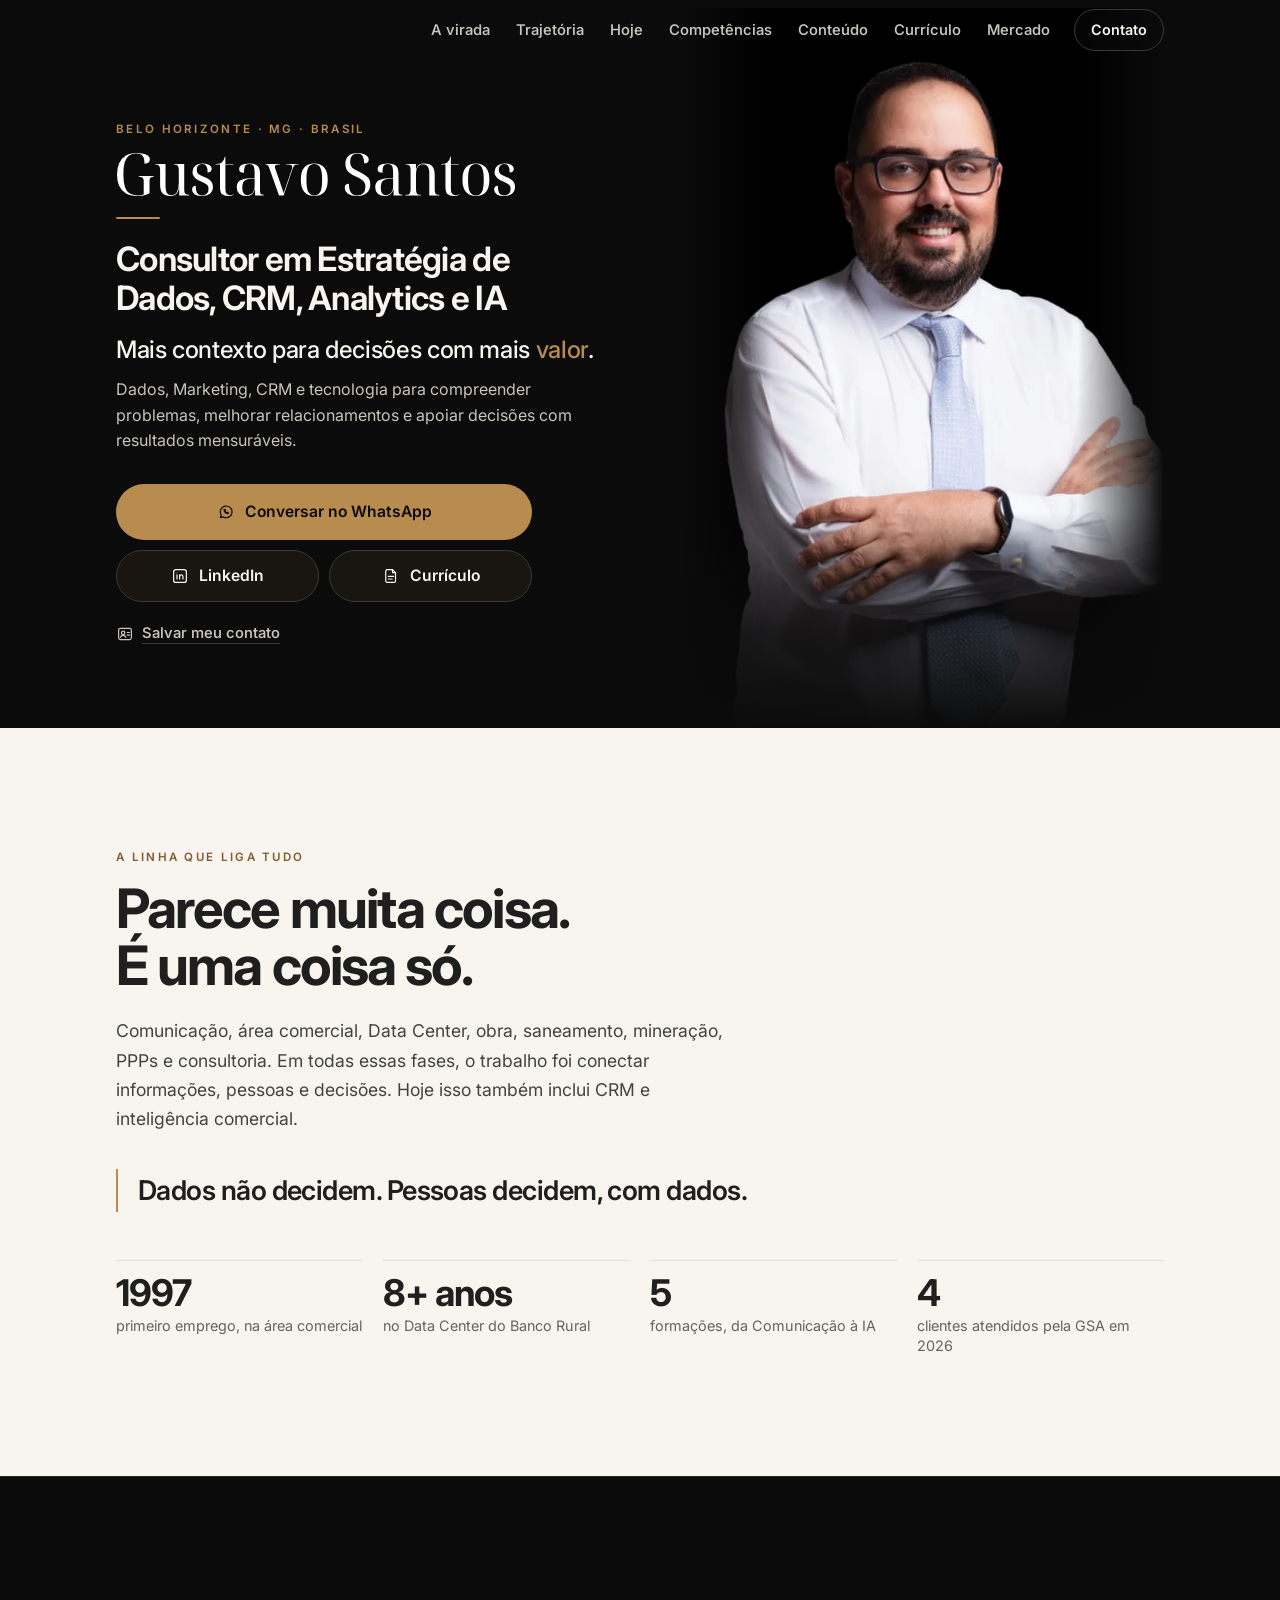
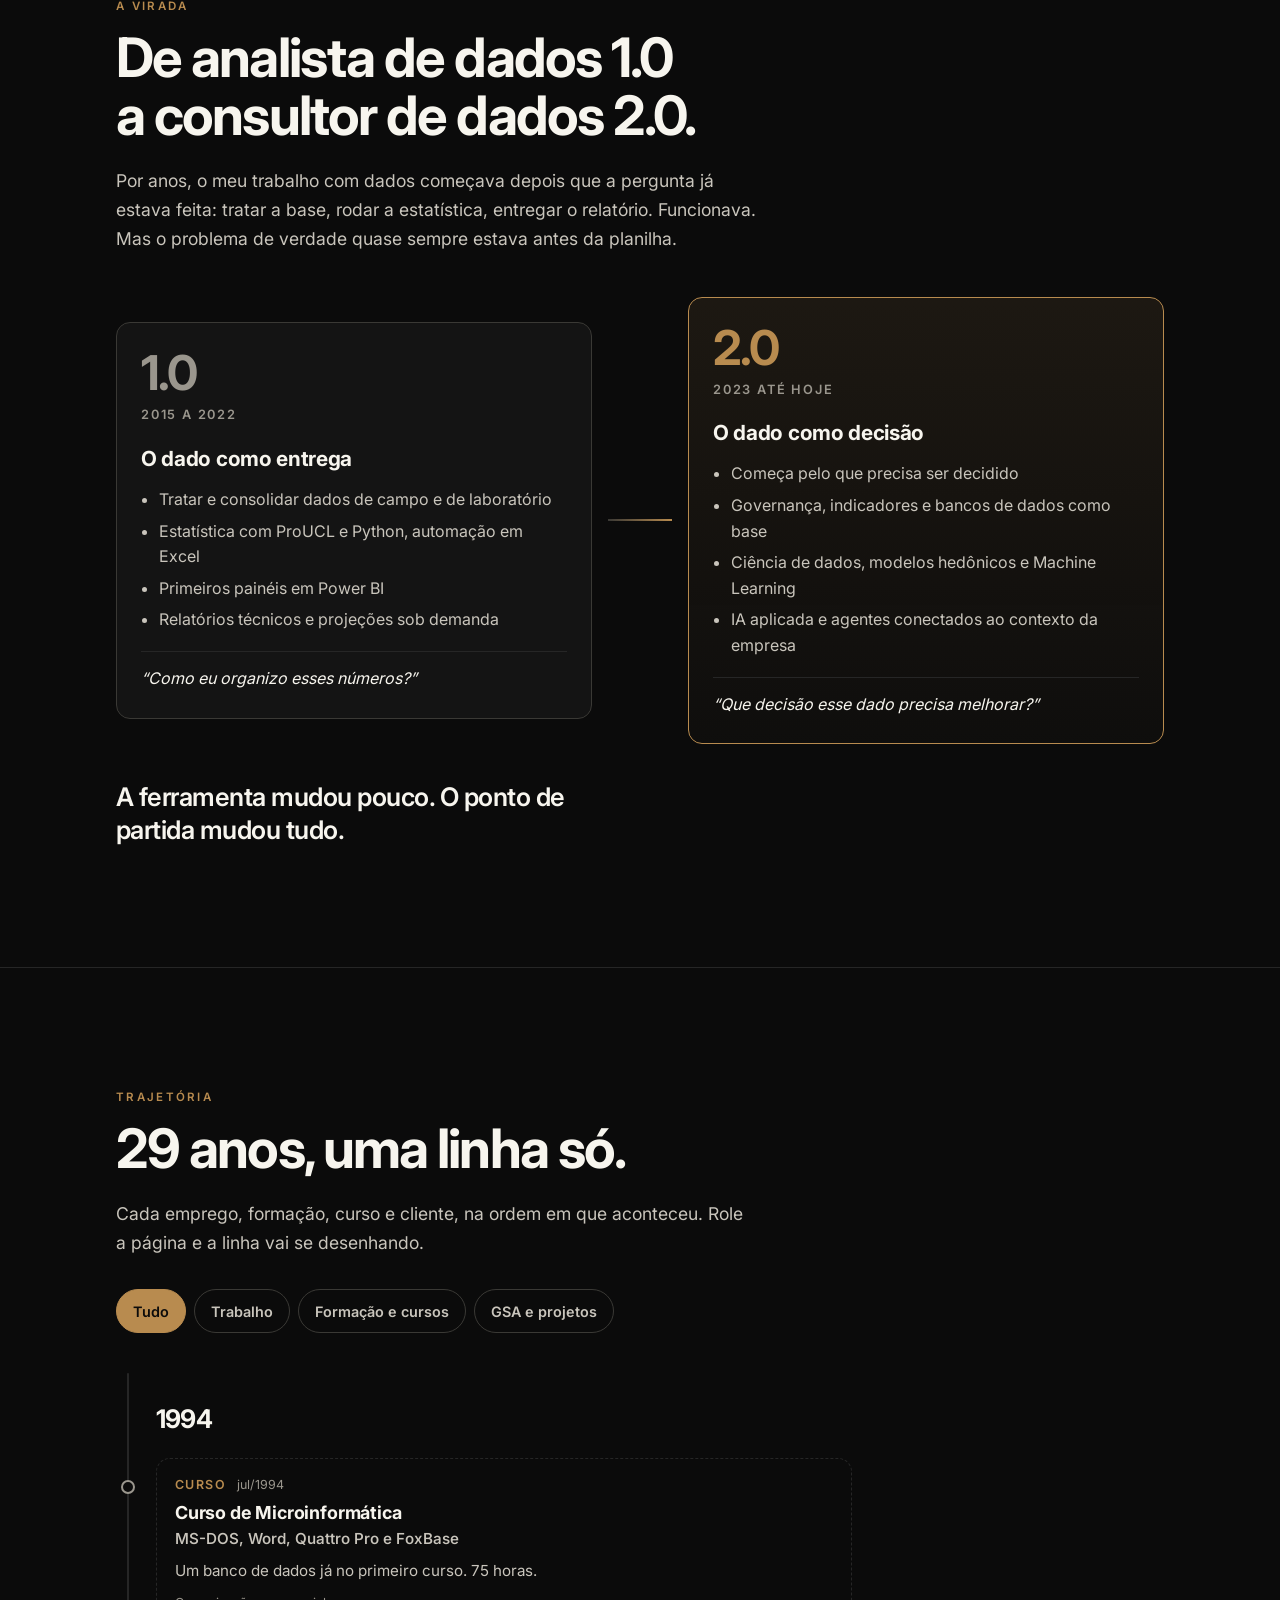
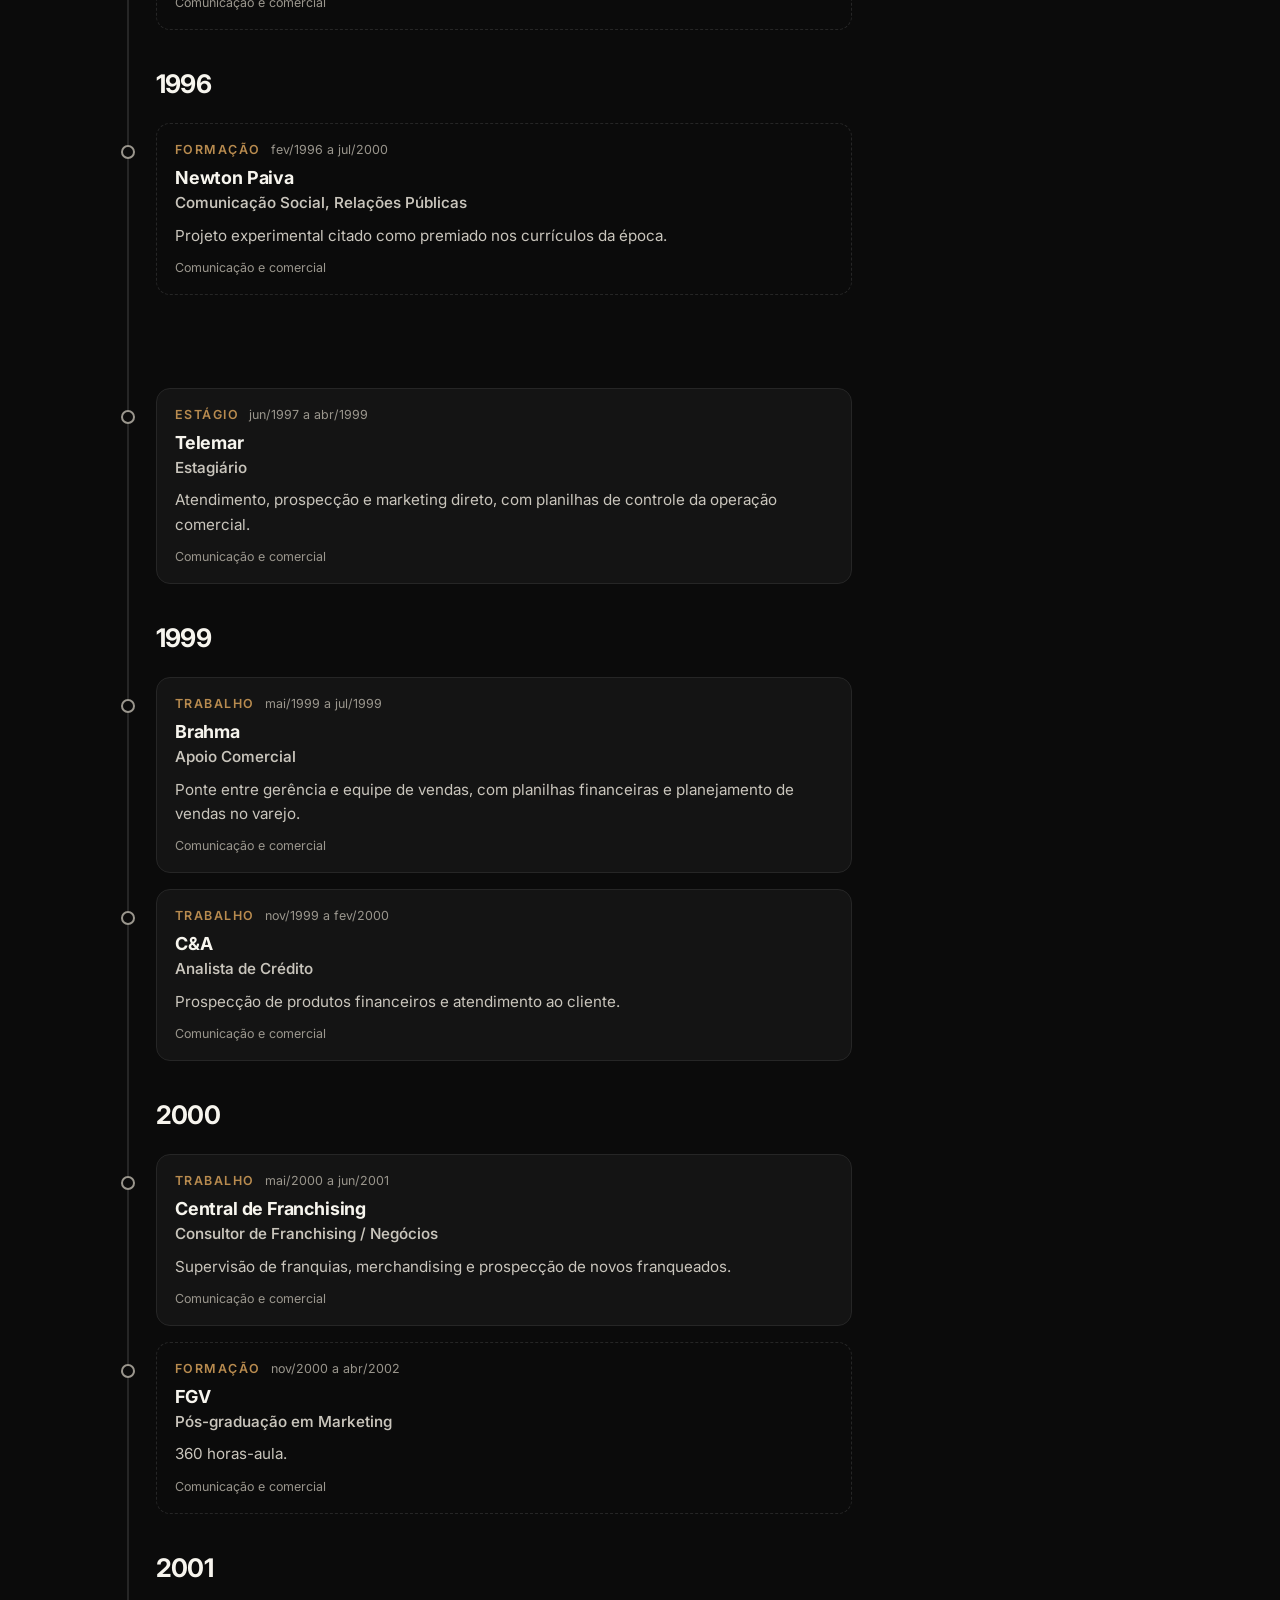
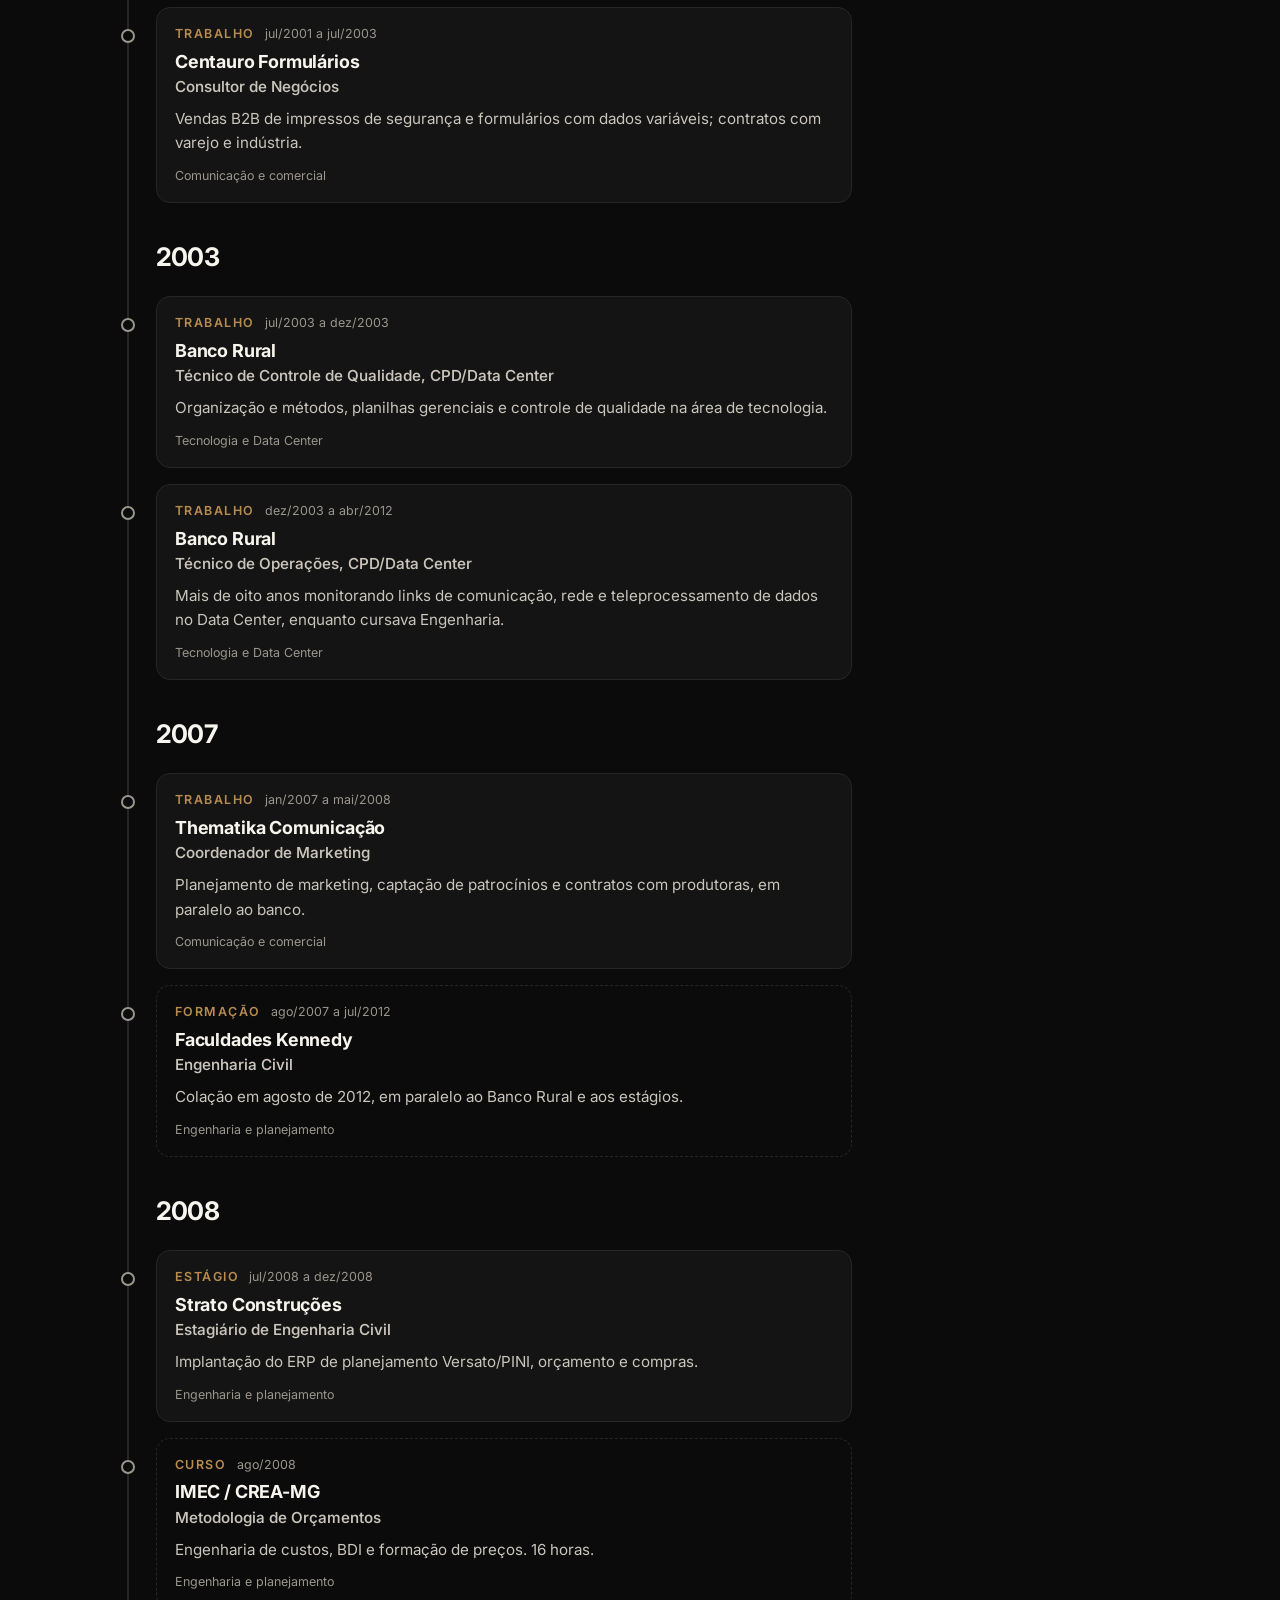
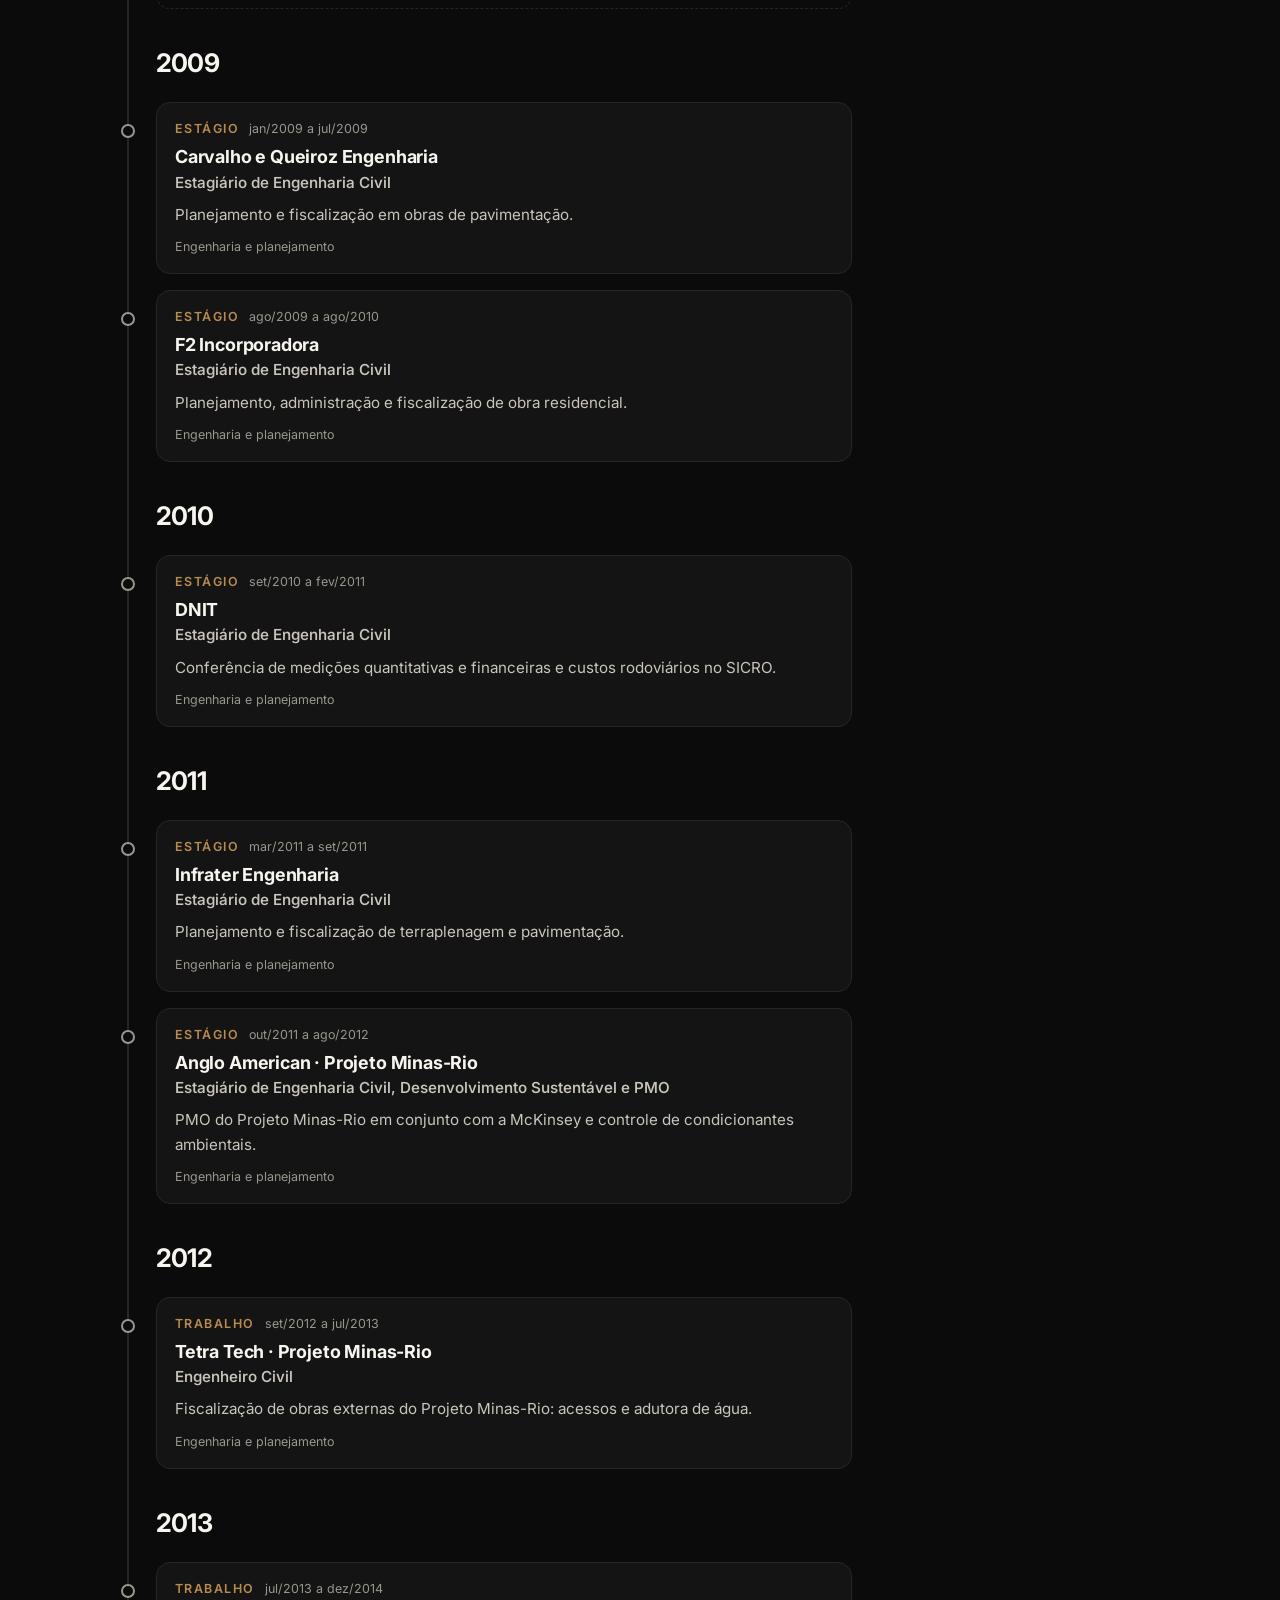
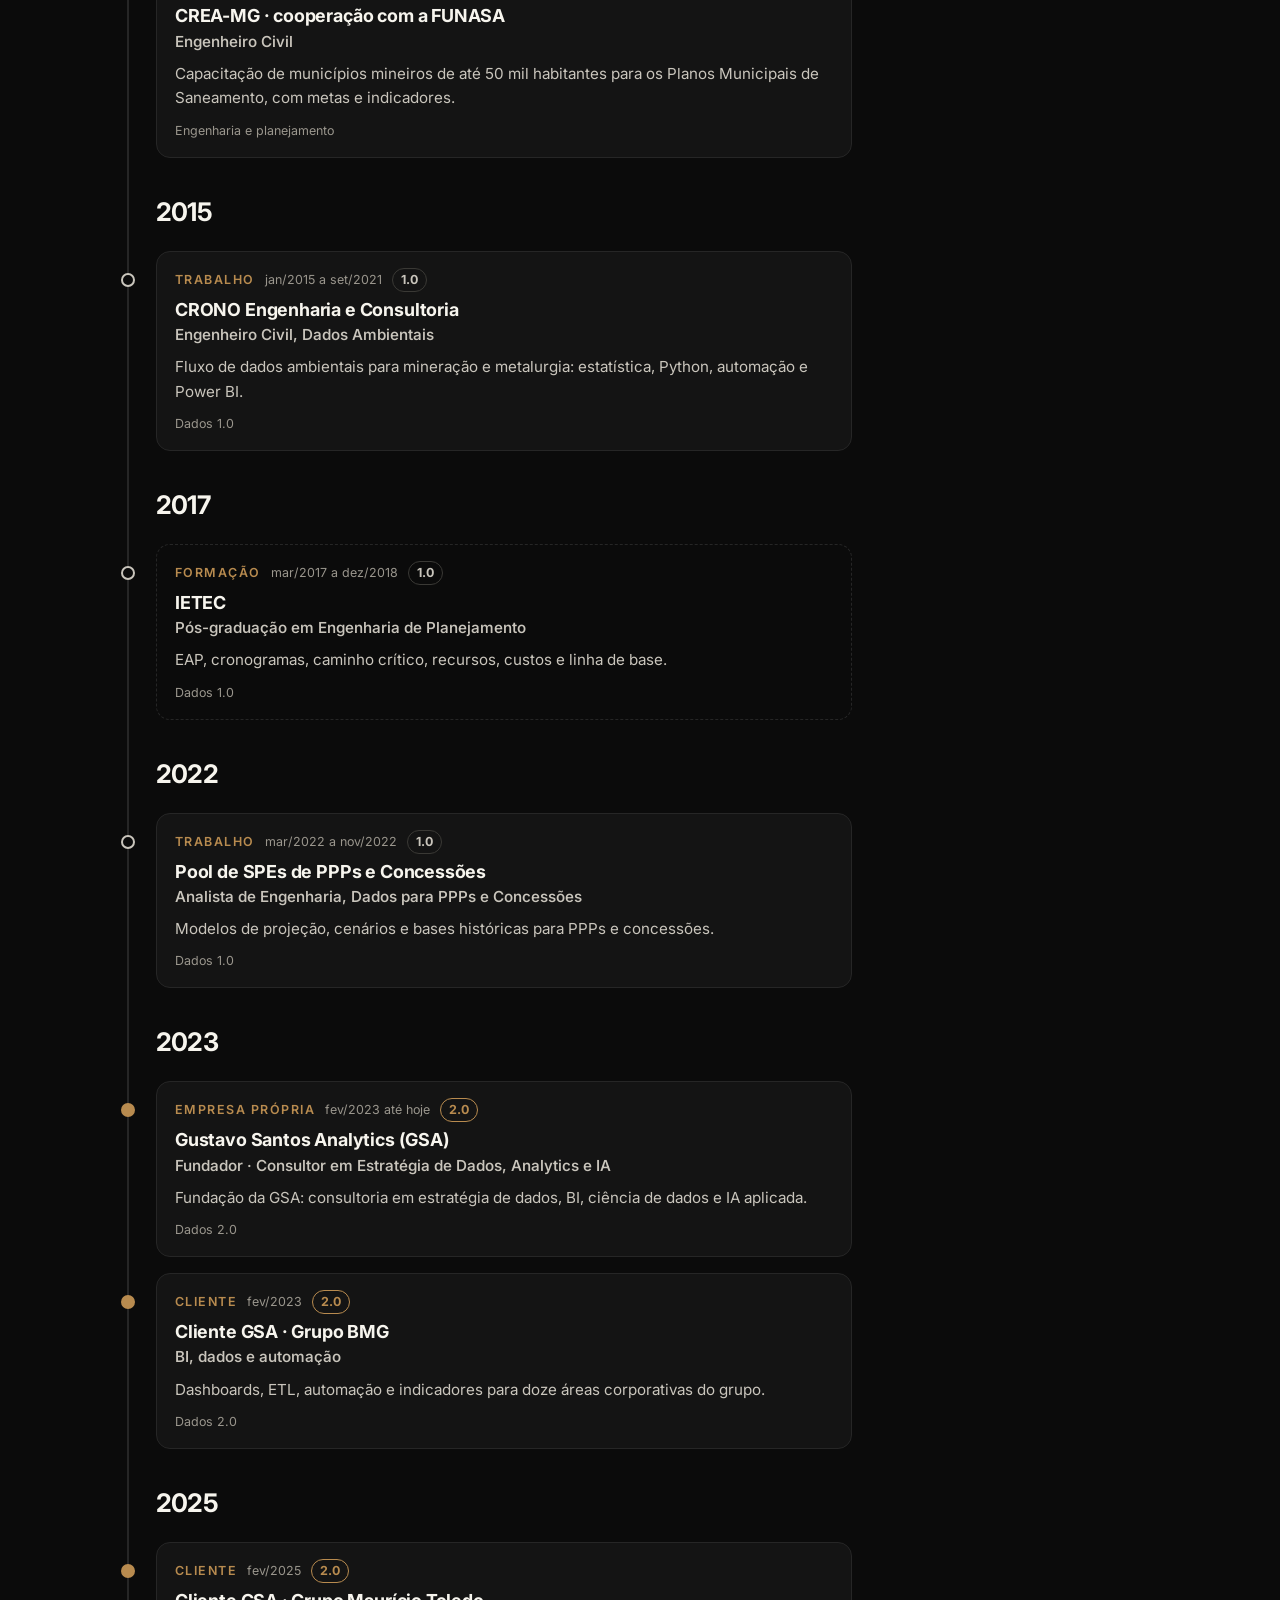
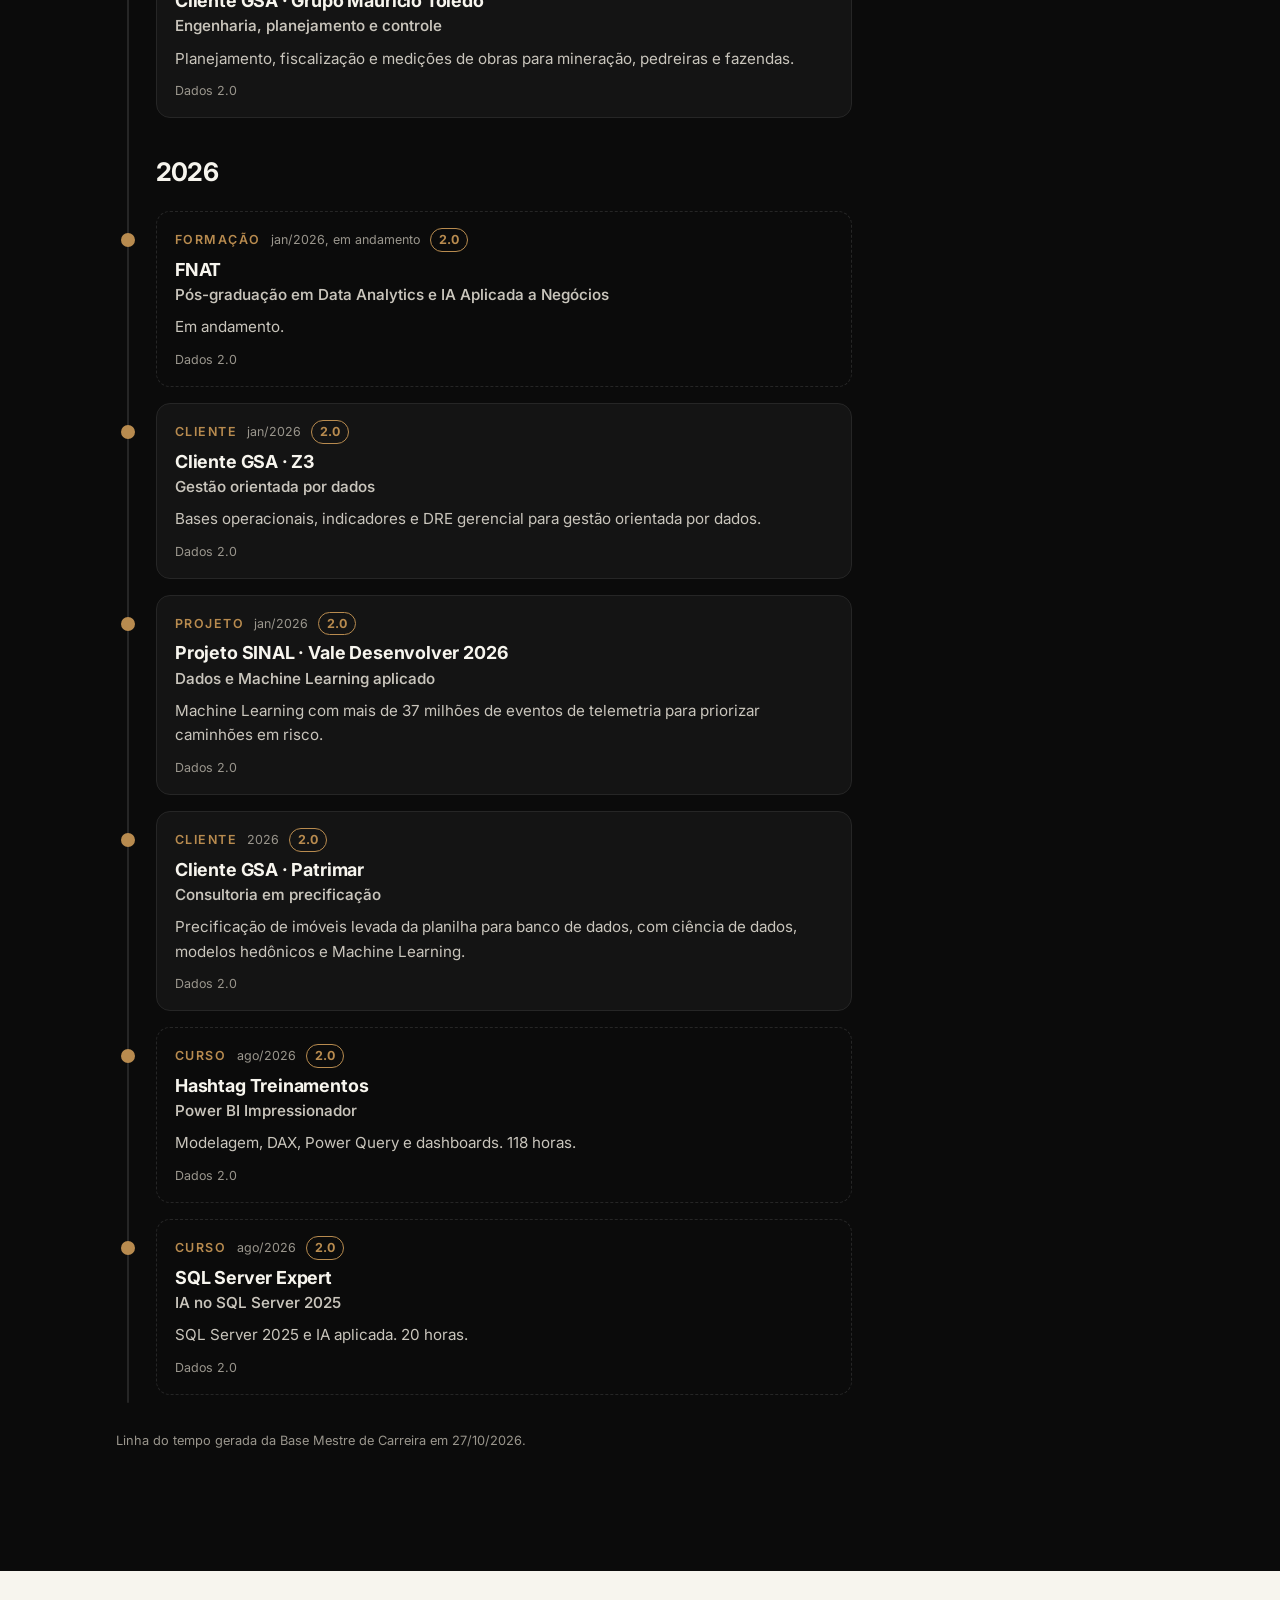
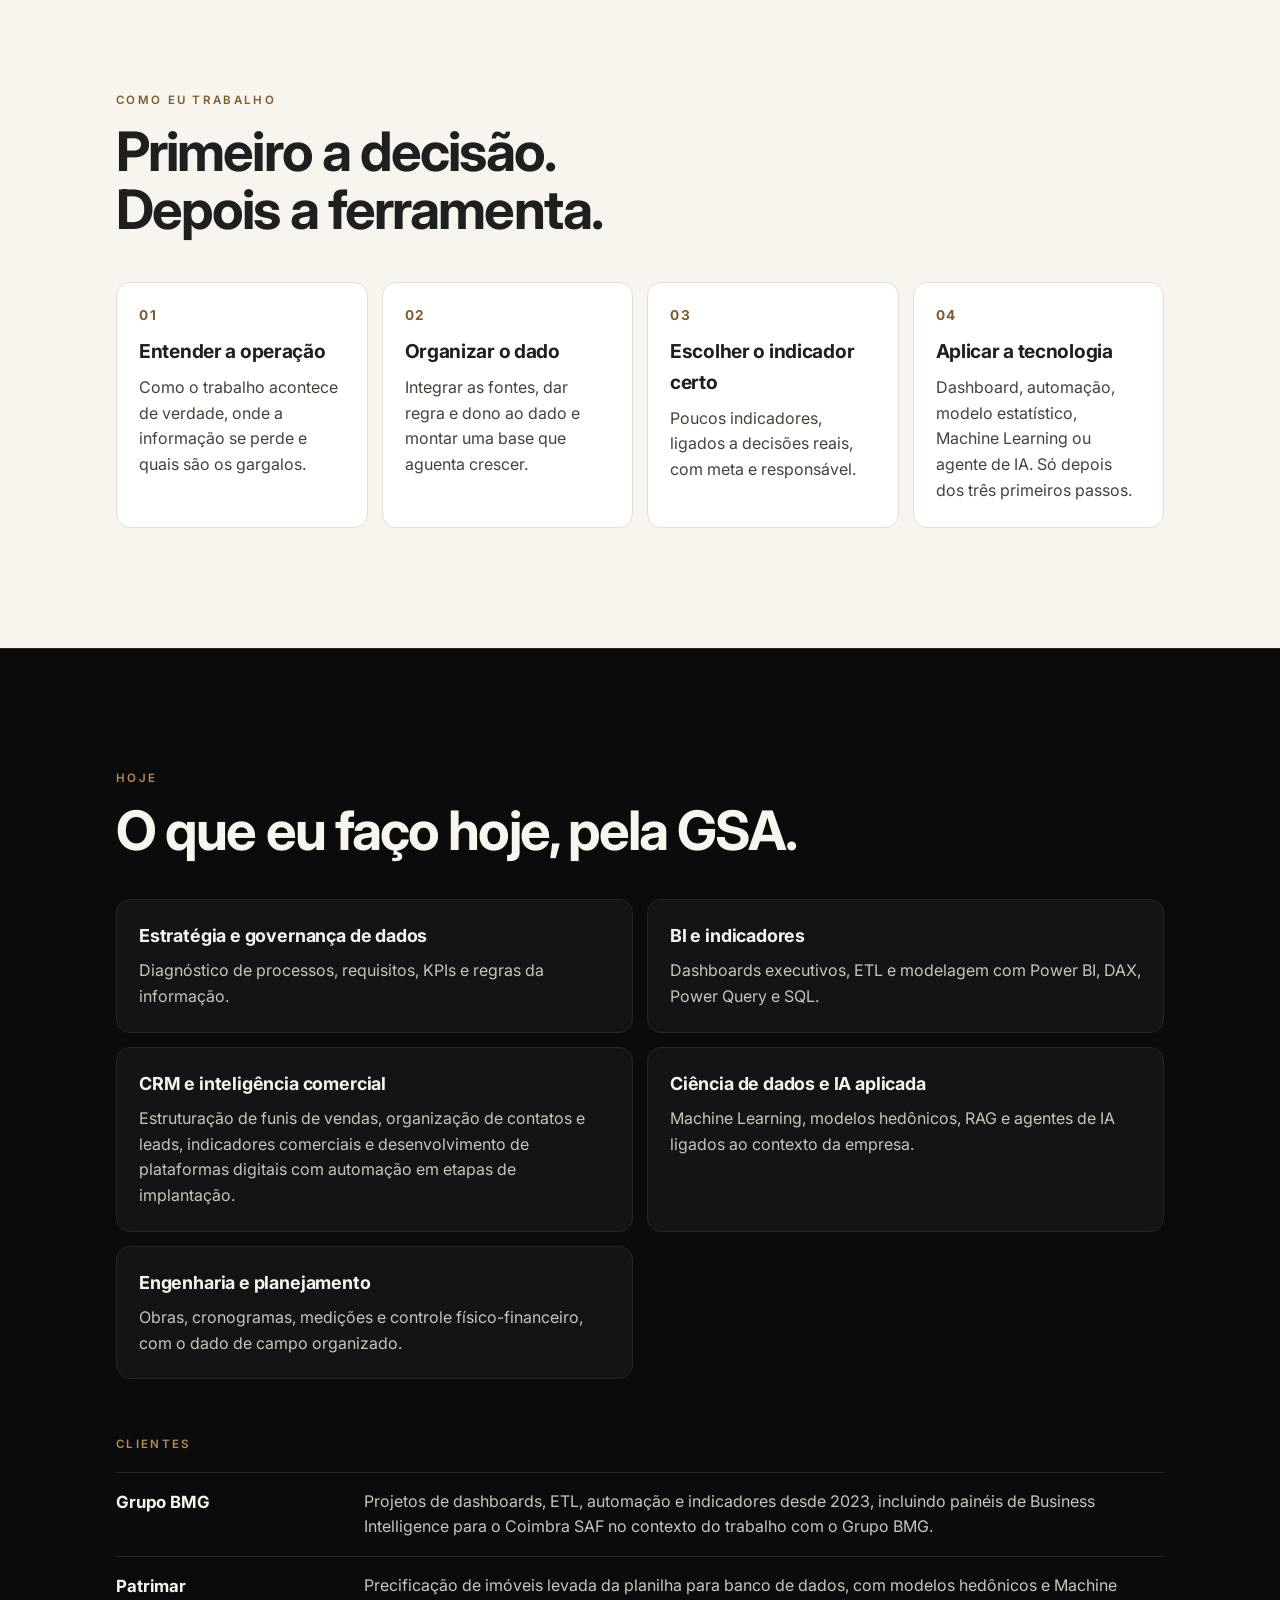
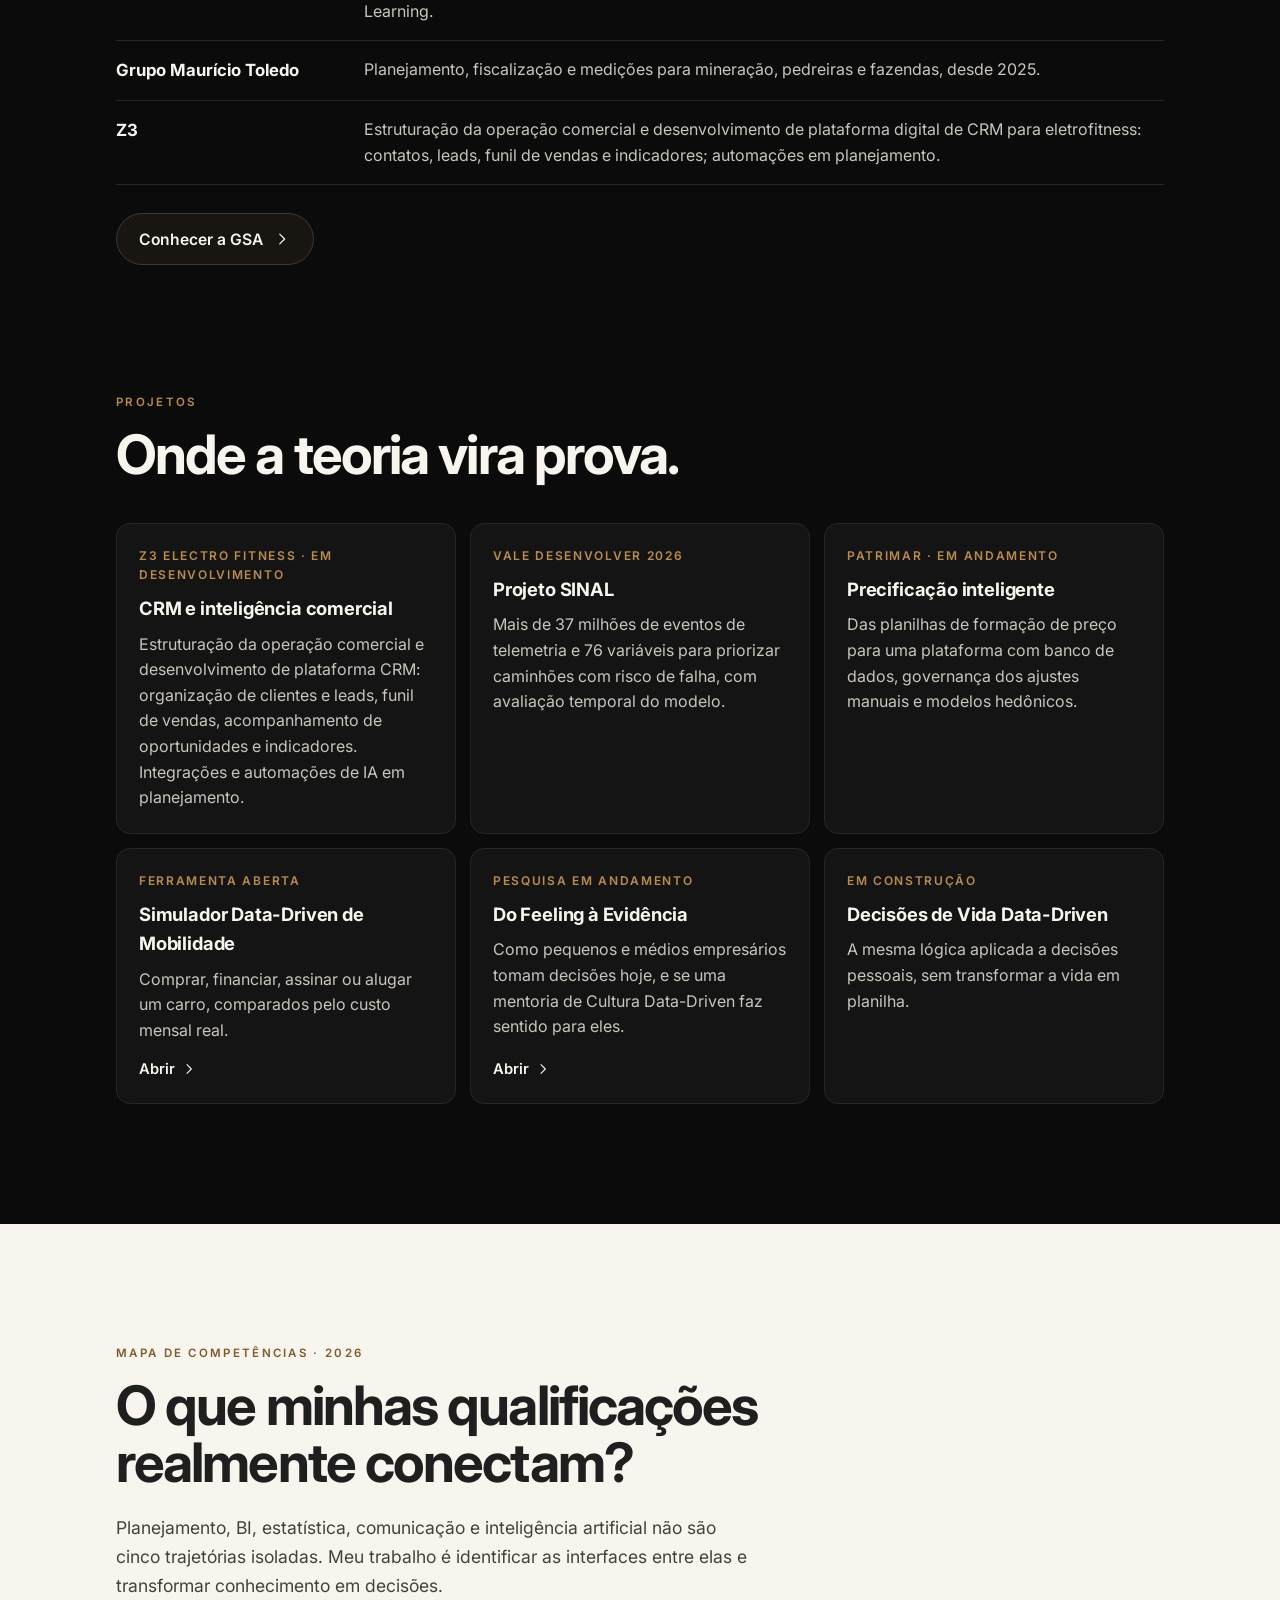
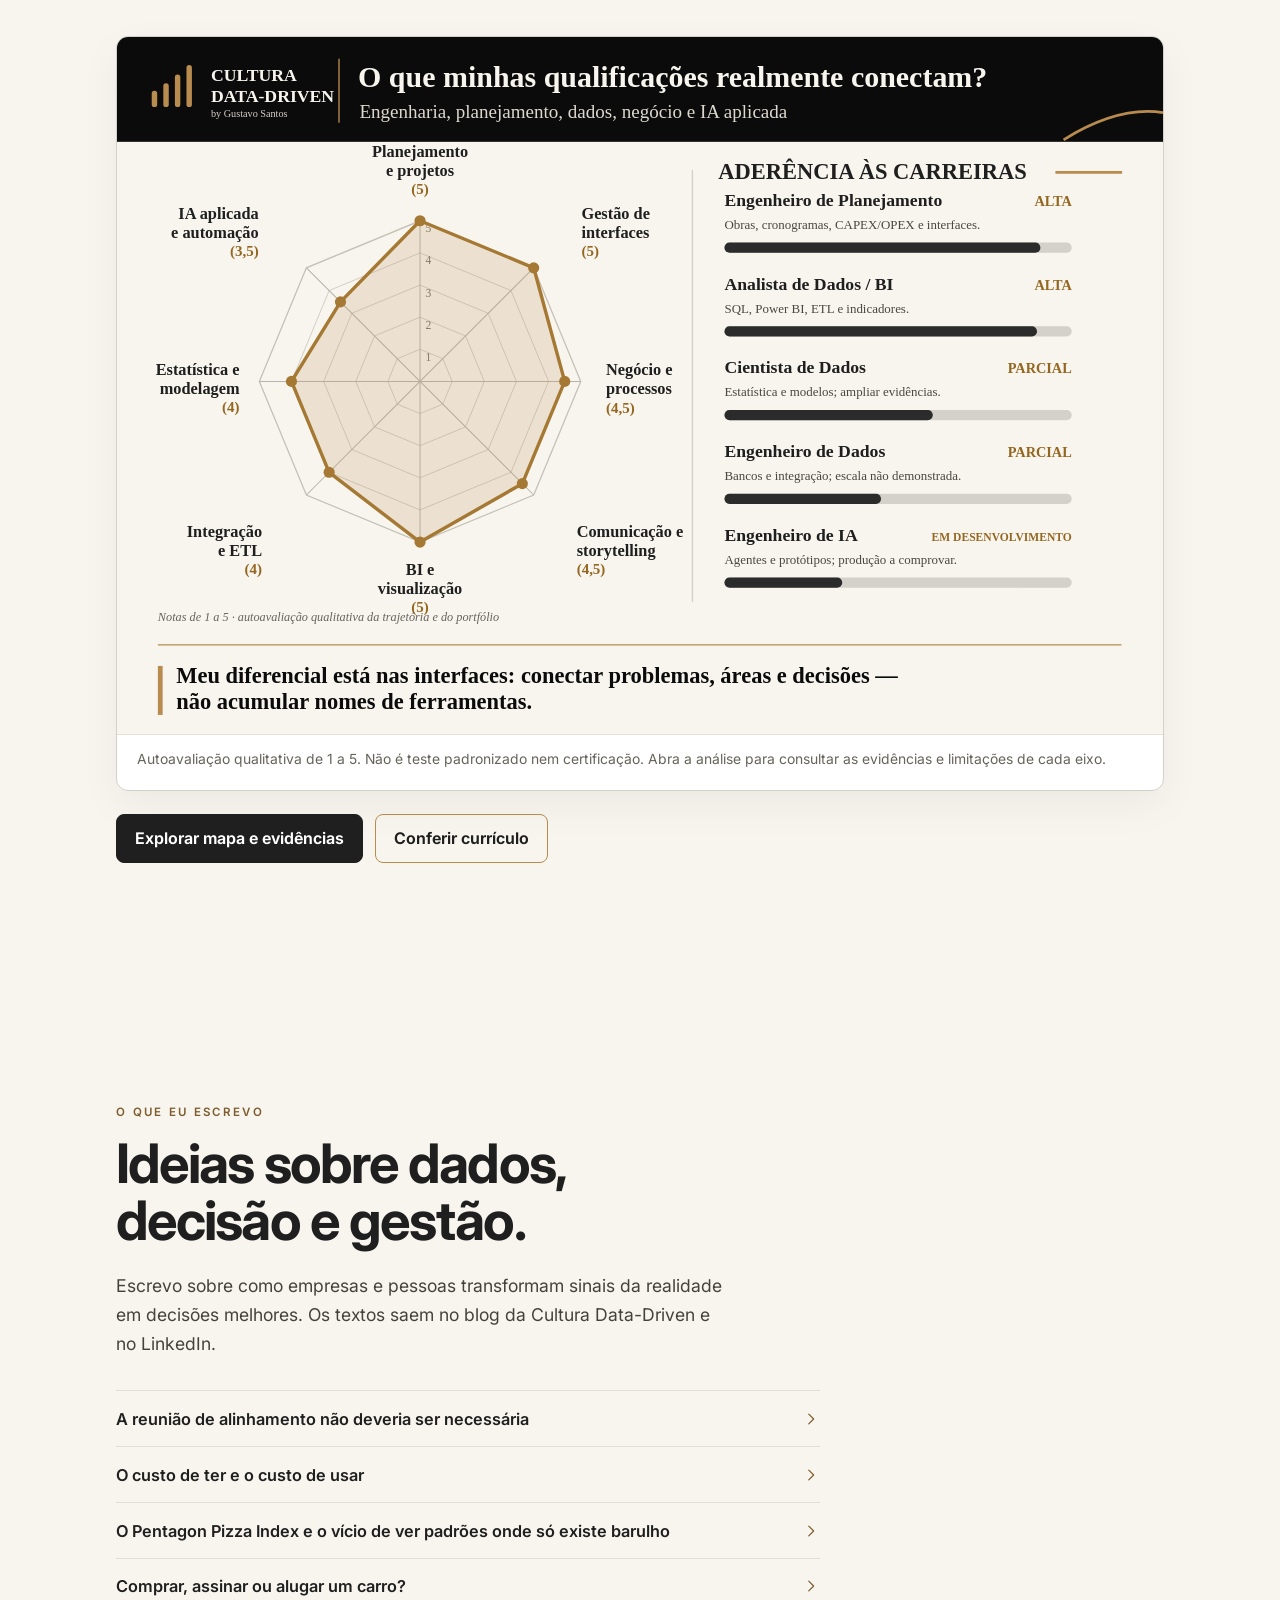
<file: index.html>
<!doctype html>
<html lang="pt-BR">
  <head>
    <meta charset="utf-8">
    <meta name="viewport" content="width=device-width, initial-scale=1, viewport-fit=cover">
    <title>Gustavo Santos | Dados, BI, CRM, Analytics e IA</title>
    <meta name="description" content="Consultor em dados, BI, CRM, analytics e inteligência artificial em Belo Horizonte. Formação em Marketing pela FGV e Relações Públicas. Projetos de indicadores, inteligência comercial e automação.">
    <link rel="canonical" href="https://www.gustavosantos.net.br/">
    <meta name="author" content="Gustavo Santos">
    <meta property="og:type" content="profile">
    <meta property="og:locale" content="pt_BR">
    <meta property="og:title" content="Gustavo Santos | Dados, BI, CRM, Analytics e IA">
    <meta property="og:description" content="Consultor em dados, BI, CRM, analytics e inteligência artificial em Belo Horizonte. Formação em Marketing pela FGV e Relações Públicas. Projetos de indicadores, inteligência comercial e automação.">
    <meta property="og:url" content="https://www.gustavosantos.net.br/">
    <meta property="og:image" content="https://www.gustavosantos.net.br/assets/social/gustavo-og.jpg">
    <meta property="og:image:width" content="1200">
    <meta property="og:image:height" content="630">
    <meta property="og:image:alt" content="Gustavo Santos, consultor em Dados, BI, CRM, Analytics e IA">
    <meta name="twitter:card" content="summary_large_image">
    <meta name="twitter:image" content="https://www.gustavosantos.net.br/assets/social/gustavo-og.jpg">
    <meta name="theme-color" content="#0B0B0B">
    <link rel="icon" href="/assets/icons/favicon-48.png" type="image/png">
    <link rel="apple-touch-icon" href="/assets/icons/apple-touch-icon.png">
    <link rel="alternate" type="text/plain" href="/llms.txt" title="Perfil em texto para IAs">
    <link rel="preload" as="image" href="/assets/profile/gustavo-hero.webp" fetchpriority="high">
    <script type="application/ld+json">{"@context":"https://schema.org","@type":"Person","name":"Gustavo Santos","jobTitle":"Consultor em Estratégia de Dados, CRM, Analytics e IA","description":"Consultor em dados, BI, CRM, analytics e inteligência artificial em Belo Horizonte. Formação em Marketing pela FGV e Relações Públicas. Projetos de indicadores, inteligência comercial e automação.","url":"https://www.gustavosantos.net.br/","image":"https://www.gustavosantos.net.br/assets/profile/gustavo.webp","email":"mailto:contato@gustavosantos.net.br","address":{"@type":"PostalAddress","addressLocality":"Belo Horizonte","addressRegion":"MG","addressCountry":"BR"},"worksFor":{"@type":"Organization","name":"Gustavo Santos Analytics (GSA)","url":"https://culturadatadriven.com/gsa"},"alumniOf":[{"@type":"EducationalOrganization","name":"Newton Paiva"},{"@type":"EducationalOrganization","name":"FGV"},{"@type":"EducationalOrganization","name":"Faculdades Kennedy"},{"@type":"EducationalOrganization","name":"IETEC"},{"@type":"EducationalOrganization","name":"FNAT"}],"knowsAbout":["Estratégia de Dados","Business Intelligence","Power BI","DAX","Power Query","SQL","SQL Server","PostgreSQL","Python","ETL","Modelagem de Dados","Governança de Dados","KPIs","Dashboards Executivos","Storytelling com Dados","Análise Estatística","Precificação Hedônica","Excel Avançado","CRM","Gestão de Relacionamento com Clientes","Inteligência Comercial","Funil de Vendas","Gestão de Leads","Indicadores Comerciais","Marketing Analítico","Segmentação de Clientes","Jornada do Cliente","Planejamento de Automações","Inteligência Artificial Aplicada","Agentes de IA"],"sameAs":["https://www.linkedin.com/in/culturadatadriven","https://www.instagram.com/gustavosantos_1105","https://gustavosantos-card.netlify.app","https://culturadatadriven.com"]}</script>
    <script type="module" crossorigin src="/static/home-C6aKJi_n.js"></script>
    <link rel="modulepreload" crossorigin href="/static/fonts-B2ny5L3U.js">
    <link rel="stylesheet" crossorigin href="/static/fonts-BYbeZTBM.css">
    <link rel="stylesheet" crossorigin href="/static/home-B0u1kQiw.css">
    <link rel="stylesheet" href="/assets/competencias/mapa-competencias.css">
  </head>
  <body class="pagina-home">

<a class="skip-link" href="#linha">Pular para o conteúdo</a>

<nav class="nav" data-nav aria-label="Navegação principal">
  <div class="nav-inner">
    <a class="nav-marca" href="#topo" aria-label="Gustavo Santos, início">
      <img src="/assets/brand/gustavo_wordmark_dark.svg" alt="" width="150" height="17">
    </a>
    <ul class="nav-links" role="list">
      <li><a href="#virada">A virada</a></li>
      <li><a href="#trajetoria">Trajetória</a></li>
      <li><a href="#hoje">Hoje</a></li>
      <li><a href="#competencias">Competências</a></li>
      <li><a href="#conteudo">Conteúdo</a></li>
      <li><a href="/curriculo/" data-umami-event="nav_curriculo">Currículo</a></li>
      <li><a href="/mercado/" data-umami-event="nav_mercado">Mercado</a></li>
    </ul>
    <a class="nav-cta" href="#contato">Contato</a>
  </div>
</nav>

<header class="hero" id="topo">
  <div class="hero-inner">
    <figure class="hero-photo">
      <img src="/assets/profile/gustavo-hero.webp" width="853" height="980"
        alt="Gustavo Santos de camisa branca e gravata, braços cruzados, sorrindo" fetchpriority="high" decoding="async">
    </figure>
    <div class="hero-text">
      <p class="eyebrow">Belo Horizonte · MG · Brasil</p>
      <h1 class="name"><span class="sr-only">Gustavo Santos</span>
        <img class="wordmark" src="/assets/brand/gustavo_wordmark_dark.svg" alt="" width="360" height="40"></h1>
      <span class="rule" aria-hidden="true"></span>
      <p class="title">Consultor em Estratégia de Dados, CRM, Analytics e IA</p>
      <p class="frase">Mais contexto para decisões com mais <span class="gold">valor</span>.</p>
      <p class="apoio">Dados, Marketing, CRM e tecnologia para compreender problemas, melhorar relacionamentos e apoiar decisões com resultados mensuráveis.</p>
      <div class="actions">
        <a class="btn btn--primary" href="https://wa.me/5531991988289?text=Ol%C3%A1%2C%20Gustavo!%20Vim%20pelo%20seu%20site." target="_blank" rel="noopener noreferrer" data-umami-event="hero_whatsapp"><svg class="icon" viewBox="0 0 24 24" width="20" height="20" fill="none" stroke="currentColor" stroke-width="1.6" stroke-linecap="round" stroke-linejoin="round" aria-hidden="true" focusable="false"><path d="M4.5 19.5l1.1-3.6A7.8 7.8 0 1 1 8.4 18.6z"/><path d="M9.3 9.1c.2 2.6 2.4 4.9 5 5.2l.9-1.2-1.6-.8-.7.7c-.9-.4-1.7-1.2-2.1-2.1l.7-.7-.8-1.6z"/></svg><span>Conversar no WhatsApp</span></a>
        <div class="actions-row">
          <a class="btn btn--secondary" href="https://www.linkedin.com/in/culturadatadriven" target="_blank" rel="noopener noreferrer" data-umami-event="hero_linkedin"><svg class="icon" viewBox="0 0 24 24" width="20" height="20" fill="none" stroke="currentColor" stroke-width="1.6" stroke-linecap="round" stroke-linejoin="round" aria-hidden="true" focusable="false"><rect x="3.5" y="3.5" width="17" height="17" rx="3"/><path d="M8 10.5V16"/><circle cx="8" cy="7.9" r=".6" fill="currentColor" stroke="none"/><path d="M11.5 16v-5.5M11.5 13c0-1.6 1-2.6 2.3-2.6s2.2.9 2.2 2.5V16"/></svg><span>LinkedIn</span></a>
          <a class="btn btn--secondary" href="/curriculo/" data-umami-event="hero_curriculo"><svg class="icon" viewBox="0 0 24 24" width="20" height="20" fill="none" stroke="currentColor" stroke-width="1.6" stroke-linecap="round" stroke-linejoin="round" aria-hidden="true" focusable="false"><path d="M7 3.5h7l4 4v11a2 2 0 0 1-2 2H7a2 2 0 0 1-2-2v-13a2 2 0 0 1 2-2z"/><path d="M14 3.5v4h4M8.5 12.5h7M8.5 16h5"/></svg><span>Currículo</span></a>
        </div>
        <a class="link-sutil" href="https://gustavosantos-card.netlify.app/contato/gustavo-santos.vcf" data-umami-event="hero_salvar_contato"><svg class="icon" viewBox="0 0 24 24" width="20" height="20" fill="none" stroke="currentColor" stroke-width="1.6" stroke-linecap="round" stroke-linejoin="round" aria-hidden="true" focusable="false"><rect x="3.5" y="4.5" width="17" height="15" rx="2.5"/><circle cx="9.5" cy="10.5" r="2.25"/><path d="M5.8 16.5c.6-1.7 2-2.6 3.7-2.6s3.1.9 3.7 2.6"/><path d="M15 10h3M15 13.5h3"/></svg><span>Salvar meu contato</span></a>
      </div>
    </div>
  </div>
</header>
<main id="conteudo-principal">
  
<section class="band band--ivory" id="linha" aria-labelledby="linha-t">
  <div class="wrap">
    <p class="eyebrow">A linha que liga tudo</p>
    <h2 class="display" id="linha-t">Parece muita coisa. É uma coisa só.</h2>
    <p class="lead">Comunicação, área comercial, Data Center, obra, saneamento, mineração, PPPs e consultoria. Em todas essas fases, o trabalho foi conectar informações, pessoas e decisões. Hoje isso também inclui CRM e inteligência comercial.</p>
    <blockquote class="citacao"><p>Dados não decidem. Pessoas decidem, com dados.</p></blockquote>
    <ul class="numeros" role="list">
      <li><strong>1997</strong><span>primeiro emprego, na área comercial</span></li><li><strong>8+ anos</strong><span>no Data Center do Banco Rural</span></li><li><strong>5</strong><span>formações, da Comunicação à IA</span></li><li><strong>4</strong><span>clientes atendidos pela GSA em 2026</span></li>
    </ul>
  </div>
</section>
  
<section class="band band--dark" id="virada" aria-labelledby="virada-t">
  <div class="wrap">
    <p class="eyebrow">A virada</p>
    <h2 class="display" id="virada-t">De analista de dados 1.0 a consultor de dados 2.0.</h2>
    <p class="lead">Por anos, o meu trabalho com dados começava depois que a pergunta já estava feita: tratar a base, rodar a estatística, entregar o relatório. Funcionava. Mas o problema de verdade quase sempre estava antes da planilha.</p>
    <div class="versoes">
      
    <article class="versao versao--1">
      <p class="versao-num">1.0</p>
      <p class="versao-periodo">2015 a 2022</p>
      <h3>O dado como entrega</h3>
      <ul role="list"><li>Tratar e consolidar dados de campo e de laboratório</li><li>Estatística com ProUCL e Python, automação em Excel</li><li>Primeiros painéis em Power BI</li><li>Relatórios técnicos e projeções sob demanda</li></ul>
      <p class="versao-pergunta">“Como eu organizo esses números?”</p>
    </article>
      <span class="versao-seta" aria-hidden="true"></span>
      
    <article class="versao versao--2">
      <p class="versao-num">2.0</p>
      <p class="versao-periodo">2023 até hoje</p>
      <h3>O dado como decisão</h3>
      <ul role="list"><li>Começa pelo que precisa ser decidido</li><li>Governança, indicadores e bancos de dados como base</li><li>Ciência de dados, modelos hedônicos e Machine Learning</li><li>IA aplicada e agentes conectados ao contexto da empresa</li></ul>
      <p class="versao-pergunta">“Que decisão esse dado precisa melhorar?”</p>
    </article>
    </div>
    <p class="fecho">A ferramenta mudou pouco. O ponto de partida mudou tudo.</p>
  </div>
</section>
  
<section class="band band--dark band--linha" id="trajetoria" aria-labelledby="trajetoria-t">
  <div class="wrap">
    <p class="eyebrow">Trajetória</p>
    <h2 class="display" id="trajetoria-t">29 anos, uma linha só.</h2>
    <p class="lead">Cada emprego, formação, curso e cliente, na ordem em que aconteceu. Role a página e a linha vai se desenhando.</p>
    <div class="filtros" role="group" aria-label="Filtrar a linha do tempo">
      <button type="button" aria-pressed="true" data-filtro="tudo">Tudo</button>
      <button type="button" aria-pressed="false" data-filtro="trabalho">Trabalho</button>
      <button type="button" aria-pressed="false" data-filtro="formacao">Formação e cursos</button>
      <button type="button" aria-pressed="false" data-filtro="gsa">GSA e projetos</button>
    </div>
    <div class="timeline-wrap">
      <span class="tl-trilho" aria-hidden="true"><span class="tl-progresso" data-progresso></span></span>
      <ol class="timeline" data-timeline><li class="tl-ano" aria-hidden="true"><span>1994</span></li>
      <li class="tl-item" data-grupo="formacao" data-tipo="curso" data-fase="comunicacao">
        <span class="tl-dot" aria-hidden="true"></span>
        <div class="tl-card">
          <p class="tl-meta"><span class="tl-tipo">Curso</span><time>jul/1994</time></p>
          <h3>Curso de Microinformática</h3>
          <p class="tl-papel">MS-DOS, Word, Quattro Pro e FoxBase</p>
          <p class="tl-resumo">Um banco de dados já no primeiro curso. 75 horas.</p>
          <p class="tl-fase">Comunicação e comercial</p>
        </div>
      </li><li class="tl-ano" aria-hidden="true"><span>1996</span></li>
      <li class="tl-item" data-grupo="formacao" data-tipo="formacao" data-fase="comunicacao">
        <span class="tl-dot" aria-hidden="true"></span>
        <div class="tl-card">
          <p class="tl-meta"><span class="tl-tipo">Formação</span><time>fev/1996 a jul/2000</time></p>
          <h3>Newton Paiva</h3>
          <p class="tl-papel">Comunicação Social, Relações Públicas</p>
          <p class="tl-resumo">Projeto experimental citado como premiado nos currículos da época.</p>
          <p class="tl-fase">Comunicação e comercial</p>
        </div>
      </li><li class="tl-ano" aria-hidden="true"><span>1997</span></li>
      <li class="tl-item" data-grupo="trabalho" data-tipo="estagio" data-fase="comunicacao">
        <span class="tl-dot" aria-hidden="true"></span>
        <div class="tl-card">
          <p class="tl-meta"><span class="tl-tipo">Estágio</span><time>jun/1997 a abr/1999</time></p>
          <h3>Telemar</h3>
          <p class="tl-papel">Estagiário</p>
          <p class="tl-resumo">Atendimento, prospecção e marketing direto, com planilhas de controle da operação comercial.</p>
          <p class="tl-fase">Comunicação e comercial</p>
        </div>
      </li><li class="tl-ano" aria-hidden="true"><span>1999</span></li>
      <li class="tl-item" data-grupo="trabalho" data-tipo="trabalho" data-fase="comunicacao">
        <span class="tl-dot" aria-hidden="true"></span>
        <div class="tl-card">
          <p class="tl-meta"><span class="tl-tipo">Trabalho</span><time>mai/1999 a jul/1999</time></p>
          <h3>Brahma</h3>
          <p class="tl-papel">Apoio Comercial</p>
          <p class="tl-resumo">Ponte entre gerência e equipe de vendas, com planilhas financeiras e planejamento de vendas no varejo.</p>
          <p class="tl-fase">Comunicação e comercial</p>
        </div>
      </li>
      <li class="tl-item" data-grupo="trabalho" data-tipo="trabalho" data-fase="comunicacao">
        <span class="tl-dot" aria-hidden="true"></span>
        <div class="tl-card">
          <p class="tl-meta"><span class="tl-tipo">Trabalho</span><time>nov/1999 a fev/2000</time></p>
          <h3>C&amp;A</h3>
          <p class="tl-papel">Analista de Crédito</p>
          <p class="tl-resumo">Prospecção de produtos financeiros e atendimento ao cliente.</p>
          <p class="tl-fase">Comunicação e comercial</p>
        </div>
      </li><li class="tl-ano" aria-hidden="true"><span>2000</span></li>
      <li class="tl-item" data-grupo="trabalho" data-tipo="trabalho" data-fase="comunicacao">
        <span class="tl-dot" aria-hidden="true"></span>
        <div class="tl-card">
          <p class="tl-meta"><span class="tl-tipo">Trabalho</span><time>mai/2000 a jun/2001</time></p>
          <h3>Central de Franchising</h3>
          <p class="tl-papel">Consultor de Franchising / Negócios</p>
          <p class="tl-resumo">Supervisão de franquias, merchandising e prospecção de novos franqueados.</p>
          <p class="tl-fase">Comunicação e comercial</p>
        </div>
      </li>
      <li class="tl-item" data-grupo="formacao" data-tipo="formacao" data-fase="comunicacao">
        <span class="tl-dot" aria-hidden="true"></span>
        <div class="tl-card">
          <p class="tl-meta"><span class="tl-tipo">Formação</span><time>nov/2000 a abr/2002</time></p>
          <h3>FGV</h3>
          <p class="tl-papel">Pós-graduação em Marketing</p>
          <p class="tl-resumo">360 horas-aula.</p>
          <p class="tl-fase">Comunicação e comercial</p>
        </div>
      </li><li class="tl-ano" aria-hidden="true"><span>2001</span></li>
      <li class="tl-item" data-grupo="trabalho" data-tipo="trabalho" data-fase="comunicacao">
        <span class="tl-dot" aria-hidden="true"></span>
        <div class="tl-card">
          <p class="tl-meta"><span class="tl-tipo">Trabalho</span><time>jul/2001 a jul/2003</time></p>
          <h3>Centauro Formulários</h3>
          <p class="tl-papel">Consultor de Negócios</p>
          <p class="tl-resumo">Vendas B2B de impressos de segurança e formulários com dados variáveis; contratos com varejo e indústria.</p>
          <p class="tl-fase">Comunicação e comercial</p>
        </div>
      </li><li class="tl-ano" aria-hidden="true"><span>2003</span></li>
      <li class="tl-item" data-grupo="trabalho" data-tipo="trabalho" data-fase="tecnologia">
        <span class="tl-dot" aria-hidden="true"></span>
        <div class="tl-card">
          <p class="tl-meta"><span class="tl-tipo">Trabalho</span><time>jul/2003 a dez/2003</time></p>
          <h3>Banco Rural</h3>
          <p class="tl-papel">Técnico de Controle de Qualidade, CPD/Data Center</p>
          <p class="tl-resumo">Organização e métodos, planilhas gerenciais e controle de qualidade na área de tecnologia.</p>
          <p class="tl-fase">Tecnologia e Data Center</p>
        </div>
      </li>
      <li class="tl-item" data-grupo="trabalho" data-tipo="trabalho" data-fase="tecnologia">
        <span class="tl-dot" aria-hidden="true"></span>
        <div class="tl-card">
          <p class="tl-meta"><span class="tl-tipo">Trabalho</span><time>dez/2003 a abr/2012</time></p>
          <h3>Banco Rural</h3>
          <p class="tl-papel">Técnico de Operações, CPD/Data Center</p>
          <p class="tl-resumo">Mais de oito anos monitorando links de comunicação, rede e teleprocessamento de dados no Data Center, enquanto cursava Engenharia.</p>
          <p class="tl-fase">Tecnologia e Data Center</p>
        </div>
      </li><li class="tl-ano" aria-hidden="true"><span>2007</span></li>
      <li class="tl-item" data-grupo="trabalho" data-tipo="trabalho" data-fase="comunicacao">
        <span class="tl-dot" aria-hidden="true"></span>
        <div class="tl-card">
          <p class="tl-meta"><span class="tl-tipo">Trabalho</span><time>jan/2007 a mai/2008</time></p>
          <h3>Thematika Comunicação</h3>
          <p class="tl-papel">Coordenador de Marketing</p>
          <p class="tl-resumo">Planejamento de marketing, captação de patrocínios e contratos com produtoras, em paralelo ao banco.</p>
          <p class="tl-fase">Comunicação e comercial</p>
        </div>
      </li>
      <li class="tl-item" data-grupo="formacao" data-tipo="formacao" data-fase="engenharia">
        <span class="tl-dot" aria-hidden="true"></span>
        <div class="tl-card">
          <p class="tl-meta"><span class="tl-tipo">Formação</span><time>ago/2007 a jul/2012</time></p>
          <h3>Faculdades Kennedy</h3>
          <p class="tl-papel">Engenharia Civil</p>
          <p class="tl-resumo">Colação em agosto de 2012, em paralelo ao Banco Rural e aos estágios.</p>
          <p class="tl-fase">Engenharia e planejamento</p>
        </div>
      </li><li class="tl-ano" aria-hidden="true"><span>2008</span></li>
      <li class="tl-item" data-grupo="trabalho" data-tipo="estagio" data-fase="engenharia">
        <span class="tl-dot" aria-hidden="true"></span>
        <div class="tl-card">
          <p class="tl-meta"><span class="tl-tipo">Estágio</span><time>jul/2008 a dez/2008</time></p>
          <h3>Strato Construções</h3>
          <p class="tl-papel">Estagiário de Engenharia Civil</p>
          <p class="tl-resumo">Implantação do ERP de planejamento Versato/PINI, orçamento e compras.</p>
          <p class="tl-fase">Engenharia e planejamento</p>
        </div>
      </li>
      <li class="tl-item" data-grupo="formacao" data-tipo="curso" data-fase="engenharia">
        <span class="tl-dot" aria-hidden="true"></span>
        <div class="tl-card">
          <p class="tl-meta"><span class="tl-tipo">Curso</span><time>ago/2008</time></p>
          <h3>IMEC / CREA-MG</h3>
          <p class="tl-papel">Metodologia de Orçamentos</p>
          <p class="tl-resumo">Engenharia de custos, BDI e formação de preços. 16 horas.</p>
          <p class="tl-fase">Engenharia e planejamento</p>
        </div>
      </li><li class="tl-ano" aria-hidden="true"><span>2009</span></li>
      <li class="tl-item" data-grupo="trabalho" data-tipo="estagio" data-fase="engenharia">
        <span class="tl-dot" aria-hidden="true"></span>
        <div class="tl-card">
          <p class="tl-meta"><span class="tl-tipo">Estágio</span><time>jan/2009 a jul/2009</time></p>
          <h3>Carvalho e Queiroz Engenharia</h3>
          <p class="tl-papel">Estagiário de Engenharia Civil</p>
          <p class="tl-resumo">Planejamento e fiscalização em obras de pavimentação.</p>
          <p class="tl-fase">Engenharia e planejamento</p>
        </div>
      </li>
      <li class="tl-item" data-grupo="trabalho" data-tipo="estagio" data-fase="engenharia">
        <span class="tl-dot" aria-hidden="true"></span>
        <div class="tl-card">
          <p class="tl-meta"><span class="tl-tipo">Estágio</span><time>ago/2009 a ago/2010</time></p>
          <h3>F2 Incorporadora</h3>
          <p class="tl-papel">Estagiário de Engenharia Civil</p>
          <p class="tl-resumo">Planejamento, administração e fiscalização de obra residencial.</p>
          <p class="tl-fase">Engenharia e planejamento</p>
        </div>
      </li><li class="tl-ano" aria-hidden="true"><span>2010</span></li>
      <li class="tl-item" data-grupo="trabalho" data-tipo="estagio" data-fase="engenharia">
        <span class="tl-dot" aria-hidden="true"></span>
        <div class="tl-card">
          <p class="tl-meta"><span class="tl-tipo">Estágio</span><time>set/2010 a fev/2011</time></p>
          <h3>DNIT</h3>
          <p class="tl-papel">Estagiário de Engenharia Civil</p>
          <p class="tl-resumo">Conferência de medições quantitativas e financeiras e custos rodoviários no SICRO.</p>
          <p class="tl-fase">Engenharia e planejamento</p>
        </div>
      </li><li class="tl-ano" aria-hidden="true"><span>2011</span></li>
      <li class="tl-item" data-grupo="trabalho" data-tipo="estagio" data-fase="engenharia">
        <span class="tl-dot" aria-hidden="true"></span>
        <div class="tl-card">
          <p class="tl-meta"><span class="tl-tipo">Estágio</span><time>mar/2011 a set/2011</time></p>
          <h3>Infrater Engenharia</h3>
          <p class="tl-papel">Estagiário de Engenharia Civil</p>
          <p class="tl-resumo">Planejamento e fiscalização de terraplenagem e pavimentação.</p>
          <p class="tl-fase">Engenharia e planejamento</p>
        </div>
      </li>
      <li class="tl-item" data-grupo="trabalho" data-tipo="estagio" data-fase="engenharia">
        <span class="tl-dot" aria-hidden="true"></span>
        <div class="tl-card">
          <p class="tl-meta"><span class="tl-tipo">Estágio</span><time>out/2011 a ago/2012</time></p>
          <h3>Anglo American · Projeto Minas-Rio</h3>
          <p class="tl-papel">Estagiário de Engenharia Civil, Desenvolvimento Sustentável e PMO</p>
          <p class="tl-resumo">PMO do Projeto Minas-Rio em conjunto com a McKinsey e controle de condicionantes ambientais.</p>
          <p class="tl-fase">Engenharia e planejamento</p>
        </div>
      </li><li class="tl-ano" aria-hidden="true"><span>2012</span></li>
      <li class="tl-item" data-grupo="trabalho" data-tipo="trabalho" data-fase="engenharia">
        <span class="tl-dot" aria-hidden="true"></span>
        <div class="tl-card">
          <p class="tl-meta"><span class="tl-tipo">Trabalho</span><time>set/2012 a jul/2013</time></p>
          <h3>Tetra Tech · Projeto Minas-Rio</h3>
          <p class="tl-papel">Engenheiro Civil</p>
          <p class="tl-resumo">Fiscalização de obras externas do Projeto Minas-Rio: acessos e adutora de água.</p>
          <p class="tl-fase">Engenharia e planejamento</p>
        </div>
      </li><li class="tl-ano" aria-hidden="true"><span>2013</span></li>
      <li class="tl-item" data-grupo="trabalho" data-tipo="trabalho" data-fase="engenharia">
        <span class="tl-dot" aria-hidden="true"></span>
        <div class="tl-card">
          <p class="tl-meta"><span class="tl-tipo">Trabalho</span><time>jul/2013 a dez/2014</time></p>
          <h3>CREA-MG · cooperação com a FUNASA</h3>
          <p class="tl-papel">Engenheiro Civil</p>
          <p class="tl-resumo">Capacitação de municípios mineiros de até 50 mil habitantes para os Planos Municipais de Saneamento, com metas e indicadores.</p>
          <p class="tl-fase">Engenharia e planejamento</p>
        </div>
      </li><li class="tl-ano" aria-hidden="true"><span>2015</span></li>
      <li class="tl-item" data-grupo="trabalho" data-tipo="trabalho" data-fase="dados1">
        <span class="tl-dot" aria-hidden="true"></span>
        <div class="tl-card">
          <p class="tl-meta"><span class="tl-tipo">Trabalho</span><time>jan/2015 a set/2021</time><span class="tl-era">1.0</span></p>
          <h3>CRONO Engenharia e Consultoria</h3>
          <p class="tl-papel">Engenheiro Civil, Dados Ambientais</p>
          <p class="tl-resumo">Fluxo de dados ambientais para mineração e metalurgia: estatística, Python, automação e Power BI.</p>
          <p class="tl-fase">Dados 1.0</p>
        </div>
      </li><li class="tl-ano" aria-hidden="true"><span>2017</span></li>
      <li class="tl-item" data-grupo="formacao" data-tipo="formacao" data-fase="dados1">
        <span class="tl-dot" aria-hidden="true"></span>
        <div class="tl-card">
          <p class="tl-meta"><span class="tl-tipo">Formação</span><time>mar/2017 a dez/2018</time><span class="tl-era">1.0</span></p>
          <h3>IETEC</h3>
          <p class="tl-papel">Pós-graduação em Engenharia de Planejamento</p>
          <p class="tl-resumo">EAP, cronogramas, caminho crítico, recursos, custos e linha de base.</p>
          <p class="tl-fase">Dados 1.0</p>
        </div>
      </li><li class="tl-ano" aria-hidden="true"><span>2022</span></li>
      <li class="tl-item" data-grupo="trabalho" data-tipo="trabalho" data-fase="dados1">
        <span class="tl-dot" aria-hidden="true"></span>
        <div class="tl-card">
          <p class="tl-meta"><span class="tl-tipo">Trabalho</span><time>mar/2022 a nov/2022</time><span class="tl-era">1.0</span></p>
          <h3>Pool de SPEs de PPPs e Concessões</h3>
          <p class="tl-papel">Analista de Engenharia, Dados para PPPs e Concessões</p>
          <p class="tl-resumo">Modelos de projeção, cenários e bases históricas para PPPs e concessões.</p>
          <p class="tl-fase">Dados 1.0</p>
        </div>
      </li><li class="tl-ano" aria-hidden="true"><span>2023</span></li>
      <li class="tl-item" data-grupo="trabalho" data-tipo="empresa" data-fase="dados2">
        <span class="tl-dot" aria-hidden="true"></span>
        <div class="tl-card">
          <p class="tl-meta"><span class="tl-tipo">Empresa própria</span><time>fev/2023 até hoje</time><span class="tl-era tl-era--2">2.0</span></p>
          <h3>Gustavo Santos Analytics (GSA)</h3>
          <p class="tl-papel">Fundador · Consultor em Estratégia de Dados, Analytics e IA</p>
          <p class="tl-resumo">Fundação da GSA: consultoria em estratégia de dados, BI, ciência de dados e IA aplicada.</p>
          <p class="tl-fase">Dados 2.0</p>
        </div>
      </li>
      <li class="tl-item" data-grupo="gsa" data-tipo="cliente" data-fase="dados2">
        <span class="tl-dot" aria-hidden="true"></span>
        <div class="tl-card">
          <p class="tl-meta"><span class="tl-tipo">Cliente</span><time>fev/2023</time><span class="tl-era tl-era--2">2.0</span></p>
          <h3>Cliente GSA · Grupo BMG</h3>
          <p class="tl-papel">BI, dados e automação</p>
          <p class="tl-resumo">Dashboards, ETL, automação e indicadores para doze áreas corporativas do grupo.</p>
          <p class="tl-fase">Dados 2.0</p>
        </div>
      </li><li class="tl-ano" aria-hidden="true"><span>2025</span></li>
      <li class="tl-item" data-grupo="gsa" data-tipo="cliente" data-fase="dados2">
        <span class="tl-dot" aria-hidden="true"></span>
        <div class="tl-card">
          <p class="tl-meta"><span class="tl-tipo">Cliente</span><time>fev/2025</time><span class="tl-era tl-era--2">2.0</span></p>
          <h3>Cliente GSA · Grupo Maurício Toledo</h3>
          <p class="tl-papel">Engenharia, planejamento e controle</p>
          <p class="tl-resumo">Planejamento, fiscalização e medições de obras para mineração, pedreiras e fazendas.</p>
          <p class="tl-fase">Dados 2.0</p>
        </div>
      </li><li class="tl-ano" aria-hidden="true"><span>2026</span></li>
      <li class="tl-item" data-grupo="formacao" data-tipo="formacao" data-fase="dados2">
        <span class="tl-dot" aria-hidden="true"></span>
        <div class="tl-card">
          <p class="tl-meta"><span class="tl-tipo">Formação</span><time>jan/2026, em andamento</time><span class="tl-era tl-era--2">2.0</span></p>
          <h3>FNAT</h3>
          <p class="tl-papel">Pós-graduação em Data Analytics e IA Aplicada a Negócios</p>
          <p class="tl-resumo">Em andamento.</p>
          <p class="tl-fase">Dados 2.0</p>
        </div>
      </li>
      <li class="tl-item" data-grupo="gsa" data-tipo="cliente" data-fase="dados2">
        <span class="tl-dot" aria-hidden="true"></span>
        <div class="tl-card">
          <p class="tl-meta"><span class="tl-tipo">Cliente</span><time>jan/2026</time><span class="tl-era tl-era--2">2.0</span></p>
          <h3>Cliente GSA · Z3</h3>
          <p class="tl-papel">Gestão orientada por dados</p>
          <p class="tl-resumo">Bases operacionais, indicadores e DRE gerencial para gestão orientada por dados.</p>
          <p class="tl-fase">Dados 2.0</p>
        </div>
      </li>
      <li class="tl-item" data-grupo="gsa" data-tipo="projeto" data-fase="dados2">
        <span class="tl-dot" aria-hidden="true"></span>
        <div class="tl-card">
          <p class="tl-meta"><span class="tl-tipo">Projeto</span><time>jan/2026</time><span class="tl-era tl-era--2">2.0</span></p>
          <h3>Projeto SINAL · Vale Desenvolver 2026</h3>
          <p class="tl-papel">Dados e Machine Learning aplicado</p>
          <p class="tl-resumo">Machine Learning com mais de 37 milhões de eventos de telemetria para priorizar caminhões em risco.</p>
          <p class="tl-fase">Dados 2.0</p>
        </div>
      </li>
      <li class="tl-item" data-grupo="gsa" data-tipo="cliente" data-fase="dados2">
        <span class="tl-dot" aria-hidden="true"></span>
        <div class="tl-card">
          <p class="tl-meta"><span class="tl-tipo">Cliente</span><time>2026</time><span class="tl-era tl-era--2">2.0</span></p>
          <h3>Cliente GSA · Patrimar</h3>
          <p class="tl-papel">Consultoria em precificação</p>
          <p class="tl-resumo">Precificação de imóveis levada da planilha para banco de dados, com ciência de dados, modelos hedônicos e Machine Learning.</p>
          <p class="tl-fase">Dados 2.0</p>
        </div>
      </li>
      <li class="tl-item" data-grupo="formacao" data-tipo="curso" data-fase="dados2">
        <span class="tl-dot" aria-hidden="true"></span>
        <div class="tl-card">
          <p class="tl-meta"><span class="tl-tipo">Curso</span><time>ago/2026</time><span class="tl-era tl-era--2">2.0</span></p>
          <h3>Hashtag Treinamentos</h3>
          <p class="tl-papel">Power BI Impressionador</p>
          <p class="tl-resumo">Modelagem, DAX, Power Query e dashboards. 118 horas.</p>
          <p class="tl-fase">Dados 2.0</p>
        </div>
      </li>
      <li class="tl-item" data-grupo="formacao" data-tipo="curso" data-fase="dados2">
        <span class="tl-dot" aria-hidden="true"></span>
        <div class="tl-card">
          <p class="tl-meta"><span class="tl-tipo">Curso</span><time>ago/2026</time><span class="tl-era tl-era--2">2.0</span></p>
          <h3>SQL Server Expert</h3>
          <p class="tl-papel">IA no SQL Server 2025</p>
          <p class="tl-resumo">SQL Server 2025 e IA aplicada. 20 horas.</p>
          <p class="tl-fase">Dados 2.0</p>
        </div>
      </li></ol>
    </div>
    <p class="tl-atualizado">Linha do tempo gerada da Base Mestre de Carreira em 27/10/2026.</p>
  </div>
</section>
  
<section class="band band--ivory" id="metodo" aria-labelledby="metodo-t">
  <div class="wrap">
    <p class="eyebrow">Como eu trabalho</p>
    <h2 class="display" id="metodo-t">Primeiro a decisão. Depois a ferramenta.</h2>
    <ol class="passos" role="list">
      <li><span class="passo-num">01</span><h3>Entender a operação</h3><p>Como o trabalho acontece de verdade, onde a informação se perde e quais são os gargalos.</p></li><li><span class="passo-num">02</span><h3>Organizar o dado</h3><p>Integrar as fontes, dar regra e dono ao dado e montar uma base que aguenta crescer.</p></li><li><span class="passo-num">03</span><h3>Escolher o indicador certo</h3><p>Poucos indicadores, ligados a decisões reais, com meta e responsável.</p></li><li><span class="passo-num">04</span><h3>Aplicar a tecnologia</h3><p>Dashboard, automação, modelo estatístico, Machine Learning ou agente de IA. Só depois dos três primeiros passos.</p></li>
    </ol>
  </div>
</section>
  
<section class="band band--dark" id="hoje" aria-labelledby="hoje-t">
  <div class="wrap">
    <p class="eyebrow">Hoje</p>
    <h2 class="display" id="hoje-t">O que eu faço hoje, pela GSA.</h2>
    <div class="frentes">
      <article><h3>Estratégia e governança de dados</h3><p>Diagnóstico de processos, requisitos, KPIs e regras da informação.</p></article><article><h3>BI e indicadores</h3><p>Dashboards executivos, ETL e modelagem com Power BI, DAX, Power Query e SQL.</p></article><article><h3>CRM e inteligência comercial</h3><p>Estruturação de funis de vendas, organização de contatos e leads, indicadores comerciais e desenvolvimento de plataformas digitais com automação em etapas de implantação.</p></article><article><h3>Ciência de dados e IA aplicada</h3><p>Machine Learning, modelos hedônicos, RAG e agentes de IA ligados ao contexto da empresa.</p></article><article><h3>Engenharia e planejamento</h3><p>Obras, cronogramas, medições e controle físico-financeiro, com o dado de campo organizado.</p></article>
    </div>
    <h3 class="sub">Clientes</h3>
    <ul class="clientes" role="list">
      <li><strong>Grupo BMG</strong><span>Projetos de dashboards, ETL, automação e indicadores desde 2023, incluindo painéis de Business Intelligence para o Coimbra SAF no contexto do trabalho com o Grupo BMG.</span></li><li><strong>Patrimar</strong><span>Precificação de imóveis levada da planilha para banco de dados, com modelos hedônicos e Machine Learning.</span></li><li><strong>Grupo Maurício Toledo</strong><span>Planejamento, fiscalização e medições para mineração, pedreiras e fazendas, desde 2025.</span></li><li><strong>Z3</strong><span>Estruturação da operação comercial e desenvolvimento de plataforma digital de CRM para eletrofitness: contatos, leads, funil de vendas e indicadores; automações em planejamento.</span></li>
    </ul>
    <a class="btn btn--secondary btn--inline" href="https://culturadatadriven.com/gsa" target="_blank" rel="noopener noreferrer" data-umami-event="hoje_gsa"><span>Conhecer a GSA</span><svg class="icon" viewBox="0 0 24 24" width="20" height="20" fill="none" stroke="currentColor" stroke-width="1.6" stroke-linecap="round" stroke-linejoin="round" aria-hidden="true" focusable="false"><path d="M9 5.5L15.5 12 9 18.5"/></svg></a>
  </div>
</section>
  
<section class="band band--dark band--sem-topo" id="projetos" aria-labelledby="projetos-t">
  <div class="wrap">
    <p class="eyebrow">Projetos</p>
    <h2 class="display" id="projetos-t">Onde a teoria vira prova.</h2>
    <div class="projetos">
      <article class="projeto"><p class="proj-tag">Z3 Electro Fitness · em desenvolvimento</p><h3>CRM e inteligência comercial</h3><p>Estruturação da operação comercial e desenvolvimento de plataforma CRM: organização de clientes e leads, funil de vendas, acompanhamento de oportunidades e indicadores. Integrações e automações de IA em planejamento.</p></article><article class="projeto"><p class="proj-tag">Vale Desenvolver 2026</p><h3>Projeto SINAL</h3><p>Mais de 37 milhões de eventos de telemetria e 76 variáveis para priorizar caminhões com risco de falha, com avaliação temporal do modelo.</p></article><article class="projeto"><p class="proj-tag">Patrimar · em andamento</p><h3>Precificação inteligente</h3><p>Das planilhas de formação de preço para uma plataforma com banco de dados, governança dos ajustes manuais e modelos hedônicos.</p></article><a class="projeto" href="https://alugaroucomprar.netlify.app" target="_blank" rel="noopener noreferrer" data-umami-event="projeto_simulador"><p class="proj-tag">Ferramenta aberta</p><h3>Simulador Data-Driven de Mobilidade</h3><p>Comprar, financiar, assinar ou alugar um carro, comparados pelo custo mensal real.</p><span class="proj-link">Abrir <svg class="icon" viewBox="0 0 24 24" width="20" height="20" fill="none" stroke="currentColor" stroke-width="1.6" stroke-linecap="round" stroke-linejoin="round" aria-hidden="true" focusable="false"><path d="M9 5.5L15.5 12 9 18.5"/></svg></span></a><a class="projeto" href="https://culturadatadriven.com/pesquisa" target="_blank" rel="noopener noreferrer" data-umami-event="projeto_pesquisa"><p class="proj-tag">Pesquisa em andamento</p><h3>Do Feeling à Evidência</h3><p>Como pequenos e médios empresários tomam decisões hoje, e se uma mentoria de Cultura Data-Driven faz sentido para eles.</p><span class="proj-link">Abrir <svg class="icon" viewBox="0 0 24 24" width="20" height="20" fill="none" stroke="currentColor" stroke-width="1.6" stroke-linecap="round" stroke-linejoin="round" aria-hidden="true" focusable="false"><path d="M9 5.5L15.5 12 9 18.5"/></svg></span></a><article class="projeto"><p class="proj-tag">Em construção</p><h3>Decisões de Vida Data-Driven</h3><p>A mesma lógica aplicada a decisões pessoais, sem transformar a vida em planilha.</p></article>
    </div>
  </div>
</section>
  
<section class="band band--ivory competencias-bloco" id="competencias" aria-labelledby="competencias-t">
  <div class="wrap">
    <p class="eyebrow">Mapa de competências · 2026</p>
    <h2 class="display" id="competencias-t">O que minhas qualificações realmente conectam?</h2>
    <p class="lead">Planejamento, BI, estatística, comunicação e inteligência artificial não são cinco trajetórias isoladas. Meu trabalho é identificar as interfaces entre elas e transformar conhecimento em decisões.</p>
    <figure class="competencias-figura">
      <a href="/competencias/" aria-label="Abrir meu mapa de competências e a análise profissional"><img src="/assets/competencias/mapa-competencias-gustavo.svg" width="1536" height="1024" loading="lazy" decoding="async" alt="Radar de competências: Planejamento 5, Gestão de interfaces 5, Negócio 4,5, Comunicação 4,5, BI 5, Integração 4, Estatística 4, IA aplicada 3,5. Aderência por carreira apresentada ao lado."></a>
      <figcaption>Autoavaliação qualitativa de 1 a 5. Não é teste padronizado nem certificação. Abra a análise para consultar as evidências e limitações de cada eixo.</figcaption>
    </figure>
    <div class="competencias-acoes">
      <a class="competencias-link" href="/competencias/" data-umami-event="competencias_abrir">Explorar mapa e evidências</a>
      <a class="competencias-link competencias-link--outline" href="/curriculo/">Conferir currículo</a>
    </div>
  </div>
</section>
  <section class="band band--ivory" id="conteudo" aria-labelledby="conteudo-t">
  <div class="wrap">
    <p class="eyebrow">O que eu escrevo</p>
    <h2 class="display" id="conteudo-t">Ideias sobre dados, decisão e gestão.</h2>
    <p class="lead">Escrevo sobre como empresas e pessoas transformam sinais da realidade em decisões melhores. Os textos saem no blog da Cultura Data-Driven e no LinkedIn.</p>
    <ul class="recentes" role="list">
      <li><a href="https://www.linkedin.com/in/culturadatadriven/recent-activity/all/" target="_blank" rel="noopener noreferrer" data-umami-event="conteudo_post">A reunião de alinhamento não deveria ser necessária<svg class="icon" viewBox="0 0 24 24" width="20" height="20" fill="none" stroke="currentColor" stroke-width="1.6" stroke-linecap="round" stroke-linejoin="round" aria-hidden="true" focusable="false"><path d="M9 5.5L15.5 12 9 18.5"/></svg></a></li><li><a href="https://www.linkedin.com/in/culturadatadriven/recent-activity/all/" target="_blank" rel="noopener noreferrer" data-umami-event="conteudo_post">O custo de ter e o custo de usar<svg class="icon" viewBox="0 0 24 24" width="20" height="20" fill="none" stroke="currentColor" stroke-width="1.6" stroke-linecap="round" stroke-linejoin="round" aria-hidden="true" focusable="false"><path d="M9 5.5L15.5 12 9 18.5"/></svg></a></li><li><a href="https://www.linkedin.com/in/culturadatadriven/recent-activity/all/" target="_blank" rel="noopener noreferrer" data-umami-event="conteudo_post">O Pentagon Pizza Index e o vício de ver padrões onde só existe barulho<svg class="icon" viewBox="0 0 24 24" width="20" height="20" fill="none" stroke="currentColor" stroke-width="1.6" stroke-linecap="round" stroke-linejoin="round" aria-hidden="true" focusable="false"><path d="M9 5.5L15.5 12 9 18.5"/></svg></a></li><li><a href="https://www.linkedin.com/in/culturadatadriven/recent-activity/all/" target="_blank" rel="noopener noreferrer" data-umami-event="conteudo_post">Comprar, assinar ou alugar um carro?<svg class="icon" viewBox="0 0 24 24" width="20" height="20" fill="none" stroke="currentColor" stroke-width="1.6" stroke-linecap="round" stroke-linejoin="round" aria-hidden="true" focusable="false"><path d="M9 5.5L15.5 12 9 18.5"/></svg></a></li>
    </ul>
    <div class="actions-row actions-row--wide">
      <a class="btn btn--primary" href="https://culturadatadriven.com/blog" target="_blank" rel="noopener noreferrer" data-umami-event="conteudo_blog"><span>Ler o blog da Cultura Data-Driven</span><svg class="icon" viewBox="0 0 24 24" width="20" height="20" fill="none" stroke="currentColor" stroke-width="1.6" stroke-linecap="round" stroke-linejoin="round" aria-hidden="true" focusable="false"><path d="M9 5.5L15.5 12 9 18.5"/></svg></a>
      <a class="btn btn--outline" href="https://www.linkedin.com/in/culturadatadriven" target="_blank" rel="noopener noreferrer" data-umami-event="conteudo_linkedin"><svg class="icon" viewBox="0 0 24 24" width="20" height="20" fill="none" stroke="currentColor" stroke-width="1.6" stroke-linecap="round" stroke-linejoin="round" aria-hidden="true" focusable="false"><rect x="3.5" y="3.5" width="17" height="17" rx="3"/><path d="M8 10.5V16"/><circle cx="8" cy="7.9" r=".6" fill="currentColor" stroke="none"/><path d="M11.5 16v-5.5M11.5 13c0-1.6 1-2.6 2.3-2.6s2.2.9 2.2 2.5V16"/></svg><span>Seguir no LinkedIn</span></a>
    </div>
  </div>
</section>
  
<section class="band band--ivory band--sem-topo" id="ecossistema" aria-labelledby="eco-t">
  <div class="wrap">
    <p class="eyebrow" id="eco-t">Três marcas, uma forma de pensar</p>
    <div class="eco">
      <a class="eco-item" href="https://culturadatadriven.com" target="_blank" rel="noopener noreferrer" data-umami-event="eco_cultura"><h3>Cultura Data-Driven</h3><p>A tese: como organizações transformam sinais da realidade em decisões. Blog, artigos e pesquisa.</p></a><a class="eco-item" href="https://culturadatadriven.com/gsa" target="_blank" rel="noopener noreferrer" data-umami-event="eco_gsa"><h3>GSA</h3><p>Inteligência para Decisão. A consultoria que leva a tese para dentro das empresas.</p></a><div class="eco-item eco-item--aqui"><h3>Gustavo Santos</h3><p>A pessoa por trás das duas. Você está aqui.</p></div>
    </div>
  </div>
</section>
  
<section class="band band--dark" id="contato" aria-labelledby="contato-t">
  <div class="wrap wrap--estreito">
    <p class="eyebrow">Contato</p>
    <h2 class="display" id="contato-t">Vamos conversar?</h2>
    <p class="lead">Projetos de dados, consultoria ou uma posição de liderança em dados. Belo Horizonte, presencial, híbrido ou remoto.</p>
    <ul class="list" role="list">
      <li><a class="list-link" href="https://wa.me/5531991988289?text=Ol%C3%A1%2C%20Gustavo!%20Vim%20pelo%20seu%20site." target="_blank" rel="noopener noreferrer" data-umami-event="contato_whatsapp">
      <span class="list-icon"><svg class="icon" viewBox="0 0 24 24" width="20" height="20" fill="none" stroke="currentColor" stroke-width="1.6" stroke-linecap="round" stroke-linejoin="round" aria-hidden="true" focusable="false"><path d="M4.5 19.5l1.1-3.6A7.8 7.8 0 1 1 8.4 18.6z"/><path d="M9.3 9.1c.2 2.6 2.4 4.9 5 5.2l.9-1.2-1.6-.8-.7.7c-.9-.4-1.7-1.2-2.1-2.1l.7-.7-.8-1.6z"/></svg></span><span class="list-text"><span class="list-label">WhatsApp</span><span class="list-value">+55 31 99198-8289</span></span>
      <span class="list-chevron"><svg class="icon" viewBox="0 0 24 24" width="20" height="20" fill="none" stroke="currentColor" stroke-width="1.6" stroke-linecap="round" stroke-linejoin="round" aria-hidden="true" focusable="false"><path d="M9 5.5L15.5 12 9 18.5"/></svg></span></a></li>
      <li><a class="list-link" href="mailto:contato@gustavosantos.net.br"  data-umami-event="contato_email">
      <span class="list-icon"><svg class="icon" viewBox="0 0 24 24" width="20" height="20" fill="none" stroke="currentColor" stroke-width="1.6" stroke-linecap="round" stroke-linejoin="round" aria-hidden="true" focusable="false"><rect x="3.5" y="5.5" width="17" height="13" rx="2"/><path d="M4 7l8 6 8-6"/></svg></span><span class="list-text"><span class="list-label">E-mail</span><span class="list-value">contato@gustavosantos.net.br</span></span>
      <span class="list-chevron"><svg class="icon" viewBox="0 0 24 24" width="20" height="20" fill="none" stroke="currentColor" stroke-width="1.6" stroke-linecap="round" stroke-linejoin="round" aria-hidden="true" focusable="false"><path d="M9 5.5L15.5 12 9 18.5"/></svg></span></a></li>
      <li><a class="list-link" href="https://www.linkedin.com/in/culturadatadriven" target="_blank" rel="noopener noreferrer" data-umami-event="contato_linkedin">
      <span class="list-icon"><svg class="icon" viewBox="0 0 24 24" width="20" height="20" fill="none" stroke="currentColor" stroke-width="1.6" stroke-linecap="round" stroke-linejoin="round" aria-hidden="true" focusable="false"><rect x="3.5" y="3.5" width="17" height="17" rx="3"/><path d="M8 10.5V16"/><circle cx="8" cy="7.9" r=".6" fill="currentColor" stroke="none"/><path d="M11.5 16v-5.5M11.5 13c0-1.6 1-2.6 2.3-2.6s2.2.9 2.2 2.5V16"/></svg></span><span class="list-text"><span class="list-label">LinkedIn</span><span class="list-value">linkedin.com/in/culturadatadriven</span></span>
      <span class="list-chevron"><svg class="icon" viewBox="0 0 24 24" width="20" height="20" fill="none" stroke="currentColor" stroke-width="1.6" stroke-linecap="round" stroke-linejoin="round" aria-hidden="true" focusable="false"><path d="M9 5.5L15.5 12 9 18.5"/></svg></span></a></li>
      <li><a class="list-link" href="https://gustavosantos-card.netlify.app" target="_blank" rel="noopener noreferrer" data-umami-event="contato_cartao">
      <span class="list-icon"><svg class="icon" viewBox="0 0 24 24" width="20" height="20" fill="none" stroke="currentColor" stroke-width="1.6" stroke-linecap="round" stroke-linejoin="round" aria-hidden="true" focusable="false"><rect x="3.5" y="4.5" width="17" height="15" rx="2.5"/><circle cx="9.5" cy="10.5" r="2.25"/><path d="M5.8 16.5c.6-1.7 2-2.6 3.7-2.6s3.1.9 3.7 2.6"/><path d="M15 10h3M15 13.5h3"/></svg></span><span class="list-text"><span class="list-label">Cartão digital</span><span class="list-value">Salvar contato e QR Code</span></span>
      <span class="list-chevron"><svg class="icon" viewBox="0 0 24 24" width="20" height="20" fill="none" stroke="currentColor" stroke-width="1.6" stroke-linecap="round" stroke-linejoin="round" aria-hidden="true" focusable="false"><path d="M9 5.5L15.5 12 9 18.5"/></svg></span></a></li>
      <li><a class="list-link" href="https://www.instagram.com/gustavosantos_1105" target="_blank" rel="noopener noreferrer" data-umami-event="contato_instagram">
      <span class="list-icon"><svg class="icon" viewBox="0 0 24 24" width="20" height="20" fill="none" stroke="currentColor" stroke-width="1.6" stroke-linecap="round" stroke-linejoin="round" aria-hidden="true" focusable="false"><rect x="3.5" y="3.5" width="17" height="17" rx="5"/><circle cx="12" cy="12" r="3.8"/><circle cx="17" cy="7" r=".6" fill="currentColor" stroke="none"/></svg></span><span class="list-text"><span class="list-label">Instagram</span><span class="list-value">@gustavosantos_1105</span></span>
      <span class="list-chevron"><svg class="icon" viewBox="0 0 24 24" width="20" height="20" fill="none" stroke="currentColor" stroke-width="1.6" stroke-linecap="round" stroke-linejoin="round" aria-hidden="true" focusable="false"><path d="M9 5.5L15.5 12 9 18.5"/></svg></span></a></li>
    </ul>
  </div>
</section>
</main>
<footer class="footer">
  <span class="rule rule--small" aria-hidden="true"></span>
  <p>Gustavo Santos · 2026 · <a href="/curriculo/">Currículo</a> · <a href="/mercado/">Mercado</a> · <a href="https://culturadatadriven.com" target="_blank" rel="noopener noreferrer">Cultura Data-Driven</a></p>
</footer>
  </body>
</html>
</file>
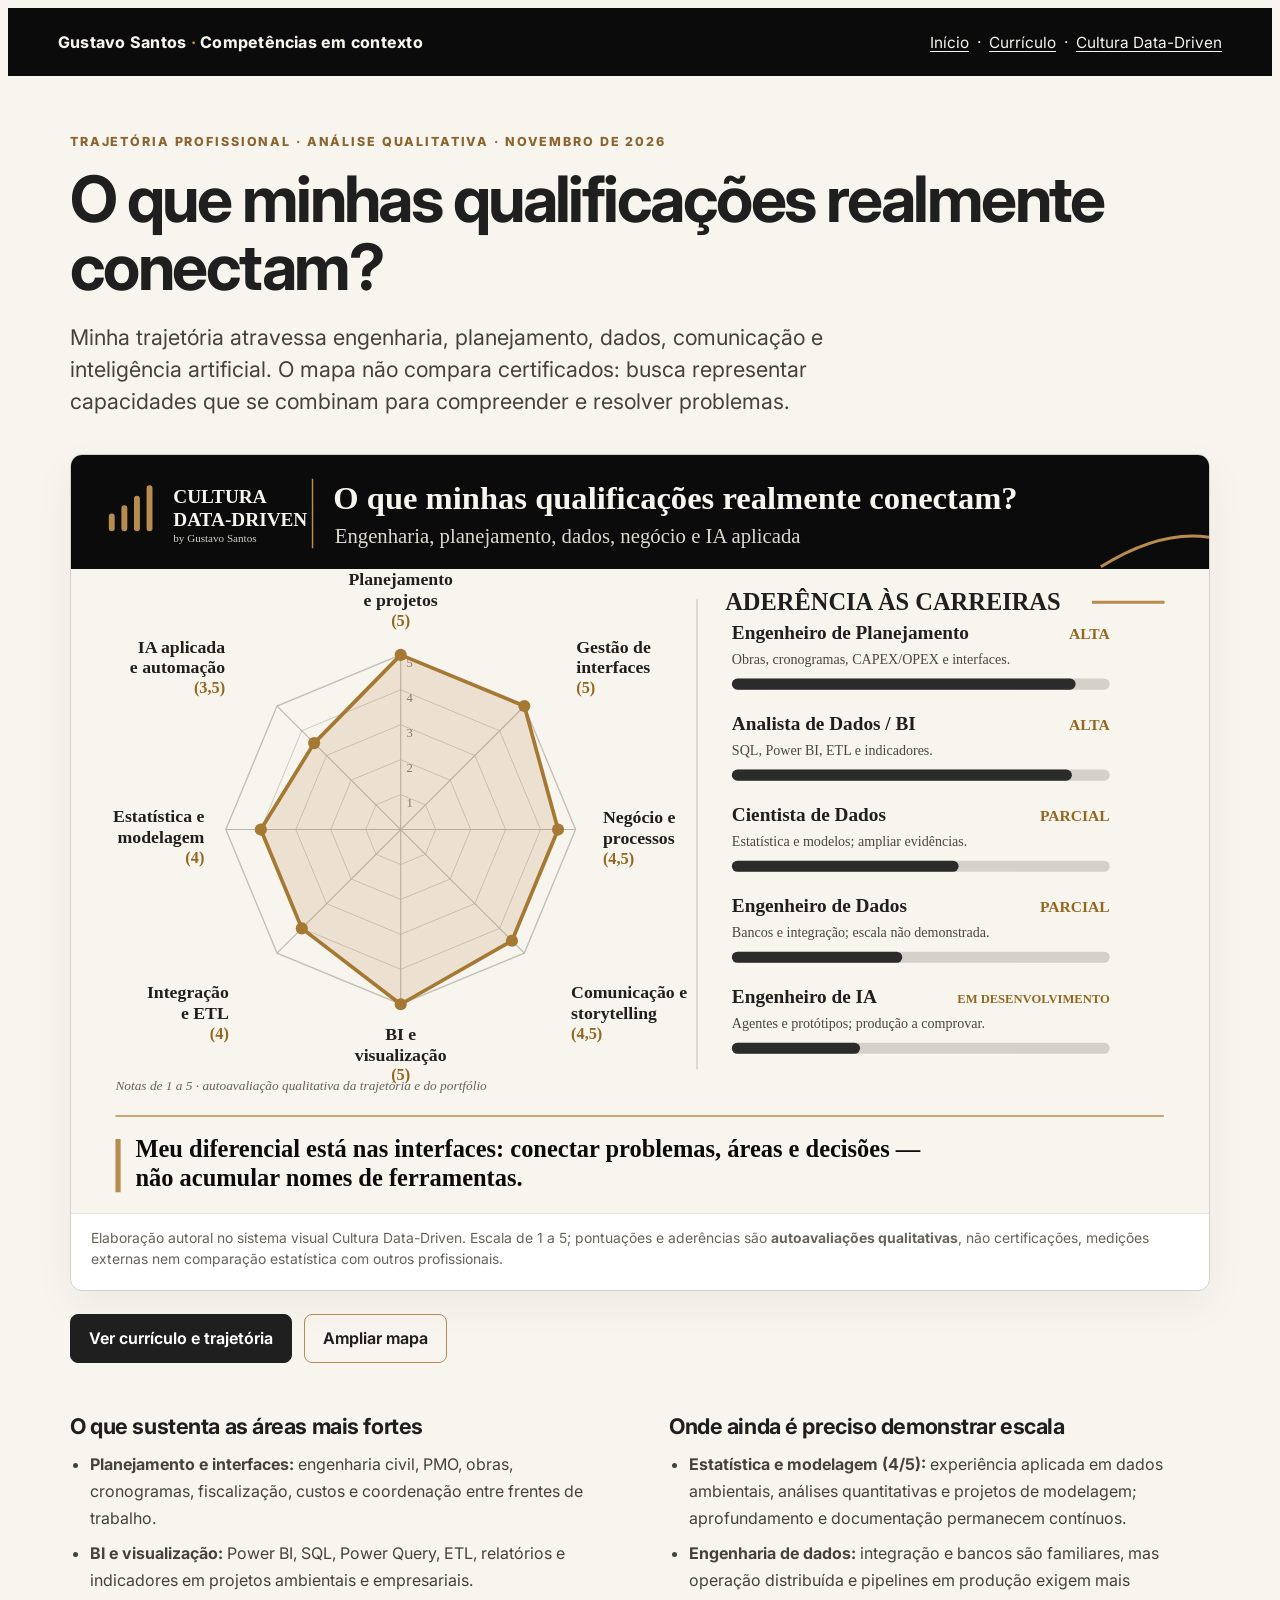
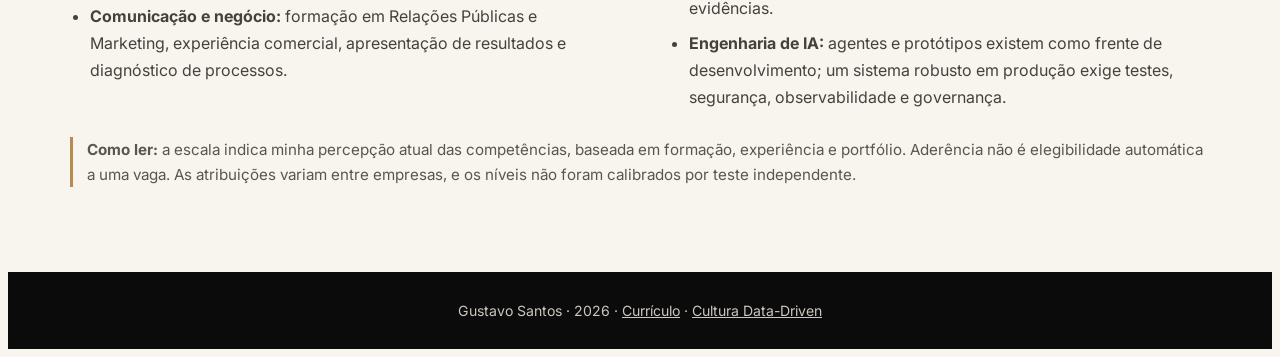
<file: competencias/index.html>
<!doctype html>
<html lang="pt-BR">
<head>
<meta charset="utf-8">
<meta name="viewport" content="width=device-width,initial-scale=1">
<meta name="theme-color" content="#0B0B0B">
<title>Mapa de competências · Gustavo Santos</title>
<meta name="description" content="Como engenharia, planejamento, BI, modelagem, comunicação e IA se conectam na trajetória profissional de Gustavo Santos. Autoavaliação qualitativa com evidências e limitações.">
<link rel="canonical" href="https://www.gustavosantos.net.br/competencias/">
<meta property="og:type" content="profile">
<meta property="og:locale" content="pt_BR">
<meta property="og:title" content="O que minhas qualificações realmente conectam? · Gustavo Santos">
<meta property="og:description" content="Meu diferencial está nas interfaces: conectar problemas, áreas e decisões — não acumular nomes de ferramentas.">
<meta property="og:url" content="https://www.gustavosantos.net.br/competencias/">
<meta property="og:image" content="https://www.gustavosantos.net.br/assets/social/gustavo-og.jpg">
<meta name="twitter:card" content="summary_large_image">
<link rel="icon" href="/assets/icons/favicon-48.png" type="image/png">
<link rel="stylesheet" href="/static/fonts-BYbeZTBM.css">
<link rel="stylesheet" href="/assets/competencias/mapa-competencias.css">
<script type="application/ld+json">{"@context":"https://schema.org","@type":"WebPage","name":"Mapa de competências de Gustavo Santos","url":"https://www.gustavosantos.net.br/competencias/","author":{"@type":"Person","name":"Gustavo Santos"},"description":"Autoavaliação qualitativa de competências e sua aderência a cinco carreiras, com base na experiência profissional e no portfólio."}</script>
</head>
<body class="competencias-pagina">
<header class="topo"><div class="topo-inner"><strong>Gustavo Santos <span>·</span> Competências em contexto</strong><nav aria-label="Navegação"><a href="/">Início</a> &nbsp;·&nbsp; <a href="/curriculo/">Currículo</a> &nbsp;·&nbsp; <a href="https://culturadatadriven.com/">Cultura Data-Driven</a></nav></div></header>
<main>
<p class="sobre">Trajetória profissional · análise qualitativa · novembro de 2026</p>
<h1>O que minhas qualificações realmente conectam?</h1>
<p class="subtitulo">Minha trajetória atravessa engenharia, planejamento, dados, comunicação e inteligência artificial. O mapa não compara certificados: busca representar capacidades que se combinam para compreender e resolver problemas.</p>
<figure class="competencias-figura">
<a href="/assets/competencias/mapa-competencias-gustavo.svg" target="_blank" rel="noopener" aria-label="Ampliar mapa de competências em uma nova aba"><img src="/assets/competencias/mapa-competencias-gustavo.svg" width="1536" height="1024" alt="Radar de oito competências, notas de 1 a 5: planejamento e projetos 5, interfaces 5, negócio e processos 4,5, comunicação e storytelling 4,5, BI e visualização 5, integração e ETL 4, estatística e modelagem 4, IA aplicada e automação 3,5. Ao lado, avaliação qualitativa de cinco carreiras."></a>
<figcaption>Elaboração autoral no sistema visual Cultura Data-Driven. Escala de 1 a 5; pontuações e aderências são <strong>autoavaliações qualitativas</strong>, não certificações, medições externas nem comparação estatística com outros profissionais.</figcaption>
</figure>
<div class="competencias-acoes">
<a class="competencias-link" href="/curriculo/">Ver currículo e trajetória</a>
<a class="competencias-link competencias-link--outline" href="/assets/competencias/mapa-competencias-gustavo.svg" target="_blank" rel="noopener">Ampliar mapa</a>
</div>
<div class="corpo">
<section><h2>O que sustenta as áreas mais fortes</h2>
<ul>
<li><strong>Planejamento e interfaces:</strong> engenharia civil, PMO, obras, cronogramas, fiscalização, custos e coordenação entre frentes de trabalho.</li>
<li><strong>BI e visualização:</strong> Power BI, SQL, Power Query, ETL, relatórios e indicadores em projetos ambientais e empresariais.</li>
<li><strong>Comunicação e negócio:</strong> formação em Relações Públicas e Marketing, experiência comercial, apresentação de resultados e diagnóstico de processos.</li>
</ul></section>
<section><h2>Onde ainda é preciso demonstrar escala</h2>
<ul>
<li><strong>Estatística e modelagem (4/5):</strong> experiência aplicada em dados ambientais, análises quantitativas e projetos de modelagem; aprofundamento e documentação permanecem contínuos.</li>
<li><strong>Engenharia de dados:</strong> integração e bancos são familiares, mas operação distribuída e pipelines em produção exigem mais evidências.</li>
<li><strong>Engenharia de IA:</strong> agentes e protótipos existem como frente de desenvolvimento; um sistema robusto em produção exige testes, segurança, observabilidade e governança.</li>
</ul></section>
</div>
<p class="nota"><strong>Como ler:</strong> a escala indica minha percepção atual das competências, baseada em formação, experiência e portfólio. Aderência não é elegibilidade automática a uma vaga. As atribuições variam entre empresas, e os níveis não foram calibrados por teste independente.</p>
</main>
<footer>Gustavo Santos · 2026 · <a href="/curriculo/">Currículo</a> · <a href="https://culturadatadriven.com/">Cultura Data-Driven</a></footer>
</body>
</html>
</file>
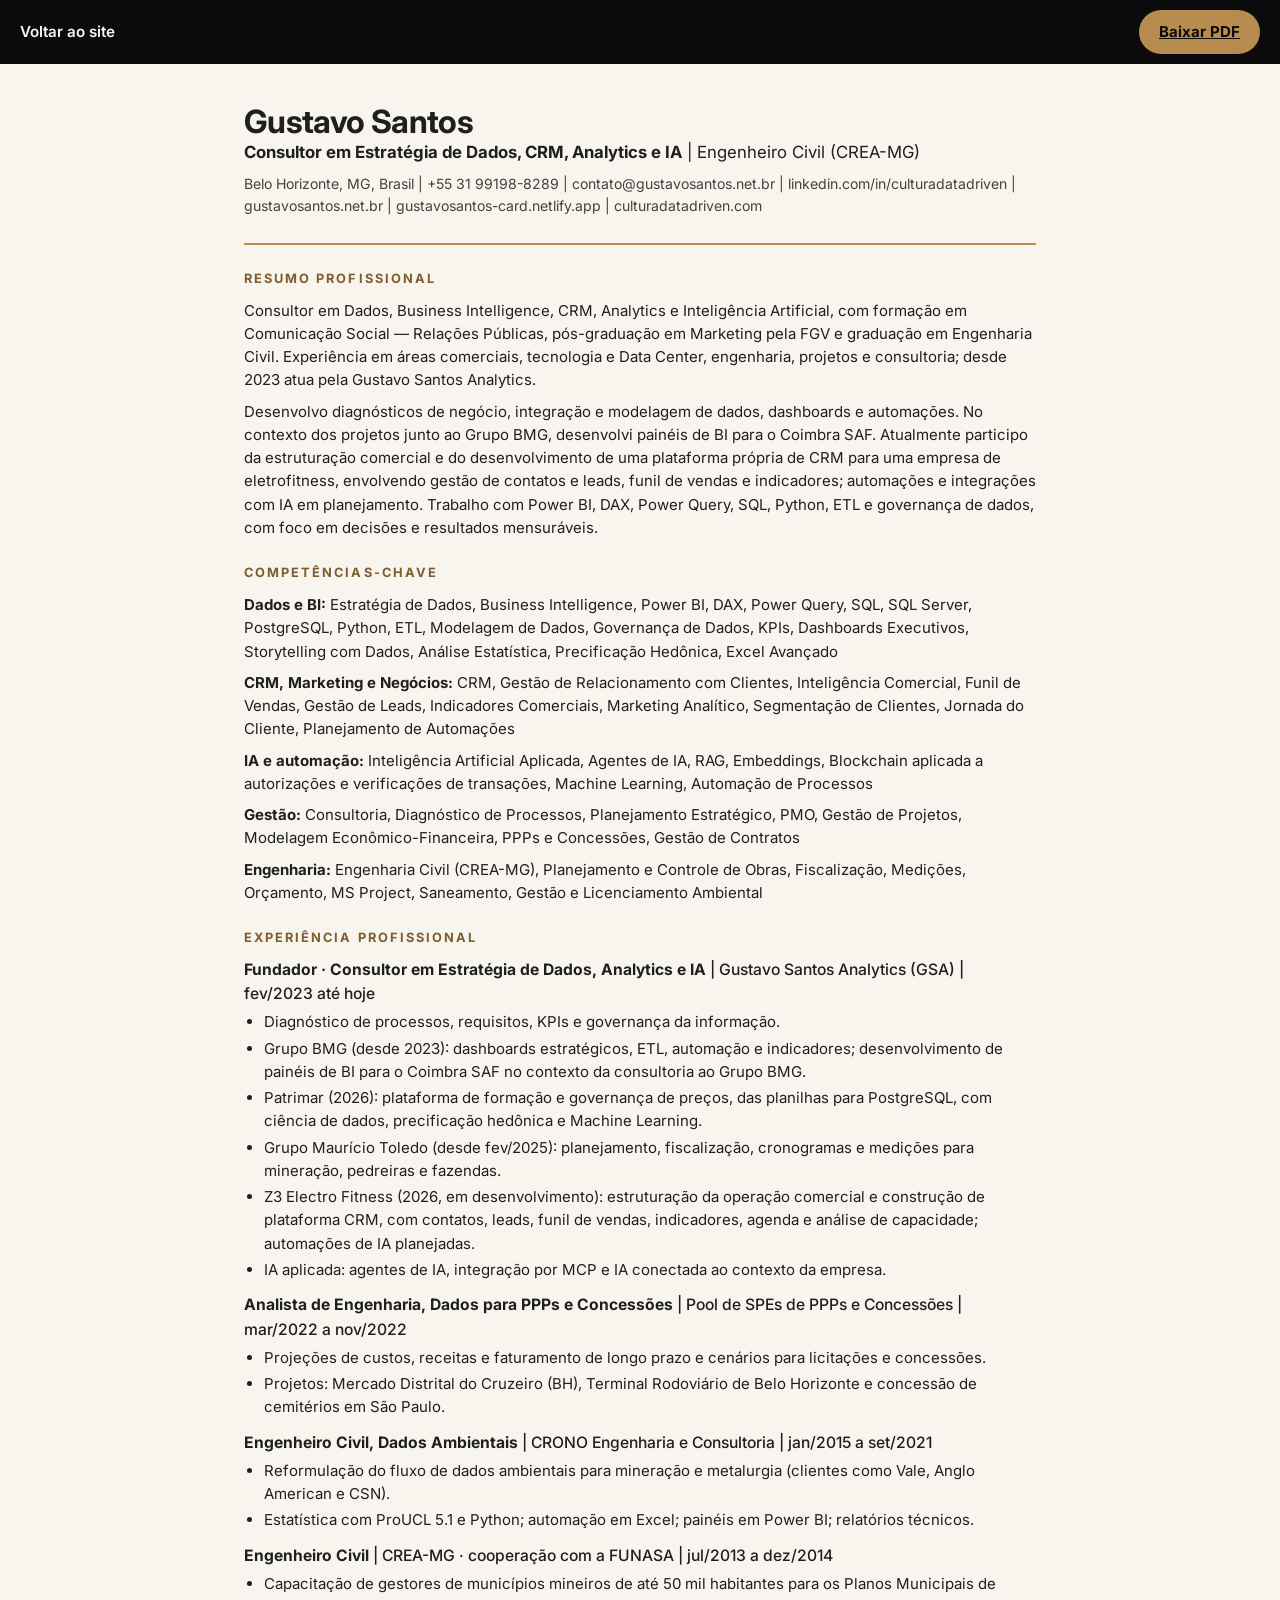
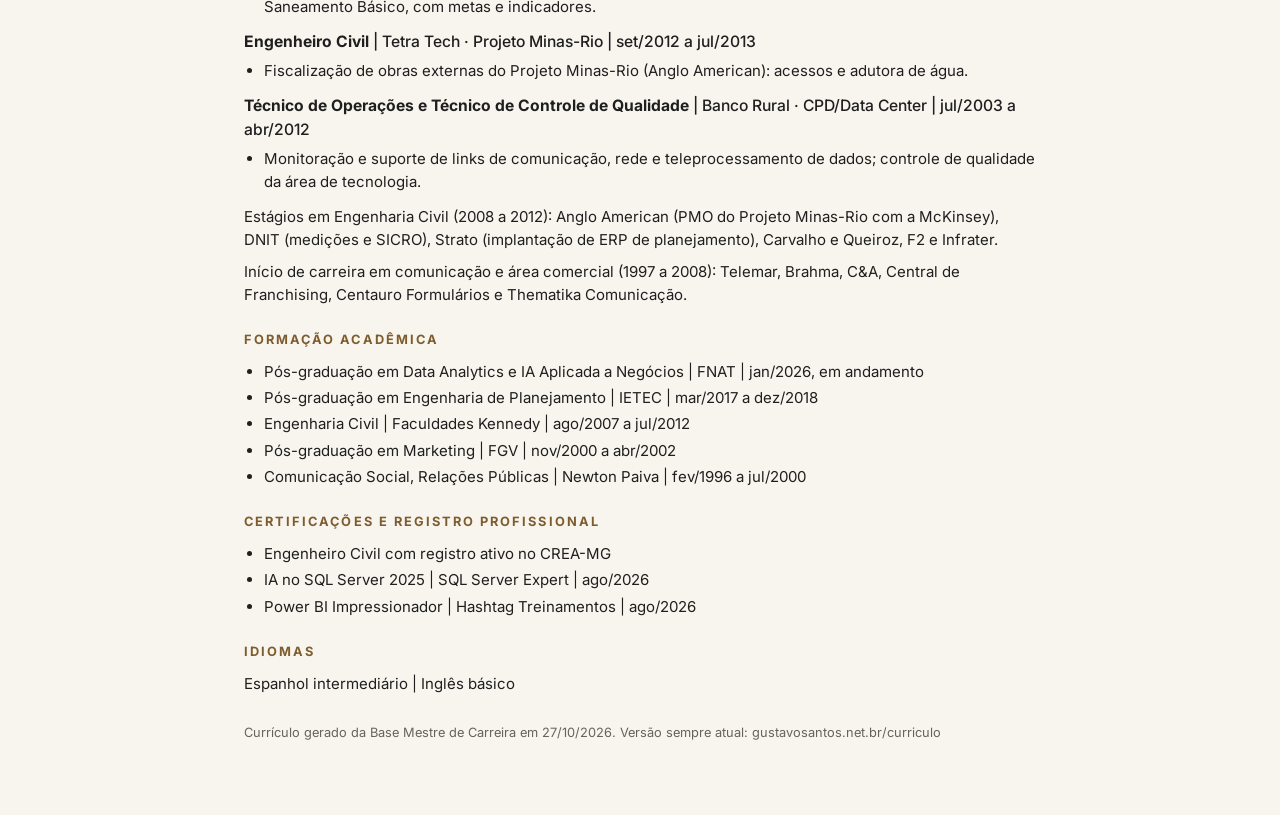
<file: curriculo/index.html>
<!doctype html>
<html lang="pt-BR">
  <head>
    <meta charset="utf-8">
    <meta name="viewport" content="width=device-width, initial-scale=1">
    <title>Currículo | Gustavo Santos</title>
    <meta name="description" content="Consultor em dados, BI, CRM, analytics e inteligência artificial em Belo Horizonte. Formação em Marketing pela FGV e Relações Públicas. Projetos de indicadores, inteligência comercial e automação.">
    <link rel="canonical" href="https://www.gustavosantos.net.br/curriculo/">
    <meta name="author" content="Gustavo Santos">
    <meta property="og:type" content="profile">
    <meta property="og:locale" content="pt_BR">
    <meta property="og:title" content="Currículo | Gustavo Santos">
    <meta property="og:description" content="Consultor em dados, BI, CRM, analytics e inteligência artificial em Belo Horizonte. Formação em Marketing pela FGV e Relações Públicas. Projetos de indicadores, inteligência comercial e automação.">
    <meta property="og:url" content="https://www.gustavosantos.net.br/curriculo/">
    <meta property="og:image" content="https://www.gustavosantos.net.br/assets/social/gustavo-og.jpg">
    <meta property="og:image:width" content="1200">
    <meta property="og:image:height" content="630">
    <meta property="og:image:alt" content="Gustavo Santos, consultor em Dados, BI, CRM, Analytics e IA">
    <meta name="twitter:card" content="summary_large_image">
    <meta name="twitter:image" content="https://www.gustavosantos.net.br/assets/social/gustavo-og.jpg">
    <meta name="theme-color" content="#0B0B0B">
    <link rel="icon" href="/assets/icons/favicon-48.png" type="image/png">
    <link rel="apple-touch-icon" href="/assets/icons/apple-touch-icon.png">
    <link rel="alternate" type="text/plain" href="/llms.txt" title="Perfil em texto para IAs">
    <script type="module" crossorigin src="/static/fonts-B2ny5L3U.js"></script>
    <link rel="stylesheet" crossorigin href="/static/fonts-BYbeZTBM.css">
    <link rel="stylesheet" crossorigin href="/static/curriculo-BlfefJ5Q.css">
  </head>
  <body class="pagina-cv">

<div class="cv-barra" data-no-print>
  <a href="/" class="cv-voltar">Voltar ao site</a>
  <a href="/assets/docs/Curriculo_Gustavo_Santos.pdf" download="Currículo Gustavo Santos.pdf" class="btn btn--primary btn--small" data-umami-event="curriculo_pdf">Baixar PDF</a>
</div>
<main class="cv" id="curriculo">
  <header class="cv-cab">
    <h1>Gustavo Santos</h1>
    <p class="cv-titulo"><strong>Consultor em Estratégia de Dados, CRM, Analytics e IA</strong> | Engenheiro Civil (CREA-MG)</p>
    <p class="cv-contato">Belo Horizonte, MG, Brasil | +55 31 99198-8289 | contato@gustavosantos.net.br | linkedin.com/in/culturadatadriven | gustavosantos.net.br | gustavosantos-card.netlify.app | culturadatadriven.com</p>
  </header>

  <section><h2>Resumo profissional</h2><p>Consultor em Dados, Business Intelligence, CRM, Analytics e Inteligência Artificial, com formação em Comunicação Social — Relações Públicas, pós-graduação em Marketing pela FGV e graduação em Engenharia Civil. Experiência em áreas comerciais, tecnologia e Data Center, engenharia, projetos e consultoria; desde 2023 atua pela Gustavo Santos Analytics.</p><p>Desenvolvo diagnósticos de negócio, integração e modelagem de dados, dashboards e automações. No contexto dos projetos junto ao Grupo BMG, desenvolvi painéis de BI para o Coimbra SAF. Atualmente participo da estruturação comercial e do desenvolvimento de uma plataforma própria de CRM para uma empresa de eletrofitness, envolvendo gestão de contatos e leads, funil de vendas e indicadores; automações e integrações com IA em planejamento. Trabalho com Power BI, DAX, Power Query, SQL, Python, ETL e governança de dados, com foco em decisões e resultados mensuráveis.</p></section>

  <section><h2>Competências-chave</h2>
    <p><strong>Dados e BI:</strong> Estratégia de Dados, Business Intelligence, Power BI, DAX, Power Query, SQL, SQL Server, PostgreSQL, Python, ETL, Modelagem de Dados, Governança de Dados, KPIs, Dashboards Executivos, Storytelling com Dados, Análise Estatística, Precificação Hedônica, Excel Avançado</p><p><strong>CRM, Marketing e Negócios:</strong> CRM, Gestão de Relacionamento com Clientes, Inteligência Comercial, Funil de Vendas, Gestão de Leads, Indicadores Comerciais, Marketing Analítico, Segmentação de Clientes, Jornada do Cliente, Planejamento de Automações</p><p><strong>IA e automação:</strong> Inteligência Artificial Aplicada, Agentes de IA, RAG, Embeddings, Blockchain aplicada a autorizações e verificações de transações, Machine Learning, Automação de Processos</p><p><strong>Gestão:</strong> Consultoria, Diagnóstico de Processos, Planejamento Estratégico, PMO, Gestão de Projetos, Modelagem Econômico-Financeira, PPPs e Concessões, Gestão de Contratos</p><p><strong>Engenharia:</strong> Engenharia Civil (CREA-MG), Planejamento e Controle de Obras, Fiscalização, Medições, Orçamento, MS Project, Saneamento, Gestão e Licenciamento Ambiental</p>
  </section>

  <section><h2>Experiência profissional</h2>
    
      <article class="cv-exp">
        <h3><strong>Fundador · Consultor em Estratégia de Dados, Analytics e IA</strong> | Gustavo Santos Analytics (GSA) | fev/2023 até hoje</h3>
        <ul><li>Diagnóstico de processos, requisitos, KPIs e governança da informação.</li><li>Grupo BMG (desde 2023): dashboards estratégicos, ETL, automação e indicadores; desenvolvimento de painéis de BI para o Coimbra SAF no contexto da consultoria ao Grupo BMG.</li><li>Patrimar (2026): plataforma de formação e governança de preços, das planilhas para PostgreSQL, com ciência de dados, precificação hedônica e Machine Learning.</li><li>Grupo Maurício Toledo (desde fev/2025): planejamento, fiscalização, cronogramas e medições para mineração, pedreiras e fazendas.</li><li>Z3 Electro Fitness (2026, em desenvolvimento): estruturação da operação comercial e construção de plataforma CRM, com contatos, leads, funil de vendas, indicadores, agenda e análise de capacidade; automações de IA planejadas.</li><li>IA aplicada: agentes de IA, integração por MCP e IA conectada ao contexto da empresa.</li></ul>
      </article>
      <article class="cv-exp">
        <h3><strong>Analista de Engenharia, Dados para PPPs e Concessões</strong> | Pool de SPEs de PPPs e Concessões | mar/2022 a nov/2022</h3>
        <ul><li>Projeções de custos, receitas e faturamento de longo prazo e cenários para licitações e concessões.</li><li>Projetos: Mercado Distrital do Cruzeiro (BH), Terminal Rodoviário de Belo Horizonte e concessão de cemitérios em São Paulo.</li></ul>
      </article>
      <article class="cv-exp">
        <h3><strong>Engenheiro Civil, Dados Ambientais</strong> | CRONO Engenharia e Consultoria | jan/2015 a set/2021</h3>
        <ul><li>Reformulação do fluxo de dados ambientais para mineração e metalurgia (clientes como Vale, Anglo American e CSN).</li><li>Estatística com ProUCL 5.1 e Python; automação em Excel; painéis em Power BI; relatórios técnicos.</li></ul>
      </article>
      <article class="cv-exp">
        <h3><strong>Engenheiro Civil</strong> | CREA-MG · cooperação com a FUNASA | jul/2013 a dez/2014</h3>
        <ul><li>Capacitação de gestores de municípios mineiros de até 50 mil habitantes para os Planos Municipais de Saneamento Básico, com metas e indicadores.</li></ul>
      </article>
      <article class="cv-exp">
        <h3><strong>Engenheiro Civil</strong> | Tetra Tech · Projeto Minas-Rio | set/2012 a jul/2013</h3>
        <ul><li>Fiscalização de obras externas do Projeto Minas-Rio (Anglo American): acessos e adutora de água.</li></ul>
      </article>
      <article class="cv-exp">
        <h3><strong>Técnico de Operações e Técnico de Controle de Qualidade</strong> | Banco Rural · CPD/Data Center | jul/2003 a abr/2012</h3>
        <ul><li>Monitoração e suporte de links de comunicação, rede e teleprocessamento de dados; controle de qualidade da área de tecnologia.</li></ul>
      </article>
    <p>Estágios em Engenharia Civil (2008 a 2012): Anglo American (PMO do Projeto Minas-Rio com a McKinsey), DNIT (medições e SICRO), Strato (implantação de ERP de planejamento), Carvalho e Queiroz, F2 e Infrater.</p>
    <p>Início de carreira em comunicação e área comercial (1997 a 2008): Telemar, Brahma, C&amp;A, Central de Franchising, Centauro Formulários e Thematika Comunicação.</p>
  </section>

  <section><h2>Formação acadêmica</h2><ul><li>Pós-graduação em Data Analytics e IA Aplicada a Negócios | FNAT | jan/2026, em andamento</li><li>Pós-graduação em Engenharia de Planejamento | IETEC | mar/2017 a dez/2018</li><li>Engenharia Civil | Faculdades Kennedy | ago/2007 a jul/2012</li><li>Pós-graduação em Marketing | FGV | nov/2000 a abr/2002</li><li>Comunicação Social, Relações Públicas | Newton Paiva | fev/1996 a jul/2000</li></ul></section>

  <section><h2>Certificações e registro profissional</h2>
    <ul><li>Engenheiro Civil com registro ativo no CREA-MG</li><li>IA no SQL Server 2025 | SQL Server Expert | ago/2026</li><li>Power BI Impressionador | Hashtag Treinamentos | ago/2026</li></ul>
  </section>

  <section><h2>Idiomas</h2><p>Espanhol intermediário | Inglês básico</p></section>

  <p class="cv-rodape">Currículo gerado da Base Mestre de Carreira em 27/10/2026. Versão sempre atual: gustavosantos.net.br/curriculo</p>
</main>
  </body>
</html>
</file>
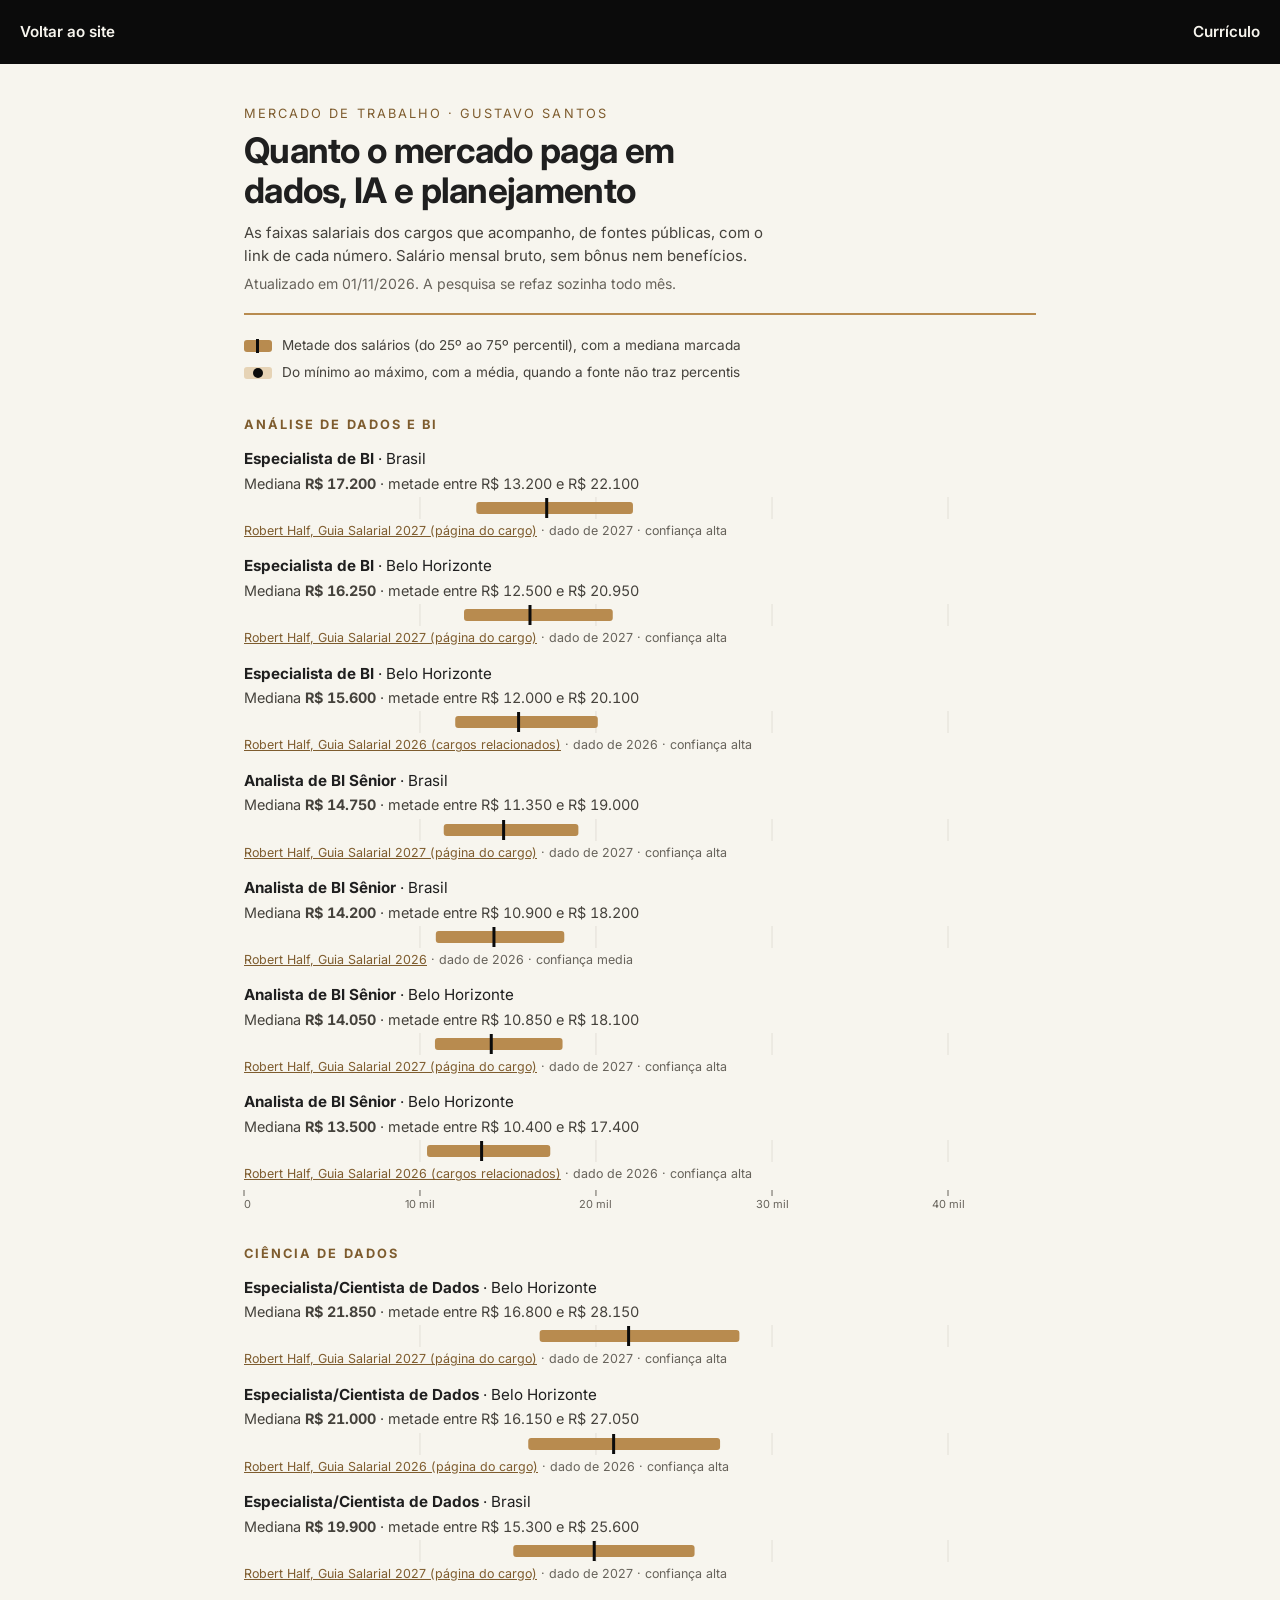
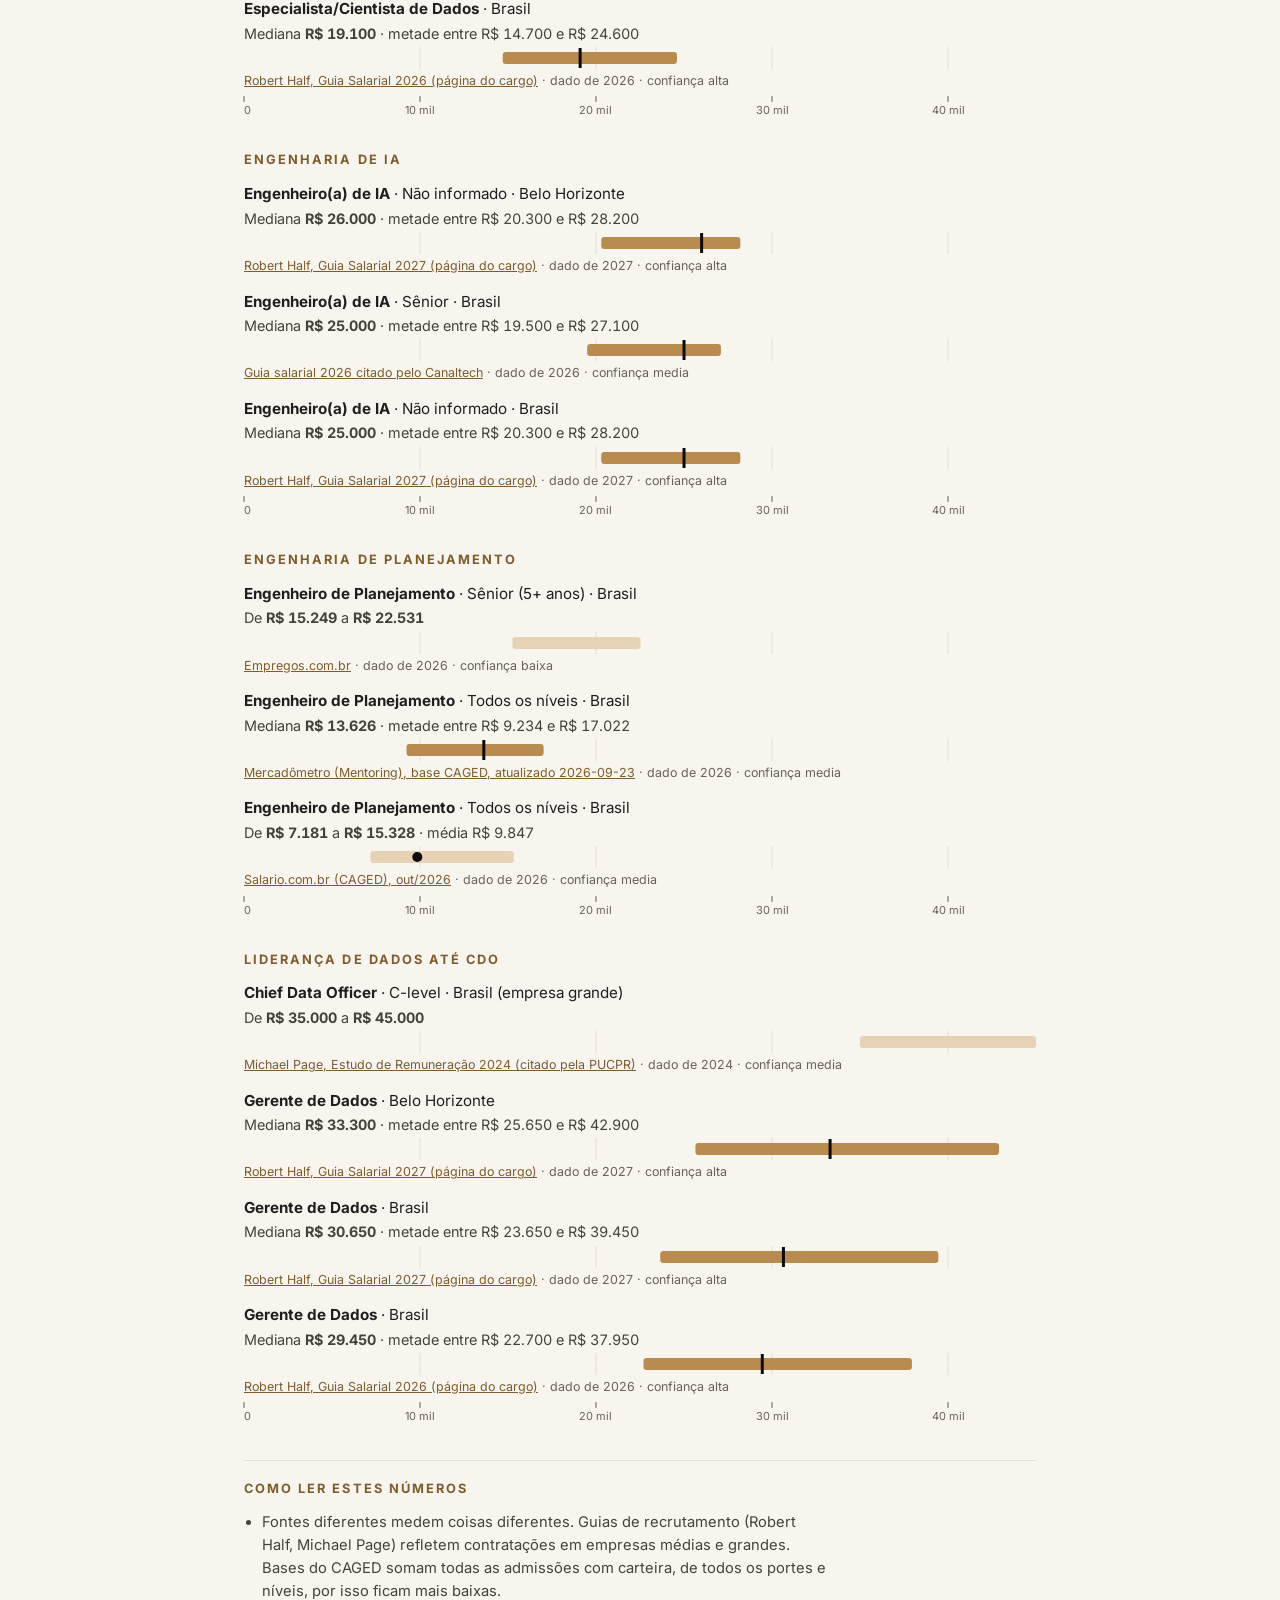
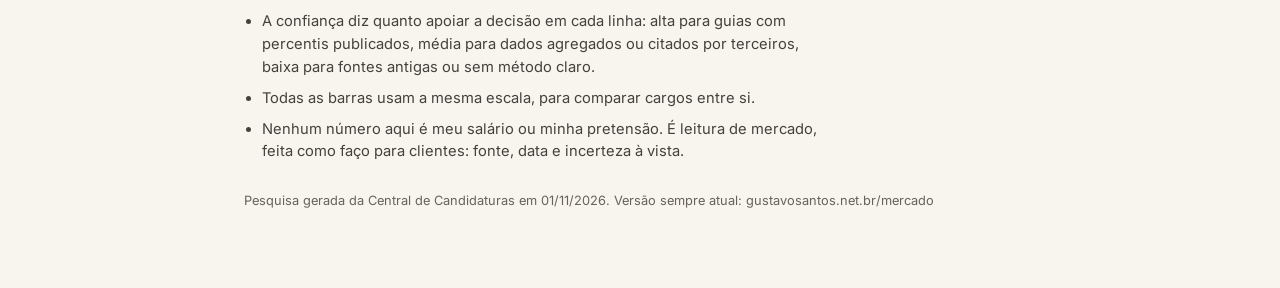
<file: mercado/index.html>
<!doctype html>
<html lang="pt-BR">
  <head>
    <meta charset="utf-8">
    <meta name="viewport" content="width=device-width, initial-scale=1, viewport-fit=cover">
    <title>Quanto o mercado paga em dados, IA e planejamento | Gustavo Santos</title>
    <meta name="description" content="Faixas salariais de 2026 para dados, BI, ciência de dados, IA, engenharia de planejamento e liderança de dados, de fontes públicas e atualizadas todo mês.">
    <link rel="canonical" href="https://www.gustavosantos.net.br/mercado/">
    <meta name="author" content="Gustavo Santos">
    <meta property="og:type" content="profile">
    <meta property="og:locale" content="pt_BR">
    <meta property="og:title" content="Quanto o mercado paga em dados, IA e planejamento | Gustavo Santos">
    <meta property="og:description" content="Faixas salariais de 2026 para dados, BI, ciência de dados, IA, engenharia de planejamento e liderança de dados, de fontes públicas e atualizadas todo mês.">
    <meta property="og:url" content="https://www.gustavosantos.net.br/mercado/">
    <meta property="og:image" content="https://www.gustavosantos.net.br/assets/social/gustavo-og.jpg">
    <meta property="og:image:width" content="1200">
    <meta property="og:image:height" content="630">
    <meta property="og:image:alt" content="Gustavo Santos, consultor em Dados, BI, CRM, Analytics e IA">
    <meta name="twitter:card" content="summary_large_image">
    <meta name="twitter:image" content="https://www.gustavosantos.net.br/assets/social/gustavo-og.jpg">
    <meta name="theme-color" content="#0B0B0B">
    <link rel="icon" href="/assets/icons/favicon-48.png" type="image/png">
    <link rel="apple-touch-icon" href="/assets/icons/apple-touch-icon.png">
    <link rel="alternate" type="text/plain" href="/llms.txt" title="Perfil em texto para IAs">
    <script type="module" crossorigin src="/static/fonts-B2ny5L3U.js"></script>
    <link rel="stylesheet" crossorigin href="/static/fonts-BYbeZTBM.css">
    <link rel="stylesheet" crossorigin href="/static/mercado-DQ3K2vHH.css">
  </head>
  <body class="pagina-mercado">

<div class="cv-barra">
  <a href="/" class="cv-voltar">Voltar ao site</a>
  <a href="/curriculo/" class="cv-voltar">Currículo</a>
</div>
<main class="mk" id="mercado">
  <header class="mk-cab">
    <p class="mk-sobre">Mercado de trabalho · Gustavo Santos</p>
    <h1>Quanto o mercado paga em dados, IA e planejamento</h1>
    <p class="mk-intro">As faixas salariais dos cargos que acompanho, de fontes públicas, com o link de cada número. Salário mensal bruto, sem bônus nem benefícios.</p>
    <p class="mk-data">Atualizado em 01/11/2026. A pesquisa se refaz sozinha todo mês.</p>
  </header>

  <ul class="mk-legenda" role="list" aria-label="Como ler as barras">
    <li><svg width="28" height="14" aria-hidden="true"><rect class="mk-faixa" x="0" y="1" width="28" height="12" rx="3"></rect><rect class="mk-mediana" x="12" y="0" width="3" height="14"></rect></svg>Metade dos salários (do 25º ao 75º percentil), com a mediana marcada</li>
    <li><svg width="28" height="14" aria-hidden="true"><rect class="mk-faixa mk-faixa--clara" x="0" y="1" width="28" height="12" rx="3"></rect><circle class="mk-media" cx="14" cy="7" r="5"></circle></svg>Do mínimo ao máximo, com a média, quando a fonte não traz percentis</li>
  </ul>

    <section class="mk-familia" aria-labelledby="mk-an-lise-de-dados-e-bi">
      <h2 id="mk-an-lise-de-dados-e-bi">Análise de Dados e BI</h2>
      <ul class="mk-lista" role="list">
      <li class="mk-linha">
        <p class="mk-cargo"><strong>Especialista de BI</strong> · Brasil</p>
        <p class="mk-valores">Mediana <strong>R$ 17.200</strong> · metade entre R$ 13.200 e R$ 22.100</p>
        <svg class="mk-barra" width="100%" height="22" role="presentation" aria-hidden="true"><line class="mk-grade" x1="22.22%" x2="22.22%" y1="0" y2="22"></line><line class="mk-grade" x1="44.44%" x2="44.44%" y1="0" y2="22"></line><line class="mk-grade" x1="66.67%" x2="66.67%" y1="0" y2="22"></line><line class="mk-grade" x1="88.89%" x2="88.89%" y1="0" y2="22"></line><rect class="mk-faixa" x="29.33%" y="5" width="19.78%" height="12" rx="3"></rect><rect class="mk-mediana" x="38.22%" y="1" width="3" height="20" transform="translate(-1.5 0)"></rect></svg>
        <p class="mk-fonte"><a href="https://www.roberthalf.com/br/pt/vagas-detalhes/especialista-de-business-intelligence-bi" target="_blank" rel="noopener noreferrer">Robert Half, Guia Salarial 2027 (página do cargo)</a> · dado de 2027 · confiança alta</p>
      </li>
      <li class="mk-linha">
        <p class="mk-cargo"><strong>Especialista de BI</strong> · Belo Horizonte</p>
        <p class="mk-valores">Mediana <strong>R$ 16.250</strong> · metade entre R$ 12.500 e R$ 20.950</p>
        <svg class="mk-barra" width="100%" height="22" role="presentation" aria-hidden="true"><line class="mk-grade" x1="22.22%" x2="22.22%" y1="0" y2="22"></line><line class="mk-grade" x1="44.44%" x2="44.44%" y1="0" y2="22"></line><line class="mk-grade" x1="66.67%" x2="66.67%" y1="0" y2="22"></line><line class="mk-grade" x1="88.89%" x2="88.89%" y1="0" y2="22"></line><rect class="mk-faixa" x="27.78%" y="5" width="18.78%" height="12" rx="3"></rect><rect class="mk-mediana" x="36.11%" y="1" width="3" height="20" transform="translate(-1.5 0)"></rect></svg>
        <p class="mk-fonte"><a href="https://www.roberthalf.com/br/pt/vagas-detalhes/especialista-de-business-intelligence-bi/belo-horizonte" target="_blank" rel="noopener noreferrer">Robert Half, Guia Salarial 2027 (página do cargo)</a> · dado de 2027 · confiança alta</p>
      </li>
      <li class="mk-linha">
        <p class="mk-cargo"><strong>Especialista de BI</strong> · Belo Horizonte</p>
        <p class="mk-valores">Mediana <strong>R$ 15.600</strong> · metade entre R$ 12.000 e R$ 20.100</p>
        <svg class="mk-barra" width="100%" height="22" role="presentation" aria-hidden="true"><line class="mk-grade" x1="22.22%" x2="22.22%" y1="0" y2="22"></line><line class="mk-grade" x1="44.44%" x2="44.44%" y1="0" y2="22"></line><line class="mk-grade" x1="66.67%" x2="66.67%" y1="0" y2="22"></line><line class="mk-grade" x1="88.89%" x2="88.89%" y1="0" y2="22"></line><rect class="mk-faixa" x="26.67%" y="5" width="18.00%" height="12" rx="3"></rect><rect class="mk-mediana" x="34.67%" y="1" width="3" height="20" transform="translate(-1.5 0)"></rect></svg>
        <p class="mk-fonte"><a href="https://www.roberthalf.com/br/pt/vagas-detalhes/especialistacientista-de-dados/belo-horizonte" target="_blank" rel="noopener noreferrer">Robert Half, Guia Salarial 2026 (cargos relacionados)</a> · dado de 2026 · confiança alta</p>
      </li>
      <li class="mk-linha">
        <p class="mk-cargo"><strong>Analista de BI Sênior</strong> · Brasil</p>
        <p class="mk-valores">Mediana <strong>R$ 14.750</strong> · metade entre R$ 11.350 e R$ 19.000</p>
        <svg class="mk-barra" width="100%" height="22" role="presentation" aria-hidden="true"><line class="mk-grade" x1="22.22%" x2="22.22%" y1="0" y2="22"></line><line class="mk-grade" x1="44.44%" x2="44.44%" y1="0" y2="22"></line><line class="mk-grade" x1="66.67%" x2="66.67%" y1="0" y2="22"></line><line class="mk-grade" x1="88.89%" x2="88.89%" y1="0" y2="22"></line><rect class="mk-faixa" x="25.22%" y="5" width="17.00%" height="12" rx="3"></rect><rect class="mk-mediana" x="32.78%" y="1" width="3" height="20" transform="translate(-1.5 0)"></rect></svg>
        <p class="mk-fonte"><a href="https://www.roberthalf.com/br/pt/vagas-detalhes/analista-de-business-intelligence-bi-senior" target="_blank" rel="noopener noreferrer">Robert Half, Guia Salarial 2027 (página do cargo)</a> · dado de 2027 · confiança alta</p>
      </li>
      <li class="mk-linha">
        <p class="mk-cargo"><strong>Analista de BI Sênior</strong> · Brasil</p>
        <p class="mk-valores">Mediana <strong>R$ 14.200</strong> · metade entre R$ 10.900 e R$ 18.200</p>
        <svg class="mk-barra" width="100%" height="22" role="presentation" aria-hidden="true"><line class="mk-grade" x1="22.22%" x2="22.22%" y1="0" y2="22"></line><line class="mk-grade" x1="44.44%" x2="44.44%" y1="0" y2="22"></line><line class="mk-grade" x1="66.67%" x2="66.67%" y1="0" y2="22"></line><line class="mk-grade" x1="88.89%" x2="88.89%" y1="0" y2="22"></line><rect class="mk-faixa" x="24.22%" y="5" width="16.22%" height="12" rx="3"></rect><rect class="mk-mediana" x="31.56%" y="1" width="3" height="20" transform="translate(-1.5 0)"></rect></svg>
        <p class="mk-fonte"><a href="https://canaltech.com.br/mercado/salario-de-r-19-mil-guia-mostra-as-profissoes-de-tecnologia-em-alta-em-2026/" target="_blank" rel="noopener noreferrer">Robert Half, Guia Salarial 2026</a> · dado de 2026 · confiança media</p>
      </li>
      <li class="mk-linha">
        <p class="mk-cargo"><strong>Analista de BI Sênior</strong> · Belo Horizonte</p>
        <p class="mk-valores">Mediana <strong>R$ 14.050</strong> · metade entre R$ 10.850 e R$ 18.100</p>
        <svg class="mk-barra" width="100%" height="22" role="presentation" aria-hidden="true"><line class="mk-grade" x1="22.22%" x2="22.22%" y1="0" y2="22"></line><line class="mk-grade" x1="44.44%" x2="44.44%" y1="0" y2="22"></line><line class="mk-grade" x1="66.67%" x2="66.67%" y1="0" y2="22"></line><line class="mk-grade" x1="88.89%" x2="88.89%" y1="0" y2="22"></line><rect class="mk-faixa" x="24.11%" y="5" width="16.11%" height="12" rx="3"></rect><rect class="mk-mediana" x="31.22%" y="1" width="3" height="20" transform="translate(-1.5 0)"></rect></svg>
        <p class="mk-fonte"><a href="https://www.roberthalf.com/br/pt/vagas-detalhes/analista-de-business-intelligence-bi-senior/belo-horizonte" target="_blank" rel="noopener noreferrer">Robert Half, Guia Salarial 2027 (página do cargo)</a> · dado de 2027 · confiança alta</p>
      </li>
      <li class="mk-linha">
        <p class="mk-cargo"><strong>Analista de BI Sênior</strong> · Belo Horizonte</p>
        <p class="mk-valores">Mediana <strong>R$ 13.500</strong> · metade entre R$ 10.400 e R$ 17.400</p>
        <svg class="mk-barra" width="100%" height="22" role="presentation" aria-hidden="true"><line class="mk-grade" x1="22.22%" x2="22.22%" y1="0" y2="22"></line><line class="mk-grade" x1="44.44%" x2="44.44%" y1="0" y2="22"></line><line class="mk-grade" x1="66.67%" x2="66.67%" y1="0" y2="22"></line><line class="mk-grade" x1="88.89%" x2="88.89%" y1="0" y2="22"></line><rect class="mk-faixa" x="23.11%" y="5" width="15.56%" height="12" rx="3"></rect><rect class="mk-mediana" x="30.00%" y="1" width="3" height="20" transform="translate(-1.5 0)"></rect></svg>
        <p class="mk-fonte"><a href="https://www.roberthalf.com/br/pt/vagas-detalhes/especialistacientista-de-dados/belo-horizonte" target="_blank" rel="noopener noreferrer">Robert Half, Guia Salarial 2026 (cargos relacionados)</a> · dado de 2026 · confiança alta</p>
      </li>
      </ul>
      
      <svg class="mk-eixo" width="100%" height="22" role="presentation" aria-hidden="true">
        <line x1="0.00%" x2="0.00%" y1="0" y2="6"></line><text x="0.00%" y="18" text-anchor="start">0</text><line x1="22.22%" x2="22.22%" y1="0" y2="6"></line><text x="22.22%" y="18" text-anchor="middle">10 mil</text><line x1="44.44%" x2="44.44%" y1="0" y2="6"></line><text x="44.44%" y="18" text-anchor="middle">20 mil</text><line x1="66.67%" x2="66.67%" y1="0" y2="6"></line><text x="66.67%" y="18" text-anchor="middle">30 mil</text><line x1="88.89%" x2="88.89%" y1="0" y2="6"></line><text x="88.89%" y="18" text-anchor="middle">40 mil</text>
      </svg>
    </section>
    <section class="mk-familia" aria-labelledby="mk-ci-ncia-de-dados">
      <h2 id="mk-ci-ncia-de-dados">Ciência de Dados</h2>
      <ul class="mk-lista" role="list">
      <li class="mk-linha">
        <p class="mk-cargo"><strong>Especialista/Cientista de Dados</strong> · Belo Horizonte</p>
        <p class="mk-valores">Mediana <strong>R$ 21.850</strong> · metade entre R$ 16.800 e R$ 28.150</p>
        <svg class="mk-barra" width="100%" height="22" role="presentation" aria-hidden="true"><line class="mk-grade" x1="22.22%" x2="22.22%" y1="0" y2="22"></line><line class="mk-grade" x1="44.44%" x2="44.44%" y1="0" y2="22"></line><line class="mk-grade" x1="66.67%" x2="66.67%" y1="0" y2="22"></line><line class="mk-grade" x1="88.89%" x2="88.89%" y1="0" y2="22"></line><rect class="mk-faixa" x="37.33%" y="5" width="25.22%" height="12" rx="3"></rect><rect class="mk-mediana" x="48.56%" y="1" width="3" height="20" transform="translate(-1.5 0)"></rect></svg>
        <p class="mk-fonte"><a href="https://www.roberthalf.com/br/pt/vagas-detalhes/especialista-cientista-de-dados/belo-horizonte" target="_blank" rel="noopener noreferrer">Robert Half, Guia Salarial 2027 (página do cargo)</a> · dado de 2027 · confiança alta</p>
      </li>
      <li class="mk-linha">
        <p class="mk-cargo"><strong>Especialista/Cientista de Dados</strong> · Belo Horizonte</p>
        <p class="mk-valores">Mediana <strong>R$ 21.000</strong> · metade entre R$ 16.150 e R$ 27.050</p>
        <svg class="mk-barra" width="100%" height="22" role="presentation" aria-hidden="true"><line class="mk-grade" x1="22.22%" x2="22.22%" y1="0" y2="22"></line><line class="mk-grade" x1="44.44%" x2="44.44%" y1="0" y2="22"></line><line class="mk-grade" x1="66.67%" x2="66.67%" y1="0" y2="22"></line><line class="mk-grade" x1="88.89%" x2="88.89%" y1="0" y2="22"></line><rect class="mk-faixa" x="35.89%" y="5" width="24.22%" height="12" rx="3"></rect><rect class="mk-mediana" x="46.67%" y="1" width="3" height="20" transform="translate(-1.5 0)"></rect></svg>
        <p class="mk-fonte"><a href="https://www.roberthalf.com/br/pt/vagas-detalhes/especialistacientista-de-dados/belo-horizonte" target="_blank" rel="noopener noreferrer">Robert Half, Guia Salarial 2026 (página do cargo)</a> · dado de 2026 · confiança alta</p>
      </li>
      <li class="mk-linha">
        <p class="mk-cargo"><strong>Especialista/Cientista de Dados</strong> · Brasil</p>
        <p class="mk-valores">Mediana <strong>R$ 19.900</strong> · metade entre R$ 15.300 e R$ 25.600</p>
        <svg class="mk-barra" width="100%" height="22" role="presentation" aria-hidden="true"><line class="mk-grade" x1="22.22%" x2="22.22%" y1="0" y2="22"></line><line class="mk-grade" x1="44.44%" x2="44.44%" y1="0" y2="22"></line><line class="mk-grade" x1="66.67%" x2="66.67%" y1="0" y2="22"></line><line class="mk-grade" x1="88.89%" x2="88.89%" y1="0" y2="22"></line><rect class="mk-faixa" x="34.00%" y="5" width="22.89%" height="12" rx="3"></rect><rect class="mk-mediana" x="44.22%" y="1" width="3" height="20" transform="translate(-1.5 0)"></rect></svg>
        <p class="mk-fonte"><a href="https://www.roberthalf.com/br/pt/vagas-detalhes/especialista-cientista-de-dados" target="_blank" rel="noopener noreferrer">Robert Half, Guia Salarial 2027 (página do cargo)</a> · dado de 2027 · confiança alta</p>
      </li>
      <li class="mk-linha">
        <p class="mk-cargo"><strong>Especialista/Cientista de Dados</strong> · Brasil</p>
        <p class="mk-valores">Mediana <strong>R$ 19.100</strong> · metade entre R$ 14.700 e R$ 24.600</p>
        <svg class="mk-barra" width="100%" height="22" role="presentation" aria-hidden="true"><line class="mk-grade" x1="22.22%" x2="22.22%" y1="0" y2="22"></line><line class="mk-grade" x1="44.44%" x2="44.44%" y1="0" y2="22"></line><line class="mk-grade" x1="66.67%" x2="66.67%" y1="0" y2="22"></line><line class="mk-grade" x1="88.89%" x2="88.89%" y1="0" y2="22"></line><rect class="mk-faixa" x="32.67%" y="5" width="22.00%" height="12" rx="3"></rect><rect class="mk-mediana" x="42.44%" y="1" width="3" height="20" transform="translate(-1.5 0)"></rect></svg>
        <p class="mk-fonte"><a href="https://www.roberthalf.com/br/pt/vagas-detalhes/especialistacientista-de-dados" target="_blank" rel="noopener noreferrer">Robert Half, Guia Salarial 2026 (página do cargo)</a> · dado de 2026 · confiança alta</p>
      </li>
      </ul>
      
      <svg class="mk-eixo" width="100%" height="22" role="presentation" aria-hidden="true">
        <line x1="0.00%" x2="0.00%" y1="0" y2="6"></line><text x="0.00%" y="18" text-anchor="start">0</text><line x1="22.22%" x2="22.22%" y1="0" y2="6"></line><text x="22.22%" y="18" text-anchor="middle">10 mil</text><line x1="44.44%" x2="44.44%" y1="0" y2="6"></line><text x="44.44%" y="18" text-anchor="middle">20 mil</text><line x1="66.67%" x2="66.67%" y1="0" y2="6"></line><text x="66.67%" y="18" text-anchor="middle">30 mil</text><line x1="88.89%" x2="88.89%" y1="0" y2="6"></line><text x="88.89%" y="18" text-anchor="middle">40 mil</text>
      </svg>
    </section>
    <section class="mk-familia" aria-labelledby="mk-engenharia-de-ia">
      <h2 id="mk-engenharia-de-ia">Engenharia de IA</h2>
      <ul class="mk-lista" role="list">
      <li class="mk-linha">
        <p class="mk-cargo"><strong>Engenheiro(a) de IA</strong> · Não informado · Belo Horizonte</p>
        <p class="mk-valores">Mediana <strong>R$ 26.000</strong> · metade entre R$ 20.300 e R$ 28.200</p>
        <svg class="mk-barra" width="100%" height="22" role="presentation" aria-hidden="true"><line class="mk-grade" x1="22.22%" x2="22.22%" y1="0" y2="22"></line><line class="mk-grade" x1="44.44%" x2="44.44%" y1="0" y2="22"></line><line class="mk-grade" x1="66.67%" x2="66.67%" y1="0" y2="22"></line><line class="mk-grade" x1="88.89%" x2="88.89%" y1="0" y2="22"></line><rect class="mk-faixa" x="45.11%" y="5" width="17.56%" height="12" rx="3"></rect><rect class="mk-mediana" x="57.78%" y="1" width="3" height="20" transform="translate(-1.5 0)"></rect></svg>
        <p class="mk-fonte"><a href="https://www.roberthalf.com/br/pt/vagas-detalhes/engenheiro-de-inteligencia-artificial/belo-horizonte" target="_blank" rel="noopener noreferrer">Robert Half, Guia Salarial 2027 (página do cargo)</a> · dado de 2027 · confiança alta</p>
      </li>
      <li class="mk-linha">
        <p class="mk-cargo"><strong>Engenheiro(a) de IA</strong> · Sênior · Brasil</p>
        <p class="mk-valores">Mediana <strong>R$ 25.000</strong> · metade entre R$ 19.500 e R$ 27.100</p>
        <svg class="mk-barra" width="100%" height="22" role="presentation" aria-hidden="true"><line class="mk-grade" x1="22.22%" x2="22.22%" y1="0" y2="22"></line><line class="mk-grade" x1="44.44%" x2="44.44%" y1="0" y2="22"></line><line class="mk-grade" x1="66.67%" x2="66.67%" y1="0" y2="22"></line><line class="mk-grade" x1="88.89%" x2="88.89%" y1="0" y2="22"></line><rect class="mk-faixa" x="43.33%" y="5" width="16.89%" height="12" rx="3"></rect><rect class="mk-mediana" x="55.56%" y="1" width="3" height="20" transform="translate(-1.5 0)"></rect></svg>
        <p class="mk-fonte"><a href="https://canaltech.com.br/mercado/salario-de-r-19-mil-guia-mostra-as-profissoes-de-tecnologia-em-alta-em-2026/" target="_blank" rel="noopener noreferrer">Guia salarial 2026 citado pelo Canaltech</a> · dado de 2026 · confiança media</p>
      </li>
      <li class="mk-linha">
        <p class="mk-cargo"><strong>Engenheiro(a) de IA</strong> · Não informado · Brasil</p>
        <p class="mk-valores">Mediana <strong>R$ 25.000</strong> · metade entre R$ 20.300 e R$ 28.200</p>
        <svg class="mk-barra" width="100%" height="22" role="presentation" aria-hidden="true"><line class="mk-grade" x1="22.22%" x2="22.22%" y1="0" y2="22"></line><line class="mk-grade" x1="44.44%" x2="44.44%" y1="0" y2="22"></line><line class="mk-grade" x1="66.67%" x2="66.67%" y1="0" y2="22"></line><line class="mk-grade" x1="88.89%" x2="88.89%" y1="0" y2="22"></line><rect class="mk-faixa" x="45.11%" y="5" width="17.56%" height="12" rx="3"></rect><rect class="mk-mediana" x="55.56%" y="1" width="3" height="20" transform="translate(-1.5 0)"></rect></svg>
        <p class="mk-fonte"><a href="https://www.roberthalf.com/br/pt/vagas-detalhes/engenheiro-de-inteligencia-artificial" target="_blank" rel="noopener noreferrer">Robert Half, Guia Salarial 2027 (página do cargo)</a> · dado de 2027 · confiança alta</p>
      </li>
      </ul>
      
      <svg class="mk-eixo" width="100%" height="22" role="presentation" aria-hidden="true">
        <line x1="0.00%" x2="0.00%" y1="0" y2="6"></line><text x="0.00%" y="18" text-anchor="start">0</text><line x1="22.22%" x2="22.22%" y1="0" y2="6"></line><text x="22.22%" y="18" text-anchor="middle">10 mil</text><line x1="44.44%" x2="44.44%" y1="0" y2="6"></line><text x="44.44%" y="18" text-anchor="middle">20 mil</text><line x1="66.67%" x2="66.67%" y1="0" y2="6"></line><text x="66.67%" y="18" text-anchor="middle">30 mil</text><line x1="88.89%" x2="88.89%" y1="0" y2="6"></line><text x="88.89%" y="18" text-anchor="middle">40 mil</text>
      </svg>
    </section>
    <section class="mk-familia" aria-labelledby="mk-engenharia-de-planejamento">
      <h2 id="mk-engenharia-de-planejamento">Engenharia de Planejamento</h2>
      <ul class="mk-lista" role="list">
      <li class="mk-linha">
        <p class="mk-cargo"><strong>Engenheiro de Planejamento</strong> · Sênior (5+ anos) · Brasil</p>
        <p class="mk-valores">De <strong>R$ 15.249</strong> a <strong>R$ 22.531</strong></p>
        <svg class="mk-barra" width="100%" height="22" role="presentation" aria-hidden="true"><line class="mk-grade" x1="22.22%" x2="22.22%" y1="0" y2="22"></line><line class="mk-grade" x1="44.44%" x2="44.44%" y1="0" y2="22"></line><line class="mk-grade" x1="66.67%" x2="66.67%" y1="0" y2="22"></line><line class="mk-grade" x1="88.89%" x2="88.89%" y1="0" y2="22"></line><rect class="mk-faixa mk-faixa--clara" x="33.89%" y="5" width="16.18%" height="12" rx="3"></rect></svg>
        <p class="mk-fonte"><a href="https://www.empregos.com.br/salario/engenheiro-de-planejamento" target="_blank" rel="noopener noreferrer">Empregos.com.br</a> · dado de 2026 · confiança baixa</p>
      </li>
      <li class="mk-linha">
        <p class="mk-cargo"><strong>Engenheiro de Planejamento</strong> · Todos os níveis · Brasil</p>
        <p class="mk-valores">Mediana <strong>R$ 13.626</strong> · metade entre R$ 9.234 e R$ 17.022</p>
        <svg class="mk-barra" width="100%" height="22" role="presentation" aria-hidden="true"><line class="mk-grade" x1="22.22%" x2="22.22%" y1="0" y2="22"></line><line class="mk-grade" x1="44.44%" x2="44.44%" y1="0" y2="22"></line><line class="mk-grade" x1="66.67%" x2="66.67%" y1="0" y2="22"></line><line class="mk-grade" x1="88.89%" x2="88.89%" y1="0" y2="22"></line><rect class="mk-faixa" x="20.52%" y="5" width="17.31%" height="12" rx="3"></rect><rect class="mk-mediana" x="30.28%" y="1" width="3" height="20" transform="translate(-1.5 0)"></rect></svg>
        <p class="mk-fonte"><a href="https://mentoring.com.vc/painel/Quanto-ganha-Engenheiro-de-planejamento-(CBO-214205)-no-Brasil---Mercadometro.html" target="_blank" rel="noopener noreferrer">Mercadômetro (Mentoring), base CAGED, atualizado 2026-09-23</a> · dado de 2026 · confiança media</p>
      </li>
      <li class="mk-linha">
        <p class="mk-cargo"><strong>Engenheiro de Planejamento</strong> · Todos os níveis · Brasil</p>
        <p class="mk-valores">De <strong>R$ 7.181</strong> a <strong>R$ 15.328</strong> · média R$ 9.847</p>
        <svg class="mk-barra" width="100%" height="22" role="presentation" aria-hidden="true"><line class="mk-grade" x1="22.22%" x2="22.22%" y1="0" y2="22"></line><line class="mk-grade" x1="44.44%" x2="44.44%" y1="0" y2="22"></line><line class="mk-grade" x1="66.67%" x2="66.67%" y1="0" y2="22"></line><line class="mk-grade" x1="88.89%" x2="88.89%" y1="0" y2="22"></line><rect class="mk-faixa mk-faixa--clara" x="15.96%" y="5" width="18.10%" height="12" rx="3"></rect><circle class="mk-media" cx="21.88%" cy="11" r="5"></circle></svg>
        <p class="mk-fonte"><a href="https://www.salario.com.br/profissao/engenheiro-de-planejamento-cbo-214205/" target="_blank" rel="noopener noreferrer">Salario.com.br (CAGED), out/2026</a> · dado de 2026 · confiança media</p>
      </li>
      </ul>
      
      <svg class="mk-eixo" width="100%" height="22" role="presentation" aria-hidden="true">
        <line x1="0.00%" x2="0.00%" y1="0" y2="6"></line><text x="0.00%" y="18" text-anchor="start">0</text><line x1="22.22%" x2="22.22%" y1="0" y2="6"></line><text x="22.22%" y="18" text-anchor="middle">10 mil</text><line x1="44.44%" x2="44.44%" y1="0" y2="6"></line><text x="44.44%" y="18" text-anchor="middle">20 mil</text><line x1="66.67%" x2="66.67%" y1="0" y2="6"></line><text x="66.67%" y="18" text-anchor="middle">30 mil</text><line x1="88.89%" x2="88.89%" y1="0" y2="6"></line><text x="88.89%" y="18" text-anchor="middle">40 mil</text>
      </svg>
    </section>
    <section class="mk-familia" aria-labelledby="mk-lideran-a-de-dados-at-cdo">
      <h2 id="mk-lideran-a-de-dados-at-cdo">Liderança de Dados até CDO</h2>
      <ul class="mk-lista" role="list">
      <li class="mk-linha">
        <p class="mk-cargo"><strong>Chief Data Officer</strong> · C-level · Brasil (empresa grande)</p>
        <p class="mk-valores">De <strong>R$ 35.000</strong> a <strong>R$ 45.000</strong></p>
        <svg class="mk-barra" width="100%" height="22" role="presentation" aria-hidden="true"><line class="mk-grade" x1="22.22%" x2="22.22%" y1="0" y2="22"></line><line class="mk-grade" x1="44.44%" x2="44.44%" y1="0" y2="22"></line><line class="mk-grade" x1="66.67%" x2="66.67%" y1="0" y2="22"></line><line class="mk-grade" x1="88.89%" x2="88.89%" y1="0" y2="22"></line><rect class="mk-faixa mk-faixa--clara" x="77.78%" y="5" width="22.22%" height="12" rx="3"></rect></svg>
        <p class="mk-fonte"><a href="https://posdigital.pucpr.br/blog/chief-data-officer/" target="_blank" rel="noopener noreferrer">Michael Page, Estudo de Remuneração 2024 (citado pela PUCPR)</a> · dado de 2024 · confiança media</p>
      </li>
      <li class="mk-linha">
        <p class="mk-cargo"><strong>Gerente de Dados</strong> · Belo Horizonte</p>
        <p class="mk-valores">Mediana <strong>R$ 33.300</strong> · metade entre R$ 25.650 e R$ 42.900</p>
        <svg class="mk-barra" width="100%" height="22" role="presentation" aria-hidden="true"><line class="mk-grade" x1="22.22%" x2="22.22%" y1="0" y2="22"></line><line class="mk-grade" x1="44.44%" x2="44.44%" y1="0" y2="22"></line><line class="mk-grade" x1="66.67%" x2="66.67%" y1="0" y2="22"></line><line class="mk-grade" x1="88.89%" x2="88.89%" y1="0" y2="22"></line><rect class="mk-faixa" x="57.00%" y="5" width="38.33%" height="12" rx="3"></rect><rect class="mk-mediana" x="74.00%" y="1" width="3" height="20" transform="translate(-1.5 0)"></rect></svg>
        <p class="mk-fonte"><a href="https://www.roberthalf.com/br/pt/vagas-detalhes/gerente-de-dados/belo-horizonte" target="_blank" rel="noopener noreferrer">Robert Half, Guia Salarial 2027 (página do cargo)</a> · dado de 2027 · confiança alta</p>
      </li>
      <li class="mk-linha">
        <p class="mk-cargo"><strong>Gerente de Dados</strong> · Brasil</p>
        <p class="mk-valores">Mediana <strong>R$ 30.650</strong> · metade entre R$ 23.650 e R$ 39.450</p>
        <svg class="mk-barra" width="100%" height="22" role="presentation" aria-hidden="true"><line class="mk-grade" x1="22.22%" x2="22.22%" y1="0" y2="22"></line><line class="mk-grade" x1="44.44%" x2="44.44%" y1="0" y2="22"></line><line class="mk-grade" x1="66.67%" x2="66.67%" y1="0" y2="22"></line><line class="mk-grade" x1="88.89%" x2="88.89%" y1="0" y2="22"></line><rect class="mk-faixa" x="52.56%" y="5" width="35.11%" height="12" rx="3"></rect><rect class="mk-mediana" x="68.11%" y="1" width="3" height="20" transform="translate(-1.5 0)"></rect></svg>
        <p class="mk-fonte"><a href="https://www.roberthalf.com/br/pt/vagas-detalhes/gerente-de-dados" target="_blank" rel="noopener noreferrer">Robert Half, Guia Salarial 2027 (página do cargo)</a> · dado de 2027 · confiança alta</p>
      </li>
      <li class="mk-linha">
        <p class="mk-cargo"><strong>Gerente de Dados</strong> · Brasil</p>
        <p class="mk-valores">Mediana <strong>R$ 29.450</strong> · metade entre R$ 22.700 e R$ 37.950</p>
        <svg class="mk-barra" width="100%" height="22" role="presentation" aria-hidden="true"><line class="mk-grade" x1="22.22%" x2="22.22%" y1="0" y2="22"></line><line class="mk-grade" x1="44.44%" x2="44.44%" y1="0" y2="22"></line><line class="mk-grade" x1="66.67%" x2="66.67%" y1="0" y2="22"></line><line class="mk-grade" x1="88.89%" x2="88.89%" y1="0" y2="22"></line><rect class="mk-faixa" x="50.44%" y="5" width="33.89%" height="12" rx="3"></rect><rect class="mk-mediana" x="65.44%" y="1" width="3" height="20" transform="translate(-1.5 0)"></rect></svg>
        <p class="mk-fonte"><a href="https://www.roberthalf.com/br/pt/vagas-detalhes/gerente-de-dados" target="_blank" rel="noopener noreferrer">Robert Half, Guia Salarial 2026 (página do cargo)</a> · dado de 2026 · confiança alta</p>
      </li>
      </ul>
      
      <svg class="mk-eixo" width="100%" height="22" role="presentation" aria-hidden="true">
        <line x1="0.00%" x2="0.00%" y1="0" y2="6"></line><text x="0.00%" y="18" text-anchor="start">0</text><line x1="22.22%" x2="22.22%" y1="0" y2="6"></line><text x="22.22%" y="18" text-anchor="middle">10 mil</text><line x1="44.44%" x2="44.44%" y1="0" y2="6"></line><text x="44.44%" y="18" text-anchor="middle">20 mil</text><line x1="66.67%" x2="66.67%" y1="0" y2="6"></line><text x="66.67%" y="18" text-anchor="middle">30 mil</text><line x1="88.89%" x2="88.89%" y1="0" y2="6"></line><text x="88.89%" y="18" text-anchor="middle">40 mil</text>
      </svg>
    </section>
  <section class="mk-metodo">
    <h2>Como ler estes números</h2>
    <ul>
      <li>Fontes diferentes medem coisas diferentes. Guias de recrutamento (Robert Half, Michael Page) refletem contratações em empresas médias e grandes. Bases do CAGED somam todas as admissões com carteira, de todos os portes e níveis, por isso ficam mais baixas.</li>
      <li>A confiança diz quanto apoiar a decisão em cada linha: alta para guias com percentis publicados, média para dados agregados ou citados por terceiros, baixa para fontes antigas ou sem método claro.</li>
      <li>Todas as barras usam a mesma escala, para comparar cargos entre si.</li>
      <li>Nenhum número aqui é meu salário ou minha pretensão. É leitura de mercado, feita como faço para clientes: fonte, data e incerteza à vista.</li>
    </ul>
  </section>

  <p class="cv-rodape">Pesquisa gerada da Central de Candidaturas em 01/11/2026. Versão sempre atual: gustavosantos.net.br/mercado</p>
</main>
  </body>
</html>
</file>
<file: static/fonts-BYbeZTBM.css>
@font-face{font-family:Inter Variable;font-style:normal;font-display:swap;font-weight:100 900;src:url(/static/inter-latin-opsz-normal-BwkfbSeq.woff2) format("woff2-variations");unicode-range:U+0000-00FF,U+0131,U+0152-0153,U+02BB-02BC,U+02C6,U+02DA,U+02DC,U+0304,U+0308,U+0329,U+2000-206F,U+20AC,U+2122,U+2191,U+2193,U+2212,U+2215,U+FEFF,U+FFFD}@font-face{font-family:Inter Variable;font-style:normal;font-display:swap;font-weight:100 900;src:url(/static/inter-latin-ext-opsz-normal-DpK-iCPk.woff2) format("woff2-variations");unicode-range:U+0100-02BA,U+02BD-02C5,U+02C7-02CC,U+02CE-02D7,U+02DD-02FF,U+0304,U+0308,U+0329,U+1D00-1DBF,U+1E00-1E9F,U+1EF2-1EFF,U+2020,U+20A0-20AB,U+20AD-20C0,U+2113,U+2C60-2C7F,U+A720-A7FF}
</file>
<file: static/home-B0u1kQiw.css>
:root{--graphite: #0b0b0b;--charcoal: #1f1f1f;--ivory: #f7f5ee;--gray: #d3d0c9;--gold: #b88b4f;--gold-hover: #c79a5e;--gold-text-light: #7e5c2e;--d-text: #f7f5ee;--d-text-2: #c9c5bc;--d-text-3: #9a968d;--d-line: #262626;--d-line-strong: #3a3935;--d-surface: #141414;--l-text: #1f1f1f;--l-text-2: #45423c;--l-text-3: #67635b;--l-line: #e2dfd6;--l-surface: #ffffff;--font: "Inter Variable", Inter, -apple-system, BlinkMacSystemFont, "Segoe UI", Roboto, Arial, sans-serif;--pill: 999px;--r-md: 10px;--r-lg: 14px;--gutter: 20px;--wrap: 68rem;--ease: cubic-bezier(.2, .7, .2, 1);color-scheme:dark}*,*:before,*:after{box-sizing:border-box}html{-webkit-text-size-adjust:100%;text-size-adjust:100%;background:var(--graphite);scroll-behavior:smooth;scroll-padding-top:72px}body{margin:0;background:var(--graphite);color:var(--d-text);font-family:var(--font);font-optical-sizing:auto;font-size:1rem;line-height:1.6;-webkit-font-smoothing:antialiased;-moz-osx-font-smoothing:grayscale}img,svg{display:block;max-width:100%}a{color:inherit}h1,h2,h3{margin:0}[hidden]{display:none!important}:focus-visible{outline:2px solid var(--gold);outline-offset:3px;border-radius:6px}.sr-only{position:absolute;width:1px;height:1px;padding:0;margin:-1px;overflow:hidden;clip:rect(0,0,0,0);white-space:nowrap;border:0}.gold{color:var(--gold)}.rule{display:block;width:44px;height:2px;border-radius:2px;background:var(--gold)}.rule--small{width:28px;margin:0 auto 14px}.skip-link{position:absolute;left:12px;top:-60px;z-index:50;padding:10px 16px;border-radius:var(--pill);background:var(--gold);color:var(--graphite);font-weight:600;text-decoration:none}.skip-link:focus{top:12px}.nav{position:fixed;inset:0 0 auto;z-index:40;transition:background-color .25s var(--ease),border-color .25s;border-bottom:1px solid transparent}.nav--solida{background:#0b0b0beb;-webkit-backdrop-filter:saturate(140%) blur(10px);backdrop-filter:saturate(140%) blur(10px);border-bottom-color:var(--d-line)}.nav-inner{max-width:var(--wrap);margin:0 auto;height:60px;padding:0 var(--gutter);display:flex;align-items:center;gap:24px}.nav-marca{opacity:0;transition:opacity .25s;pointer-events:none}.nav--solida .nav-marca{opacity:1;pointer-events:auto}.nav-marca img{width:140px;height:auto}.nav-links{display:none;list-style:none;margin:0 0 0 auto;padding:0;gap:26px}.nav-links a{color:var(--d-text-2);text-decoration:none;font-size:.92rem;font-weight:550;transition:color .2s}.nav-links a:hover{color:var(--d-text)}.nav-cta{margin-left:auto;padding:8px 16px;min-height:40px;display:inline-flex;align-items:center;border-radius:var(--pill);border:1px solid var(--d-line-strong);color:var(--d-text);text-decoration:none;font-size:.9rem;font-weight:600;background:#0b0b0b80}.nav-cta:hover{border-color:var(--gold)}@media(min-width:900px){.nav-links{display:flex}.nav-cta{margin-left:0}}.hero{background:var(--graphite)}.hero-inner{max-width:36rem;margin:0 auto}.hero-photo{position:relative;margin:0;height:min(62vh,540px);overflow:hidden}.hero-photo img{width:100%;height:100%;object-fit:cover;object-position:50% 12%}.hero-photo:after{content:"";position:absolute;inset:auto 0 0;height:46%;background:linear-gradient(to bottom,rgba(11,11,11,0) 0%,rgba(11,11,11,.75) 55%,var(--graphite) 100%)}.hero-text{position:relative;margin-top:-76px;padding:0 var(--gutter) 56px}.eyebrow{margin:0 0 14px;font-size:.72rem;font-weight:600;letter-spacing:.2em;text-transform:uppercase;color:var(--gold)}.name{line-height:0;font-weight:400}.wordmark{width:min(330px,84%);height:auto}.hero .rule{margin:20px 0}.title{margin:0;font-size:clamp(1.45rem,5.6vw,1.75rem);line-height:1.18;font-weight:650;letter-spacing:-.022em;text-wrap:balance}.frase{margin:16px 0 0;font-size:clamp(1.25rem,4.6vw,1.5rem);line-height:1.3;font-weight:500;letter-spacing:-.015em;color:var(--d-text);text-wrap:balance}.apoio{margin:12px 0 0;color:var(--d-text-2);max-width:30rem}.actions{display:grid;gap:10px;margin-top:30px;max-width:26rem}.actions-row{display:grid;grid-template-columns:1fr 1fr;gap:10px}.actions-row--wide{margin-top:28px;grid-template-columns:1fr;max-width:34rem}@media(min-width:640px){.actions-row--wide{grid-template-columns:auto auto;justify-content:start}}.btn{display:inline-flex;align-items:center;justify-content:center;gap:10px;min-height:52px;padding:0 22px;border-radius:var(--pill);border:1px solid transparent;font:inherit;font-size:.98rem;font-weight:600;text-decoration:none;cursor:pointer;transition:transform .15s var(--ease),background-color .2s,border-color .2s,color .2s}.btn:active{transform:scale(.985)}.btn--primary{background:var(--gold);color:var(--graphite);min-height:56px}.btn--primary:hover{background:var(--gold-hover)}.btn--secondary{background:#b88b4f14;color:var(--d-text);border-color:var(--d-line-strong)}.btn--secondary:hover{border-color:var(--gold)}.btn--outline{background:transparent;color:var(--l-text);border-color:var(--gray)}.btn--outline:hover{border-color:var(--gold-text-light)}.btn--inline{margin-top:28px}.btn .icon{width:18px;height:18px}.link-sutil{display:inline-flex;align-items:center;gap:8px;justify-self:start;min-height:44px;color:var(--d-text-2);font-size:.92rem;font-weight:550;text-decoration:underline;text-decoration-color:var(--d-line-strong);text-underline-offset:5px}.link-sutil:hover{color:var(--d-text);text-decoration-color:var(--gold)}.link-sutil .icon{width:18px;height:18px}.band{padding:88px 0}.band--dark{background:var(--graphite);color:var(--d-text);border-top:1px solid var(--d-line)}.band--ivory{background:var(--ivory);color:var(--l-text)}.band--ivory .eyebrow{color:var(--gold-text-light)}.band--sem-topo{padding-top:0;border-top:0}.band--dark+.band--dark.band--sem-topo{padding-top:8px}.wrap{max-width:var(--wrap);margin:0 auto;padding:0 var(--gutter)}.wrap--estreito{max-width:40rem}.display{font-size:clamp(2rem,7.6vw,3.4rem);line-height:1.05;font-weight:700;letter-spacing:-.035em;max-width:20ch;text-wrap:balance}.lead{margin:22px 0 0;font-size:1.1rem;line-height:1.65;max-width:40rem;color:var(--d-text-2);text-wrap:pretty}.band--ivory .lead{color:var(--l-text-2)}.sub{margin:56px 0 18px;font-size:.72rem;font-weight:600;letter-spacing:.2em;text-transform:uppercase;color:var(--gold)}.citacao{margin:36px 0 0;padding:4px 0 4px 20px;border-left:2px solid var(--gold)}.citacao p{margin:0;font-size:clamp(1.3rem,4.4vw,1.7rem);line-height:1.3;font-weight:600;letter-spacing:-.02em;color:var(--l-text)}.numeros{list-style:none;margin:48px 0 0;padding:0;display:grid;grid-template-columns:1fr 1fr;gap:28px 20px}.numeros li{display:flex;flex-direction:column;gap:4px;padding-top:14px;border-top:1px solid var(--l-line)}.numeros strong{font-size:clamp(1.7rem,6vw,2.3rem);line-height:1;font-weight:700;letter-spacing:-.03em}.numeros span{font-size:.9rem;color:var(--l-text-3);line-height:1.4}@media(min-width:900px){.numeros{grid-template-columns:repeat(4,1fr)}}.versoes{display:grid;gap:16px;margin-top:44px;align-items:stretch}.versao{padding:26px 24px;border-radius:var(--r-lg);border:1px solid var(--d-line-strong);background:var(--d-surface)}.versao--2{border-color:var(--gold);background:linear-gradient(180deg,#b88b4f1a,#b88b4f05)}.versao-num{margin:0;font-size:3rem;line-height:1;font-weight:700;letter-spacing:-.04em;color:var(--d-text-3)}.versao--2 .versao-num{color:var(--gold)}.versao-periodo{margin:8px 0 0;font-size:.8rem;letter-spacing:.14em;text-transform:uppercase;color:var(--d-text-3);font-weight:600}.versao h3{margin:16px 0 12px;font-size:1.3rem;letter-spacing:-.015em}.versao ul{margin:0;padding:0 0 0 18px;color:var(--d-text-2)}.versao li{margin:6px 0}.versao-pergunta{margin:18px 0 0;padding-top:14px;border-top:1px solid var(--d-line);font-style:italic;color:var(--d-text)}.versao-seta{width:2px;height:36px;margin:0 auto;background:linear-gradient(var(--d-line-strong),var(--gold))}.fecho{margin:36px 0 0;font-size:clamp(1.25rem,4.2vw,1.6rem);line-height:1.3;font-weight:600;letter-spacing:-.02em;max-width:30ch}@media(min-width:900px){.versoes{grid-template-columns:1fr 64px 1fr;align-items:center}.versao-seta{width:64px;height:2px;background:linear-gradient(90deg,var(--d-line-strong),var(--gold))}}.filtros{display:flex;flex-wrap:wrap;gap:8px;margin-top:32px}.filtros button{min-height:44px;padding:0 16px;border-radius:var(--pill);border:1px solid var(--d-line-strong);background:transparent;color:var(--d-text-2);font:inherit;font-size:.9rem;font-weight:600;cursor:pointer}.filtros button[aria-pressed=true]{background:var(--gold);border-color:var(--gold);color:var(--graphite)}.timeline-wrap{position:relative;margin-top:40px}.tl-trilho{position:absolute;top:0;bottom:0;left:11px;width:2px;background:var(--d-line);border-radius:2px;overflow:hidden}.tl-progresso{position:absolute;inset:0;background:linear-gradient(var(--gold),#d9b27a);transform-origin:top;transform:scaleY(1)}.timeline{list-style:none;margin:0;padding:0;position:relative}.tl-ano{padding:26px 0 10px 40px}.tl-ano span{font-size:1.6rem;font-weight:700;letter-spacing:-.03em;color:var(--d-text)}.tl-item{position:relative;padding:8px 0 8px 40px}.tl-dot{position:absolute;left:5px;top:30px;width:14px;height:14px;border-radius:50%;background:var(--graphite);border:2px solid var(--d-text-3)}.tl-item[data-fase=dados1] .tl-dot{border-color:var(--d-text-2)}.tl-item[data-fase=dados2] .tl-dot{border-color:var(--gold);background:var(--gold)}.tl-card{padding:16px 18px;border-radius:var(--r-lg);border:1px solid var(--d-line);background:var(--d-surface)}.tl-item[data-grupo=formacao] .tl-card{background:transparent;border-style:dashed}.tl-meta{display:flex;flex-wrap:wrap;align-items:center;gap:6px 10px;margin:0 0 6px;font-size:.78rem;color:var(--d-text-3)}.tl-tipo{font-weight:600;letter-spacing:.12em;text-transform:uppercase;color:var(--gold)}.tl-era{padding:1px 8px;border-radius:var(--pill);border:1px solid var(--d-line-strong);font-weight:700;color:var(--d-text-2)}.tl-era--2{border-color:var(--gold);color:var(--gold)}.tl-card h3{font-size:1.12rem;line-height:1.3;letter-spacing:-.01em}.tl-papel{margin:2px 0 0;color:var(--d-text-2);font-weight:550;font-size:.95rem}.tl-resumo{margin:8px 0 0;color:var(--d-text-2);font-size:.95rem}.tl-fase{margin:10px 0 0;font-size:.78rem;color:var(--d-text-3)}.tl-atualizado{margin:28px 0 0;font-size:.8rem;color:var(--d-text-3)}@media(min-width:900px){.timeline-wrap{max-width:46rem}}.anima .tl-item,.anima .tl-ano,.anima .versao,.anima .passos li,.anima .frentes article,.anima .projeto,.anima .numeros li{opacity:0;transform:translateY(14px);transition:opacity .55s var(--ease),transform .55s var(--ease)}.anima .tl-item{transform:translate(-10px)}.anima .is-in{opacity:1!important;transform:none!important}.passos{list-style:none;margin:44px 0 0;padding:0;display:grid;gap:14px;counter-reset:passo}.passos li{padding:22px 22px 24px;border-radius:var(--r-lg);background:var(--l-surface);border:1px solid var(--l-line)}.passo-num{display:block;font-size:.85rem;font-weight:700;letter-spacing:.12em;color:var(--gold-text-light)}.passos h3{margin:10px 0 8px;font-size:1.2rem;letter-spacing:-.015em;color:var(--l-text)}.passos p{margin:0;color:var(--l-text-2)}@media(min-width:900px){.passos{grid-template-columns:repeat(4,1fr)}}.frentes{display:grid;gap:14px;margin-top:40px}.frentes article{padding:22px;border-radius:var(--r-lg);border:1px solid var(--d-line);background:var(--d-surface)}.frentes h3{font-size:1.12rem;letter-spacing:-.01em}.frentes p{margin:8px 0 0;color:var(--d-text-2)}@media(min-width:720px){.frentes{grid-template-columns:1fr 1fr}}.clientes{list-style:none;margin:0;padding:0;display:grid}.clientes li{display:grid;gap:4px;padding:16px 0;border-top:1px solid var(--d-line)}.clientes li:last-child{border-bottom:1px solid var(--d-line)}.clientes strong{font-size:1.05rem}.clientes span{color:var(--d-text-2)}@media(min-width:720px){.clientes li{grid-template-columns:14rem 1fr;gap:24px}}.projetos{display:grid;gap:14px;margin-top:40px}.projeto{display:flex;flex-direction:column;padding:22px;border-radius:var(--r-lg);border:1px solid var(--d-line);background:var(--d-surface);text-decoration:none;transition:border-color .2s}a.projeto:hover{border-color:var(--gold)}.proj-tag{margin:0 0 10px;font-size:.75rem;font-weight:600;letter-spacing:.14em;text-transform:uppercase;color:var(--gold)}.projeto h3{font-size:1.15rem;letter-spacing:-.01em}.projeto p:not(.proj-tag){margin:8px 0 0;color:var(--d-text-2)}.proj-link{margin-top:auto;padding-top:14px;display:inline-flex;align-items:center;gap:6px;font-weight:600;font-size:.92rem}.proj-link .icon{width:16px;height:16px}@media(min-width:720px){.projetos{grid-template-columns:1fr 1fr}}@media(min-width:1040px){.projetos{grid-template-columns:repeat(3,1fr)}}.recentes{list-style:none;margin:32px 0 0;padding:0;max-width:44rem}.recentes a{display:flex;justify-content:space-between;align-items:center;gap:16px;min-height:56px;padding:12px 0;border-top:1px solid var(--l-line);color:var(--l-text);text-decoration:none;font-weight:600;font-size:1.02rem}.recentes li:last-child a{border-bottom:1px solid var(--l-line)}.recentes .icon{width:18px;height:18px;flex:none;color:var(--gold-text-light);transition:transform .2s var(--ease)}.recentes a:hover .icon{transform:translate(3px)}.eco{display:grid;gap:14px}.eco-item{display:block;padding:22px;border-radius:var(--r-lg);border:1px solid var(--l-line);background:var(--l-surface);color:var(--l-text);text-decoration:none;transition:border-color .2s}a.eco-item:hover{border-color:var(--gold-text-light)}.eco-item h3{font-size:1.15rem}.eco-item p{margin:8px 0 0;color:var(--l-text-2)}.eco-item--aqui{background:transparent;border-style:dashed}@media(min-width:900px){.eco{grid-template-columns:repeat(3,1fr)}}.list{list-style:none;margin:32px 0 0;padding:0}.list li+li{border-top:1px solid var(--d-line)}.list-link{display:flex;align-items:center;gap:14px;min-height:64px;padding:8px 2px;text-decoration:none}.list-icon{display:grid;place-items:center;width:40px;height:40px;flex:none;border-radius:50%;border:1px solid var(--d-line-strong);color:var(--d-text-2)}.list-icon .icon{width:18px;height:18px}.list-text{display:flex;flex-direction:column;min-width:0;flex:1}.list-label{font-weight:600}.list-value{color:var(--d-text-3);font-size:.9rem;overflow:hidden;text-overflow:ellipsis;white-space:nowrap}.list-chevron{color:var(--d-text-3);transition:transform .2s var(--ease),color .2s}.list-chevron .icon{width:18px;height:18px}.list-link:hover .list-chevron{transform:translate(3px);color:var(--gold)}.footer{padding:40px var(--gutter) max(40px,env(safe-area-inset-bottom));text-align:center;color:var(--d-text-3);font-size:.85rem;border-top:1px solid var(--d-line)}.footer p{margin:0}.footer a{color:var(--d-text-2);text-underline-offset:3px}@media(min-width:900px){.hero-inner{max-width:var(--wrap);display:grid;grid-template-columns:minmax(0,1.05fr) minmax(0,.95fr);align-items:end;gap:40px;padding:0 var(--gutter)}.hero-photo{order:2;height:min(88vh,720px)}.hero-photo:after{height:30%}.hero-photo img{-webkit-mask-image:linear-gradient(to right,transparent 0,#000 18%,#000 82%,transparent 100%);mask-image:linear-gradient(to right,transparent 0,#000 18%,#000 82%,transparent 100%)}.hero-text{margin-top:0;padding:120px 0 72px;align-self:center}.wordmark{width:400px}.title{font-size:2.1rem}.band{padding:120px 0}}@media(prefers-reduced-motion:reduce){html{scroll-behavior:auto}*,*:before,*:after{transition-duration:.01ms!important;animation-duration:.01ms!important}}
</file>
<file: assets/competencias/mapa-competencias.css>
/* Cultura Data-Driven — Mapa autoral de competências 2026 */
.competencias-bloco{background:#F7F5EE;color:#1F1F1F}
.competencias-bloco .eyebrow{color:#815b2c}
.competencias-bloco .display{color:#1F1F1F}
.competencias-bloco .lead{color:#45423C}
.competencias-figura{margin:36px 0 0;background:#fff;border:1px solid #D3D0C9;border-radius:12px;overflow:hidden;box-shadow:0 14px 42px rgba(15,15,15,.05)}
.competencias-figura img{display:block;width:100%;height:auto;aspect-ratio:3/2}
.competencias-figura figcaption{padding:14px 20px 20px;color:#67635B;font-size:.87rem;line-height:1.5;border-top:1px solid #e6e1d7}
.competencias-acoes{display:flex;flex-wrap:wrap;gap:12px;margin-top:23px;align-items:center}
.competencias-link{display:inline-flex;padding:12px 18px;border-radius:8px;border:1px solid #1F1F1F;background:#1F1F1F;color:#fff!important;text-decoration:none;font-weight:650;line-height:1.4}
.competencias-link:hover,.competencias-link:focus-visible{background:#4b443b;outline-offset:3px}
.competencias-link--outline{background:transparent;color:#1F1F1F!important;border-color:#B88B4F}
.competencias-link--outline:hover{background:#eae1d2}
.competencias-aviso{max-width:70ch;margin-top:15px;color:#5b554d;font-size:.95rem;line-height:1.6}
.competencias-pagina{background:#F7F5EE;color:#1F1F1F;min-height:100vh;font-family:"Inter Variable",Inter,system-ui,Arial,sans-serif}
.competencias-pagina *{box-sizing:border-box}
.competencias-pagina a{color:inherit}
.competencias-pagina header.topo{background:#0B0B0B;color:#F7F5EE;padding:24px max(20px,calc((100vw - 1180px)/2))}
.competencias-pagina .topo-inner{display:flex;justify-content:space-between;gap:16px;align-items:center;flex-wrap:wrap}
.competencias-pagina .topo strong{font-weight:750;letter-spacing:.015em}
.competencias-pagina .topo span{color:#B88B4F}
.competencias-pagina .topo a{color:#F7F5EE;text-underline-offset:3px;font-size:.96rem}
.competencias-pagina main{max-width:1180px;margin:0 auto;padding:58px 20px 85px}
.competencias-pagina .sobre{color:#8b642f;text-transform:uppercase;font-size:.78rem;letter-spacing:.15em;font-weight:800;margin:0 0 16px}
.competencias-pagina h1{font-size:clamp(2.1rem,5vw,4rem);letter-spacing:-.04em;line-height:1.06;margin:0 0 20px}
.competencias-pagina .subtitulo{max-width:65ch;font-size:clamp(1.1rem,2vw,1.35rem);line-height:1.5;color:#45423C;margin:0}
.competencias-pagina .corpo{display:grid;grid-template-columns:1fr 1fr;gap:28px 58px;margin-top:50px}
.competencias-pagina .corpo h2{font-size:1.35rem;margin:0 0 12px;letter-spacing:-.02em}
.competencias-pagina .corpo p,.competencias-pagina .corpo li{line-height:1.7;color:#45423C}
.competencias-pagina .corpo ul{margin:0;padding-left:20px}
.competencias-pagina .corpo li+li{margin-top:8px}
.competencias-pagina .nota{font-size:.95rem;border-left:3px solid #B88B4F;padding-left:14px;color:#5B554D;margin:26px 0 0;line-height:1.65}
.competencias-pagina footer{padding:30px 20px;text-align:center;background:#0B0B0B;color:#CCC7BE;font-size:.88rem}
@media(max-width:720px){.competencias-pagina main{padding-top:36px}.competencias-pagina .corpo{grid-template-columns:1fr}.competencias-pagina .topo-inner{flex-direction:column;align-items:flex-start}.competencias-figura figcaption{font-size:.78rem}.competencias-link{width:100%;justify-content:center}}
</file>
<file: static/curriculo-BlfefJ5Q.css>
:root{--graphite: #0b0b0b;--charcoal: #1f1f1f;--ivory: #f7f5ee;--gold: #b88b4f;--gold-text: #7e5c2e;--line: #e2dfd6;--font: "Inter Variable", Inter, -apple-system, "Segoe UI", Roboto, Arial, sans-serif}*{box-sizing:border-box}html{background:var(--ivory)}body{margin:0;background:var(--ivory);color:var(--charcoal);font-family:var(--font);font-size:15px;line-height:1.55;-webkit-font-smoothing:antialiased}.cv-barra{position:sticky;top:0;z-index:5;display:flex;justify-content:space-between;align-items:center;gap:12px;padding:10px 20px;background:var(--graphite)}.cv-voltar{color:var(--ivory);font-weight:600;text-decoration:none;font-size:.95rem;min-height:44px;display:inline-flex;align-items:center}.cv-voltar:hover{text-decoration:underline}.btn{display:inline-flex;align-items:center;justify-content:center;min-height:44px;padding:0 20px;border-radius:999px;border:0;background:var(--gold);color:var(--graphite);font:inherit;font-weight:700;cursor:pointer}.btn:focus-visible,.cv-voltar:focus-visible{outline:2px solid var(--gold);outline-offset:3px}.cv{max-width:52rem;margin:0 auto;padding:40px 20px 64px}.cv-cab{padding-bottom:18px;border-bottom:2px solid var(--gold)}.cv-cab h1{margin:0;font-size:2rem;letter-spacing:-.02em;line-height:1.1}.cv-titulo{margin:6px 0 0;font-size:1.05rem}.cv-contato{margin:6px 0 0;font-size:.88rem;color:#45423c}.cv section{margin-top:24px}.cv h2{margin:0 0 10px;font-size:.8rem;letter-spacing:.16em;text-transform:uppercase;color:var(--gold-text)}.cv p{margin:0 0 8px}.cv ul{margin:4px 0 8px;padding-left:20px}.cv li{margin:3px 0}.cv-exp{margin-bottom:12px}.cv-exp h3{margin:0 0 4px;font-size:.98rem;font-weight:500}.cv-rodape{margin-top:28px!important;font-size:.8rem;color:#67635b}@page{size:A4;margin:14mm 14mm 16mm}@media print{html,body{background:#fff;font-size:10.5pt}[data-no-print]{display:none!important}.cv{max-width:none;padding:0}.cv-cab h1{font-size:20pt}.cv-exp,.cv li{break-inside:avoid}.cv h2{break-after:avoid}a{color:inherit;text-decoration:none}}
</file>
<file: static/mercado-DQ3K2vHH.css>
:root{--graphite: #0b0b0b;--charcoal: #1f1f1f;--ivory: #f7f5ee;--gold: #b88b4f;--gold-text: #7e5c2e;--gold-soft: #e6d3b5;--line: #e2dfd6;--text-2: #45423c;--text-3: #67635b;--font: "Inter Variable", Inter, -apple-system, "Segoe UI", Roboto, Arial, sans-serif}*{box-sizing:border-box}html{background:var(--ivory)}body{margin:0;background:var(--ivory);color:var(--charcoal);font-family:var(--font);font-size:15px;line-height:1.55;-webkit-font-smoothing:antialiased}.cv-barra{position:sticky;top:0;z-index:5;display:flex;justify-content:space-between;align-items:center;gap:12px;padding:10px max(20px,env(safe-area-inset-right,0px)) 10px max(20px,env(safe-area-inset-left,0px));background:var(--graphite)}.cv-voltar{color:var(--ivory);font-weight:600;text-decoration:none;font-size:.95rem;min-height:44px;display:inline-flex;align-items:center}.cv-voltar:hover{text-decoration:underline}.cv-voltar:focus-visible,.mk a:focus-visible{outline:2px solid var(--gold);outline-offset:3px}.mk{max-width:52rem;margin:0 auto;padding:40px 20px 64px}.mk-cab{padding-bottom:18px;border-bottom:2px solid var(--gold)}.mk-sobre{margin:0 0 6px;font-size:.8rem;letter-spacing:.16em;text-transform:uppercase;color:var(--gold-text)}.mk-cab h1{margin:0;font-size:clamp(1.6rem,4vw,2.2rem);letter-spacing:-.02em;line-height:1.15;text-wrap:balance}.mk-intro{margin:10px 0 0;max-width:60ch;color:var(--text-2)}.mk-data{margin:6px 0 0;font-size:.88rem;color:var(--text-3)}.mk-legenda{list-style:none;margin:20px 0 0;padding:0;display:grid;gap:6px;font-size:.85rem;color:var(--text-2)}.mk-legenda li{display:flex;align-items:center;gap:10px}.mk-legenda svg{flex:none}.mk-familia{margin-top:32px}.mk-familia h2,.mk-metodo h2{margin:0 0 12px;font-size:.8rem;letter-spacing:.16em;text-transform:uppercase;color:var(--gold-text)}.mk-lista{list-style:none;margin:0;padding:0;display:grid;gap:14px}.mk-linha{display:grid;gap:2px;min-width:0}.mk-linha p{margin:0}.mk-cargo{font-size:.95rem}.mk-valores{font-size:.9rem;color:var(--text-2);font-variant-numeric:tabular-nums}.mk-fonte{font-size:.78rem;color:var(--text-3)}.mk-fonte a{color:var(--gold-text)}.mk-barra,.mk-eixo{display:block;overflow:visible}.mk-faixa{fill:var(--gold)}.mk-faixa--clara{fill:var(--gold-soft)}.mk-mediana,.mk-media{fill:var(--graphite)}.mk-grade{stroke:var(--line);stroke-width:1}.mk-eixo{margin-top:6px}.mk-eixo line{stroke:var(--text-3);stroke-width:1}.mk-eixo text{fill:var(--text-3);font-size:11px;font-family:var(--font)}.mk-metodo{margin-top:36px;padding-top:18px;border-top:1px solid var(--line)}.mk-metodo ul{margin:0;padding-left:1.1rem;display:grid;gap:8px;color:var(--text-2);font-size:.92rem;max-width:65ch}.cv-rodape{margin-top:28px;font-size:.8rem;color:var(--text-3)}
</file>
